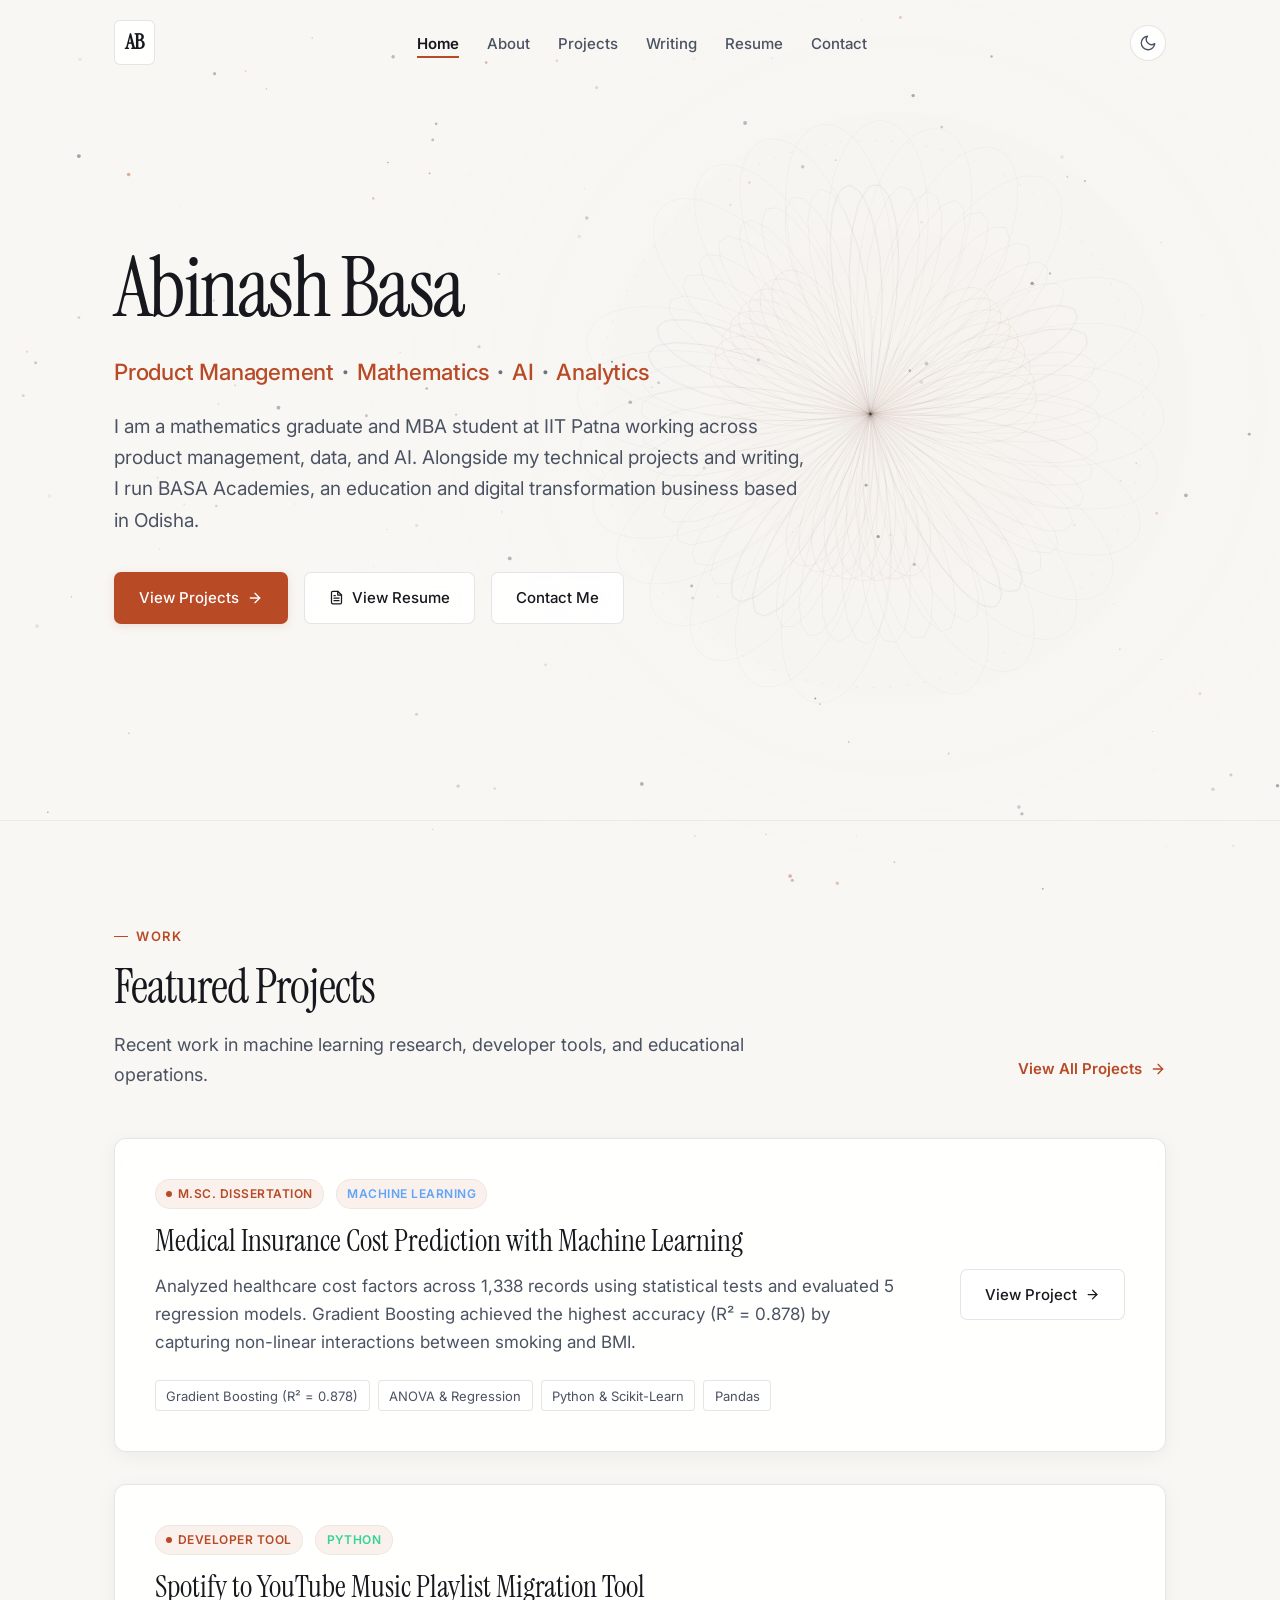
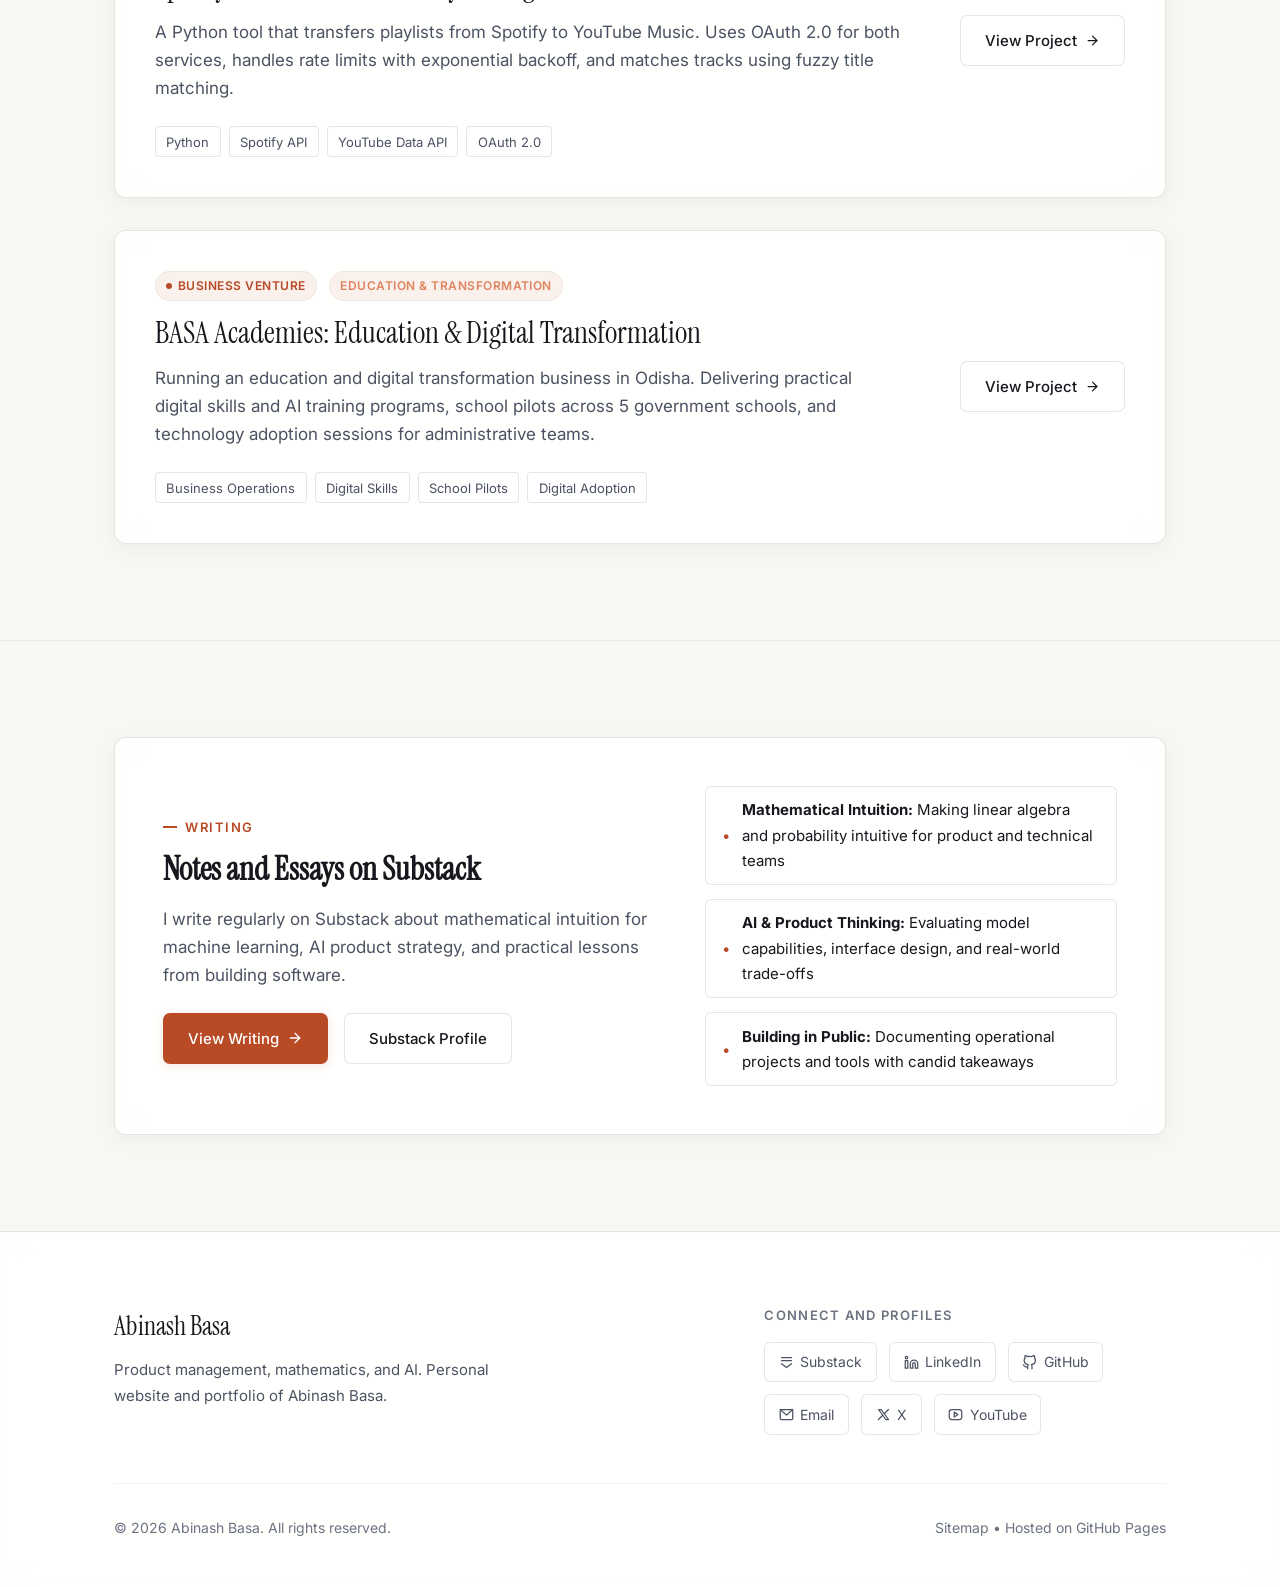
<file: index.html>
﻿<!DOCTYPE html>
<html lang="en">
<head>
  <meta charset="UTF-8">
  <meta name="viewport" content="width=device-width, initial-scale=1.0">

  <!-- Primary Meta Tags -->
  <title>Abinash Basa : Mathematics, Product, AI</title>
  <meta name="title" content="Abinash Basa : Mathematics, Product, AI">
  <meta name="description" content="Personal website of Abinash Basa. Studying product management, mathematics, and artificial intelligence at IIT Patna.">
  <meta name="author" content="Abinash Basa">
  <link rel="canonical" href="https://abinash-basa.github.io/">

  <!-- Open Graph / Facebook / LinkedIn -->
  <meta property="og:type" content="website">
  <meta property="og:url" content="https://abinash-basa.github.io/">
  <meta property="og:title" content="Abinash Basa : Mathematics, Product, AI">
  <meta property="og:description" content="Personal website of Abinash Basa. Studying product management, mathematics, and artificial intelligence at IIT Patna.">
  <meta property="og:image" content="https://abinash-basa.github.io/assets/images/og-preview.png">

  <!-- Twitter / X -->
  <meta name="twitter:card" content="summary_large_image">
  <meta name="twitter:url" content="https://abinash-basa.github.io/">
  <meta name="twitter:title" content="Abinash Basa : Mathematics, Product, AI">
  <meta name="twitter:description" content="Personal website of Abinash Basa. Studying product management, mathematics, and artificial intelligence at IIT Patna.">
  <meta name="twitter:image" content="https://abinash-basa.github.io/assets/images/og-preview.png">

  <!-- Favicon -->
  <link rel="icon" href="favicon.svg" type="image/svg+xml">

  <!-- Google Fonts -->
  <link rel="preconnect" href="https://fonts.googleapis.com">
  <link rel="preconnect" href="https://fonts.gstatic.com" crossorigin>
  <link href="https://fonts.googleapis.com/css2?family=Instrument+Serif:ital@0;1&family=Inter:ital,opsz,wght@0,14..32,400;0,14..32,500;0,14..32,600;0,14..32,700;1,14..32,400&display=swap" rel="stylesheet">

  <!-- Universal Stylesheets -->
  <link rel="stylesheet" href="css/main.css">
  <script type="application/ld+json">
  {
  "@context": "https://schema.org",
  "@graph": [
    {
      "@type": "Person",
      "@id": "https://abinash-basa.github.io/#person",
      "name": "Abinash Basa",
      "alternateName": "Abinash Kumar Basa",
      "url": "https://abinash-basa.github.io/",
      "image": "https://abinash-basa.github.io/assets/images/og-preview.png",
      "jobTitle": "Product Management and Analytics",
      "description": "Product management, mathematics, and artificial intelligence.",
      "alumniOf": [
        {
          "@type": "CollegeOrUniversity",
          "name": "Indian Institute of Technology Patna"
        },
        {
          "@type": "CollegeOrUniversity",
          "name": "Lovely Professional University"
        },
        {
          "@type": "CollegeOrUniversity",
          "name": "MPC Autonomous College"
        }
      ],
      "sameAs": [
        "https://substack.com/@abinashbasa",
        "https://www.linkedin.com/in/theabinashbasa",
        "https://github.com/abinash-basa",
        "https://x.com/AbinashBasa1",
        "https://www.youtube.com/@ventbyakb"
      ]
    },
    {
      "@type": "WebSite",
      "@id": "https://abinash-basa.github.io/#website",
      "url": "https://abinash-basa.github.io/",
      "name": "Abinash Basa",
      "description": "Personal website of Abinash Basa.",
      "publisher": {
        "@id": "https://abinash-basa.github.io/#person"
      }
    }
  ]
}
  </script>
  <link rel="stylesheet" href="css/home.css">
</head>
<body data-page="home">
  <canvas id="cosmicCanvas" aria-hidden="true"></canvas>

  <a href="#mainContent" class="skip-link">Skip to main content</a>
  <header class="site-nav" id="siteNav">
    <div class="container nav-inner">
      <a href="index.html" class="nav-brand" aria-label="Abinash Basa Home">
        <span class="brand-monogram">AB</span>
      </a>

      <nav aria-label="Primary Navigation">
        <ul class="nav-menu" id="navMenu">
          <li><a href="index.html" class="nav-link is-active">Home</a></li>
          <li><a href="about.html" class="nav-link ">About</a></li>
          <li><a href="projects.html" class="nav-link ">Projects</a></li>
          <li><a href="writing.html" class="nav-link ">Writing</a></li>
          <li><a href="resume.html" class="nav-link ">Resume</a></li>
          <li><a href="contact.html" class="nav-link ">Contact</a></li>
        </ul>
      </nav>

      <div class="nav-actions">
        <button class="theme-toggle-btn" id="themeToggle" aria-label="Toggle theme">
          <svg width="18" height="18" viewBox="0 0 24 24" fill="none" stroke="currentColor" stroke-width="1.8" stroke-linecap="round" stroke-linejoin="round"><circle cx="12" cy="12" r="5"/><line x1="12" y1="1" x2="12" y2="3"/><line x1="12" y1="21" x2="12" y2="23"/><line x1="4.22" y1="4.22" x2="5.64" y2="5.64"/><line x1="18.36" y1="18.36" x2="19.78" y2="19.78"/><line x1="1" y1="12" x2="3" y2="12"/><line x1="21" y1="12" x2="23" y2="12"/><line x1="4.22" y1="19.78" x2="5.64" y2="18.36"/><line x1="18.36" y1="5.64" x2="19.78" y2="4.22"/></svg>
        </button>
        <button class="nav-hamburger" id="navHamburger" aria-label="Toggle navigation menu" aria-expanded="false" aria-controls="navMenu">
          <span></span><span></span><span></span>
        </button>
      </div>
    </div>
  </header>

  <main id="mainContent">
    <!-- Hero Section -->
    <section class="hero-section" id="hero" aria-labelledby="heroHeading">
      <div class="container">
        <div class="hero-content">
          <h1 class="hero-name reveal" id="heroHeading">Abinash Basa</h1>
          <div class="hero-positioning reveal">
            <span>Product Management</span>
            <span class="dot">&bull;</span>
            <span>Mathematics</span>
            <span class="dot">&bull;</span>
            <span>AI</span>
            <span class="dot">&bull;</span>
            <span>Analytics</span>
          </div>
          <p class="hero-statement reveal">
            I am a mathematics graduate and MBA student at IIT Patna working across product management, data, and AI. Alongside my technical projects and writing, I run BASA Academies, an education and digital transformation business based in Odisha.
          </p>
          <div class="hero-actions reveal">
            <a href="#projects" class="btn btn-primary">
              View Projects
              <svg width="16" height="16" viewBox="0 0 24 24" fill="none" stroke="currentColor" stroke-width="2" stroke-linecap="round" stroke-linejoin="round" aria-hidden="true"><line x1="5" y1="12" x2="19" y2="12"/><polyline points="12 5 19 12 12 19"/></svg>
            </a>
            <a href="resume.html" class="btn btn-secondary">
              <svg width="15" height="15" viewBox="0 0 24 24" fill="none" stroke="currentColor" stroke-width="2" stroke-linecap="round" stroke-linejoin="round" aria-hidden="true"><path d="M14 2H6a2 2 0 0 0-2 2v16a2 2 0 0 0 2 2h12a2 2 0 0 0 2-2V8z"/><polyline points="14 2 14 8 20 8"/><line x1="16" y1="13" x2="8" y2="13"/><line x1="16" y1="17" x2="8" y2="17"/><polyline points="10 9 9 9 8 9"/></svg>
              View Resume
            </a>
            <a href="contact.html" class="btn btn-secondary">Contact Me</a>
          </div>
        </div>
      </div>
    </section>

    <!-- Projects Section -->
    <section class="home-section" id="projects" aria-labelledby="projectsHeading">
      <div class="container">
        <div class="section-header-flex reveal">
          <div>
            <span class="section-eyebrow">Work</span>
            <h2 class="section-heading" id="projectsHeading">Featured Projects</h2>
            <p class="section-lead">Recent work in machine learning research, developer tools, and educational operations.</p>
          </div>
          <a href="projects.html" class="btn btn-ghost">
            View All Projects
            <svg width="16" height="16" viewBox="0 0 24 24" fill="none" stroke="currentColor" stroke-width="2" stroke-linecap="round" stroke-linejoin="round" aria-hidden="true"><line x1="5" y1="12" x2="19" y2="12"/><polyline points="12 5 19 12 12 19"/></svg>
          </a>
        </div>

        <div class="featured-grid">
          <!-- Featured 1: Medical Insurance ML -->
          <article class="cosmic-card featured-card reveal">
            <div class="featured-card-info">
              <div class="featured-card-meta">
                <span class="badge"><span class="badge-dot"></span> M.Sc. Dissertation</span>
                <span class="badge" style="color: var(--cat-ai);">Machine Learning</span>
              </div>
              <h3 class="featured-card-title">Medical Insurance Cost Prediction with Machine Learning</h3>
              <p class="featured-card-desc">
                Analyzed healthcare cost factors across 1,338 records using statistical tests and evaluated 5 regression models. Gradient Boosting achieved the highest accuracy (R² = 0.878) by capturing non-linear interactions between smoking and BMI.
              </p>
              <div class="featured-card-tags">
                <span class="tech-tag">Gradient Boosting (R² = 0.878)</span>
                <span class="tech-tag">ANOVA &amp; Regression</span>
                <span class="tech-tag">Python &amp; Scikit-Learn</span>
                <span class="tech-tag">Pandas</span>
              </div>
            </div>
            <div class="featured-card-action">
              <a href="projects/medical-insurance-ml.html" class="btn btn-secondary">
                View Project
                <svg width="15" height="15" viewBox="0 0 24 24" fill="none" stroke="currentColor" stroke-width="2" stroke-linecap="round" stroke-linejoin="round" aria-hidden="true"><line x1="5" y1="12" x2="19" y2="12"/><polyline points="12 5 19 12 12 19"/></svg>
              </a>
            </div>
          </article>

          <!-- Featured 2: Spotify to YouTube Music -->
          <article class="cosmic-card featured-card reveal">
            <div class="featured-card-info">
              <div class="featured-card-meta">
                <span class="badge"><span class="badge-dot"></span> Developer Tool</span>
                <span class="badge" style="color: var(--cat-tools);">Python</span>
              </div>
              <h3 class="featured-card-title">Spotify to YouTube Music Playlist Migration Tool</h3>
              <p class="featured-card-desc">
                A Python tool that transfers playlists from Spotify to YouTube Music. Uses OAuth 2.0 for both services, handles rate limits with exponential backoff, and matches tracks using fuzzy title matching.
              </p>
              <div class="featured-card-tags">
                <span class="tech-tag">Python</span>
                <span class="tech-tag">Spotify API</span>
                <span class="tech-tag">YouTube Data API</span>
                <span class="tech-tag">OAuth 2.0</span>
              </div>
            </div>
            <div class="featured-card-action">
              <a href="projects/spotify-ytmusic-migration.html" class="btn btn-secondary">
                View Project
                <svg width="15" height="15" viewBox="0 0 24 24" fill="none" stroke="currentColor" stroke-width="2" stroke-linecap="round" stroke-linejoin="round" aria-hidden="true"><line x1="5" y1="12" x2="19" y2="12"/><polyline points="12 5 19 12 12 19"/></svg>
              </a>
            </div>
          </article>

          <!-- Featured 3: BASA Academies -->
          <article class="cosmic-card featured-card reveal">
            <div class="featured-card-info">
              <div class="featured-card-meta">
                <span class="badge"><span class="badge-dot"></span> Business Venture</span>
                <span class="badge" style="color: var(--cat-product);">Education &amp; Transformation</span>
              </div>
              <h3 class="featured-card-title">BASA Academies: Education &amp; Digital Transformation</h3>
              <p class="featured-card-desc">
                Running an education and digital transformation business in Odisha. Delivering practical digital skills and AI training programs, school pilots across 5 government schools, and technology adoption sessions for administrative teams.
              </p>
              <div class="featured-card-tags">
                <span class="tech-tag">Business Operations</span>
                <span class="tech-tag">Digital Skills</span>
                <span class="tech-tag">School Pilots</span>
                <span class="tech-tag">Digital Adoption</span>
              </div>
            </div>
            <div class="featured-card-action">
              <a href="projects/basa-academies.html" class="btn btn-secondary">
                View Project
                <svg width="15" height="15" viewBox="0 0 24 24" fill="none" stroke="currentColor" stroke-width="2" stroke-linecap="round" stroke-linejoin="round" aria-hidden="true"><line x1="5" y1="12" x2="19" y2="12"/><polyline points="12 5 19 12 12 19"/></svg>
              </a>
            </div>
          </article>
        </div>
      </div>
    </section>

    <!-- Writing Spotlight -->
    <section class="home-section" id="writing-spotlight" aria-labelledby="writingSpotlightHeading">
      <div class="container">
        <div class="cosmic-card writing-spotlight-box reveal">
          <div>
            <span class="section-eyebrow">Writing</span>
            <h2 class="writing-spotlight-title" id="writingSpotlightHeading">Notes and Essays on Substack</h2>
            <p class="writing-spotlight-desc">
              I write regularly on Substack about mathematical intuition for machine learning, AI product strategy, and practical lessons from building software.
            </p>
            <div style="display: flex; gap: 1rem; flex-wrap: wrap;">
              <a href="writing.html" class="btn btn-primary">
                View Writing
                <svg width="16" height="16" viewBox="0 0 24 24" fill="none" stroke="currentColor" stroke-width="2" stroke-linecap="round" stroke-linejoin="round" aria-hidden="true"><line x1="5" y1="12" x2="19" y2="12"/><polyline points="12 5 19 12 12 19"/></svg>
              </a>
              <a href="https://substack.com/@abinashbasa" target="_blank" rel="noopener noreferrer" class="btn btn-secondary">
                Substack Profile
              </a>
            </div>
          </div>

          <div>
            <ul class="writing-topics-list">
              <li class="writing-topic-item">
                <span class="writing-topic-icon">&bull;</span>
                <span><strong>Mathematical Intuition:</strong> Making linear algebra and probability intuitive for product and technical teams</span>
              </li>
              <li class="writing-topic-item">
                <span class="writing-topic-icon">&bull;</span>
                <span><strong>AI &amp; Product Thinking:</strong> Evaluating model capabilities, interface design, and real-world trade-offs</span>
              </li>
              <li class="writing-topic-item">
                <span class="writing-topic-icon">&bull;</span>
                <span><strong>Building in Public:</strong> Documenting operational projects and tools with candid takeaways</span>
              </li>
            </ul>
          </div>
        </div>
      </div>
    </section>
  </main>

  <footer class="site-footer">
    <div class="container">
      <div class="footer-grid">
        <div class="footer-brand">
          <h2>Abinash Basa</h2>
          <p>Product management, mathematics, and AI. Personal website and portfolio of Abinash Basa.</p>
        </div>

        <div class="footer-links-group">
          <span class="footer-links-title">Connect and Profiles</span>
          <div class="footer-social-row">
            <a href="https://substack.com/@abinashbasa" target="_blank" rel="noopener noreferrer" class="footer-social-link">
              <svg width="15" height="15" viewBox="0 0 24 24" fill="none" stroke="currentColor" stroke-width="2" stroke-linecap="round" stroke-linejoin="round"><line x1="4" y1="4" x2="20" y2="4"/><line x1="4" y1="9" x2="20" y2="9"/><path d="M4 14l8 6 8-6"/></svg>
              Substack
            </a>
            <a href="https://www.linkedin.com/in/theabinashbasa" target="_blank" rel="noopener noreferrer" class="footer-social-link">
              <svg width="15" height="15" viewBox="0 0 24 24" fill="none" stroke="currentColor" stroke-width="2" stroke-linecap="round" stroke-linejoin="round"><path d="M16 8a6 6 0 0 1 6 6v7h-4v-7a2 2 0 0 0-4 0v7h-4v-7a6 6 0 0 1 6-6z"/><rect x="2" y="9" width="4" height="12"/><circle cx="4" cy="4" r="2"/></svg>
              LinkedIn
            </a>
            <a href="https://github.com/abinash-basa" target="_blank" rel="noopener noreferrer" class="footer-social-link">
              <svg width="15" height="15" viewBox="0 0 24 24" fill="none" stroke="currentColor" stroke-width="2" stroke-linecap="round" stroke-linejoin="round"><path d="M9 19c-5 1.5-5-2.5-7-3m14 6v-3.87a3.37 3.37 0 0 0-.94-2.61c3.14-.35 6.44-1.54 6.44-7A5.44 5.44 0 0 0 20 4.77 5.07 5.07 0 0 0 19.91 1S18.73.65 16 2.48a13.38 13.38 0 0 0-7 0C6.27.65 5.09 1 5.09 1A5.07 5.07 0 0 0 5 4.77a5.44 5.44 0 0 0-1.5 3.78c0 5.42 3.3 6.61 6.44 7A3.37 3.37 0 0 0 9 18.13V22"/></svg>
              GitHub
            </a>
            <a href="mailto:abinashbasa15@gmail.com" class="footer-social-link">
              <svg width="15" height="15" viewBox="0 0 24 24" fill="none" stroke="currentColor" stroke-width="2" stroke-linecap="round" stroke-linejoin="round"><rect x="2" y="4" width="20" height="16" rx="2"/><polyline points="22,4 12,13 2,4"/></svg>
              Email
            </a>
            <a href="https://x.com/AbinashBasa1" target="_blank" rel="noopener noreferrer" class="footer-social-link">
              <svg width="15" height="15" viewBox="0 0 24 24" fill="none" stroke="currentColor" stroke-width="2" stroke-linecap="round" stroke-linejoin="round"><path d="M4 4l11.733 16h4.267l-11.733 -16z"/><path d="M4 20l6.768 -6.768m2.46 -2.46l6.772 -6.772"/></svg>
              X
            </a>
            <a href="https://www.youtube.com/@ventbyakb" target="_blank" rel="noopener noreferrer" class="footer-social-link">
              <svg width="15" height="15" viewBox="0 0 24 24" fill="none" stroke="currentColor" stroke-width="2" stroke-linecap="round" stroke-linejoin="round"><rect x="2" y="4" width="20" height="16" rx="4"/><polygon points="10,8 16,12 10,16"/></svg>
              YouTube
            </a>
          </div>
        </div>
      </div>

      <div class="footer-bottom">
        <p>&copy; 2026 Abinash Basa. All rights reserved.</p>
        <p><a href="sitemap.xml" style="color: var(--text-muted);">Sitemap</a> &bull; Hosted on GitHub Pages</p>
      </div>
    </div>
  </footer>

  <script src="js/cosmic-background.js" defer></script>
  <script src="js/main.js" defer></script>
</body>
</html>
</file>
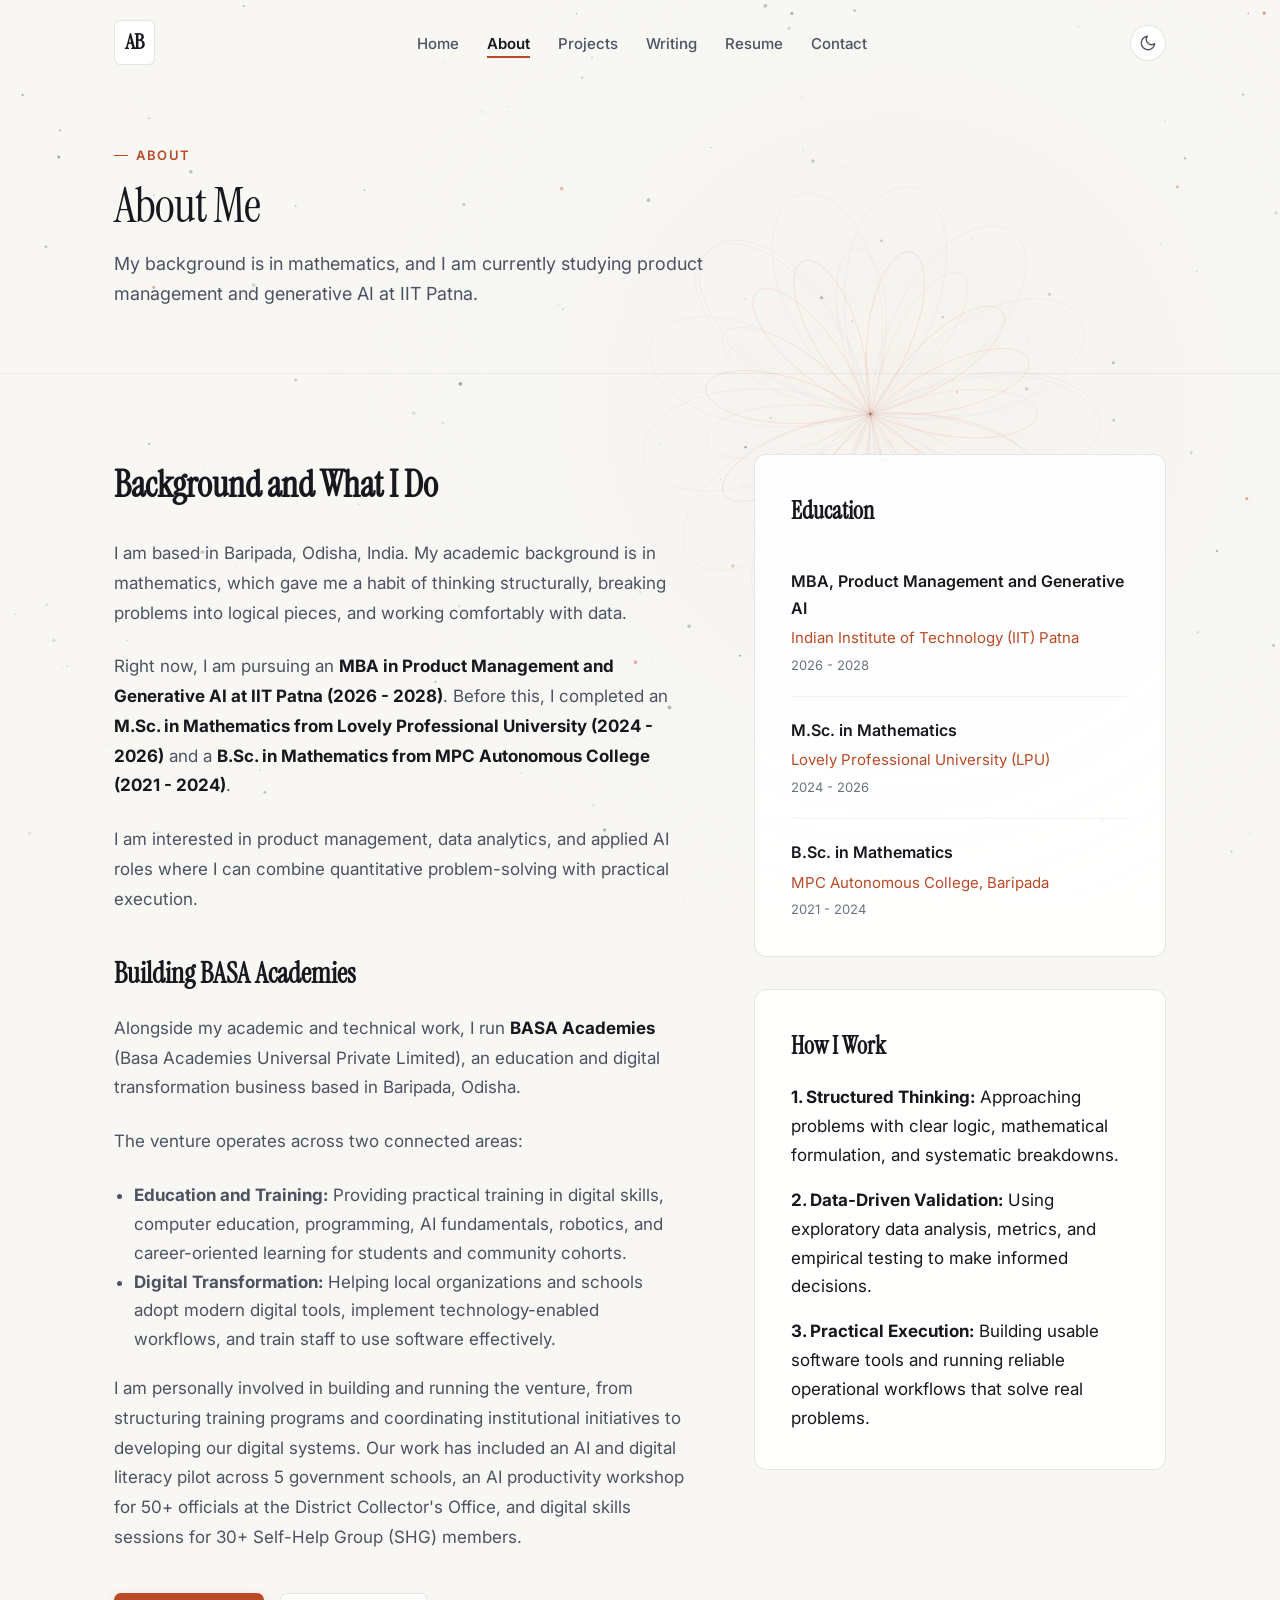
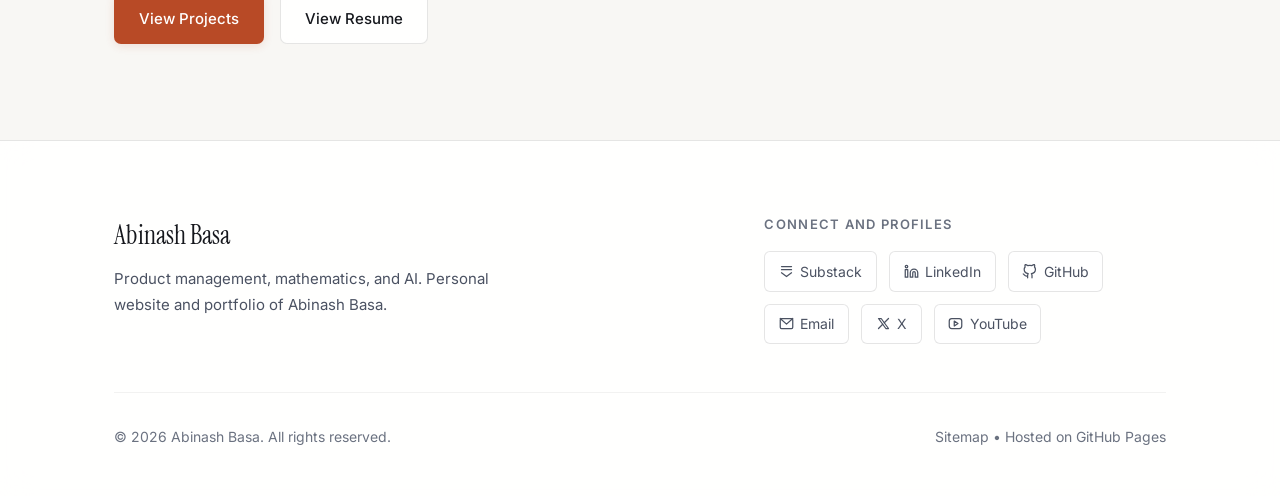
<file: about.html>
﻿<!DOCTYPE html>
<html lang="en">
<head>
  <meta charset="UTF-8">
  <meta name="viewport" content="width=device-width, initial-scale=1.0">

  <!-- Primary Meta Tags -->
  <title>About : Abinash Basa</title>
  <meta name="title" content="About : Abinash Basa">
  <meta name="description" content="About Abinash Basa: Background in mathematics, studying product management and AI at IIT Patna, and leading educational operations.">
  <meta name="author" content="Abinash Basa">
  <link rel="canonical" href="https://abinash-basa.github.io/about.html">

  <!-- Open Graph / Facebook / LinkedIn -->
  <meta property="og:type" content="website">
  <meta property="og:url" content="https://abinash-basa.github.io/about.html">
  <meta property="og:title" content="About : Abinash Basa">
  <meta property="og:description" content="About Abinash Basa: Background in mathematics, studying product management and AI at IIT Patna, and leading educational operations.">
  <meta property="og:image" content="https://abinash-basa.github.io/assets/images/og-preview.png">

  <!-- Twitter / X -->
  <meta name="twitter:card" content="summary_large_image">
  <meta name="twitter:url" content="https://abinash-basa.github.io/about.html">
  <meta name="twitter:title" content="About : Abinash Basa">
  <meta name="twitter:description" content="About Abinash Basa: Background in mathematics, studying product management and AI at IIT Patna, and leading educational operations.">
  <meta name="twitter:image" content="https://abinash-basa.github.io/assets/images/og-preview.png">

  <!-- Favicon -->
  <link rel="icon" href="favicon.svg" type="image/svg+xml">

  <!-- Google Fonts -->
  <link rel="preconnect" href="https://fonts.googleapis.com">
  <link rel="preconnect" href="https://fonts.gstatic.com" crossorigin>
  <link href="https://fonts.googleapis.com/css2?family=Instrument+Serif:ital@0;1&family=Inter:ital,opsz,wght@0,14..32,400;0,14..32,500;0,14..32,600;0,14..32,700;1,14..32,400&display=swap" rel="stylesheet">

  <!-- Universal Stylesheets -->
  <link rel="stylesheet" href="css/main.css">
  <script type="application/ld+json">
  {
  "@context": "https://schema.org",
  "@type": "BreadcrumbList",
  "itemListElement": [
    {
      "@type": "ListItem",
      "position": 1,
      "name": "Home",
      "item": "https://abinash-basa.github.io/"
    },
    {
      "@type": "ListItem",
      "position": 2,
      "name": "About",
      "item": "https://abinash-basa.github.io/about.html"
    }
  ]
}
  </script>
  <style>
    .about-hero {
      padding: 8.5rem 0 4rem;
      border-bottom: 1px solid var(--border-subtle);
    }
    .about-grid {
      display: grid;
      grid-template-columns: 1.4fr 1fr;
      gap: 4rem;
      padding: 5rem 0 6rem;
    }
    .about-prose p {
      font-size: 1.0625rem;
      line-height: 1.75;
      color: var(--text-secondary);
      margin-bottom: 1.5rem;
    }
    .about-prose p strong {
      color: var(--text);
    }
    .about-highlight-box {
      padding: 2.25rem;
      border-radius: 12px;
      background: var(--bg-surface);
      border: 1px solid var(--border);
      margin-bottom: 2rem;
    }
    .about-highlight-box h3 {
      font-family: var(--font-serif);
      font-size: 1.5rem;
      color: var(--text);
      margin-bottom: 1rem;
    }
    .education-card {
      padding: 1.25rem 0;
      border-bottom: 1px solid var(--border-subtle);
    }
    .education-card:last-child {
      border-bottom: none;
      padding-bottom: 0;
    }
    .education-degree {
      font-weight: 600;
      color: var(--text);
      font-size: 1rem;
    }
    .education-inst {
      color: var(--accent);
      font-size: 0.9375rem;
      margin: 0.2rem 0;
    }
    .education-year {
      font-size: 0.8125rem;
      color: var(--text-muted);
    }
    @media (max-width: 860px) {
      .about-grid {
        grid-template-columns: 1fr;
        gap: 3rem;
      }
    }
  </style>
</head>
<body data-page="about">
  <canvas id="cosmicCanvas" aria-hidden="true"></canvas>

  <a href="#mainContent" class="skip-link">Skip to main content</a>
  <header class="site-nav" id="siteNav">
    <div class="container nav-inner">
      <a href="index.html" class="nav-brand" aria-label="Abinash Basa Home">
        <span class="brand-monogram">AB</span>
      </a>

      <nav aria-label="Primary Navigation">
        <ul class="nav-menu" id="navMenu">
          <li><a href="index.html" class="nav-link ">Home</a></li>
          <li><a href="about.html" class="nav-link is-active">About</a></li>
          <li><a href="projects.html" class="nav-link ">Projects</a></li>
          <li><a href="writing.html" class="nav-link ">Writing</a></li>
          <li><a href="resume.html" class="nav-link ">Resume</a></li>
          <li><a href="contact.html" class="nav-link ">Contact</a></li>
        </ul>
      </nav>

      <div class="nav-actions">
        <button class="theme-toggle-btn" id="themeToggle" aria-label="Toggle theme">
          <svg width="18" height="18" viewBox="0 0 24 24" fill="none" stroke="currentColor" stroke-width="1.8" stroke-linecap="round" stroke-linejoin="round"><circle cx="12" cy="12" r="5"/><line x1="12" y1="1" x2="12" y2="3"/><line x1="12" y1="21" x2="12" y2="23"/><line x1="4.22" y1="4.22" x2="5.64" y2="5.64"/><line x1="18.36" y1="18.36" x2="19.78" y2="19.78"/><line x1="1" y1="12" x2="3" y2="12"/><line x1="21" y1="12" x2="23" y2="12"/><line x1="4.22" y1="19.78" x2="5.64" y2="18.36"/><line x1="18.36" y1="5.64" x2="19.78" y2="4.22"/></svg>
        </button>
        <button class="nav-hamburger" id="navHamburger" aria-label="Toggle navigation menu" aria-expanded="false" aria-controls="navMenu">
          <span></span><span></span><span></span>
        </button>
      </div>
    </div>
  </header>

  <main id="mainContent">
    <header class="about-hero" aria-labelledby="aboutHeading">
      <div class="container">
        <span class="section-eyebrow reveal">About</span>
        <h1 class="section-heading reveal" id="aboutHeading">About Me</h1>
        <p class="section-lead reveal">
          My background is in mathematics, and I am currently studying product management and generative AI at IIT Patna.
        </p>
      </div>
    </header>

    <section class="about-story-section">
      <div class="container">
        <div class="about-grid">
          <div class="about-prose reveal">
            <h2 style="font-family: var(--font-serif); font-size: 2.25rem; margin-bottom: 1.5rem; color: var(--text);">
              Background and What I Do
            </h2>
            <p>
              I am based in Baripada, Odisha, India. My academic background is in mathematics, which gave me a habit of thinking structurally, breaking problems into logical pieces, and working comfortably with data.
            </p>
            <p>
              Right now, I am pursuing an <strong>MBA in Product Management and Generative AI at IIT Patna (2026 - 2028)</strong>. Before this, I completed an <strong>M.Sc. in Mathematics from Lovely Professional University (2024 - 2026)</strong> and a <strong>B.Sc. in Mathematics from MPC Autonomous College (2021 - 2024)</strong>.
            </p>
            <p>
              I am interested in product management, data analytics, and applied AI roles where I can combine quantitative problem-solving with practical execution.
            </p>

            <h3 style="font-family: var(--font-serif); font-size: 1.75rem; margin-top: 2.25rem; margin-bottom: 1rem; color: var(--text);">
              Building BASA Academies
            </h3>
            <p>
              Alongside my academic and technical work, I run <strong>BASA Academies</strong> (Basa Academies Universal Private Limited), an education and digital transformation business based in Baripada, Odisha.
            </p>
            <p>
              The venture operates across two connected areas:
            </p>
            <ul style="margin-bottom: 1.25rem; padding-left: 1.25rem; line-height: 1.7; color: var(--text-secondary);">
              <li><strong>Education and Training:</strong> Providing practical training in digital skills, computer education, programming, AI fundamentals, robotics, and career-oriented learning for students and community cohorts.</li>
              <li><strong>Digital Transformation:</strong> Helping local organizations and schools adopt modern digital tools, implement technology-enabled workflows, and train staff to use software effectively.</li>
            </ul>
            <p>
              I am personally involved in building and running the venture, from structuring training programs and coordinating institutional initiatives to developing our digital systems. Our work has included an AI and digital literacy pilot across 5 government schools, an AI productivity workshop for 50+ officials at the District Collector's Office, and digital skills sessions for 30+ Self-Help Group (SHG) members.
            </p>

            <div style="margin-top: 2.5rem; display: flex; gap: 1rem; flex-wrap: wrap;">
              <a href="projects.html" class="btn btn-primary">View Projects</a>
              <a href="resume.html" class="btn btn-secondary">View Resume</a>
            </div>
          </div>

          <div class="reveal">
            <!-- Academic Credentials -->
            <div class="about-highlight-box">
              <h3>Education</h3>
              <div class="education-card">
                <div class="education-degree">MBA, Product Management and Generative AI</div>
                <div class="education-inst">Indian Institute of Technology (IIT) Patna</div>
                <div class="education-year">2026 - 2028</div>
              </div>
              <div class="education-card">
                <div class="education-degree">M.Sc. in Mathematics</div>
                <div class="education-inst">Lovely Professional University (LPU)</div>
                <div class="education-year">2024 - 2026</div>
              </div>
              <div class="education-card">
                <div class="education-degree">B.Sc. in Mathematics</div>
                <div class="education-inst">MPC Autonomous College, Baripada</div>
                <div class="education-year">2021 - 2024</div>
              </div>
            </div>

            <!-- Operating Principles -->
            <div class="about-highlight-box">
              <h3>How I Work</h3>
              <p style="margin-bottom: 1rem;">
                <strong>1. Structured Thinking:</strong> Approaching problems with clear logic, mathematical formulation, and systematic breakdowns.
              </p>
              <p style="margin-bottom: 1rem;">
                <strong>2. Data-Driven Validation:</strong> Using exploratory data analysis, metrics, and empirical testing to make informed decisions.
              </p>
              <p>
                <strong>3. Practical Execution:</strong> Building usable software tools and running reliable operational workflows that solve real problems.
              </p>
            </div>
          </div>
        </div>
      </div>
    </section>
  </main>

  <footer class="site-footer">
    <div class="container">
      <div class="footer-grid">
        <div class="footer-brand">
          <h2>Abinash Basa</h2>
          <p>Product management, mathematics, and AI. Personal website and portfolio of Abinash Basa.</p>
        </div>

        <div class="footer-links-group">
          <span class="footer-links-title">Connect and Profiles</span>
          <div class="footer-social-row">
            <a href="https://substack.com/@abinashbasa" target="_blank" rel="noopener noreferrer" class="footer-social-link">
              <svg width="15" height="15" viewBox="0 0 24 24" fill="none" stroke="currentColor" stroke-width="2" stroke-linecap="round" stroke-linejoin="round"><line x1="4" y1="4" x2="20" y2="4"/><line x1="4" y1="9" x2="20" y2="9"/><path d="M4 14l8 6 8-6"/></svg>
              Substack
            </a>
            <a href="https://www.linkedin.com/in/theabinashbasa" target="_blank" rel="noopener noreferrer" class="footer-social-link">
              <svg width="15" height="15" viewBox="0 0 24 24" fill="none" stroke="currentColor" stroke-width="2" stroke-linecap="round" stroke-linejoin="round"><path d="M16 8a6 6 0 0 1 6 6v7h-4v-7a2 2 0 0 0-4 0v7h-4v-7a6 6 0 0 1 6-6z"/><rect x="2" y="9" width="4" height="12"/><circle cx="4" cy="4" r="2"/></svg>
              LinkedIn
            </a>
            <a href="https://github.com/abinash-basa" target="_blank" rel="noopener noreferrer" class="footer-social-link">
              <svg width="15" height="15" viewBox="0 0 24 24" fill="none" stroke="currentColor" stroke-width="2" stroke-linecap="round" stroke-linejoin="round"><path d="M9 19c-5 1.5-5-2.5-7-3m14 6v-3.87a3.37 3.37 0 0 0-.94-2.61c3.14-.35 6.44-1.54 6.44-7A5.44 5.44 0 0 0 20 4.77 5.07 5.07 0 0 0 19.91 1S18.73.65 16 2.48a13.38 13.38 0 0 0-7 0C6.27.65 5.09 1 5.09 1A5.07 5.07 0 0 0 5 4.77a5.44 5.44 0 0 0-1.5 3.78c0 5.42 3.3 6.61 6.44 7A3.37 3.37 0 0 0 9 18.13V22"/></svg>
              GitHub
            </a>
            <a href="mailto:abinashbasa15@gmail.com" class="footer-social-link">
              <svg width="15" height="15" viewBox="0 0 24 24" fill="none" stroke="currentColor" stroke-width="2" stroke-linecap="round" stroke-linejoin="round"><rect x="2" y="4" width="20" height="16" rx="2"/><polyline points="22,4 12,13 2,4"/></svg>
              Email
            </a>
            <a href="https://x.com/AbinashBasa1" target="_blank" rel="noopener noreferrer" class="footer-social-link">
              <svg width="15" height="15" viewBox="0 0 24 24" fill="none" stroke="currentColor" stroke-width="2" stroke-linecap="round" stroke-linejoin="round"><path d="M4 4l11.733 16h4.267l-11.733 -16z"/><path d="M4 20l6.768 -6.768m2.46 -2.46l6.772 -6.772"/></svg>
              X
            </a>
            <a href="https://www.youtube.com/@ventbyakb" target="_blank" rel="noopener noreferrer" class="footer-social-link">
              <svg width="15" height="15" viewBox="0 0 24 24" fill="none" stroke="currentColor" stroke-width="2" stroke-linecap="round" stroke-linejoin="round"><rect x="2" y="4" width="20" height="16" rx="4"/><polygon points="10,8 16,12 10,16"/></svg>
              YouTube
            </a>
          </div>
        </div>
      </div>

      <div class="footer-bottom">
        <p>&copy; 2026 Abinash Basa. All rights reserved.</p>
        <p><a href="sitemap.xml" style="color: var(--text-muted);">Sitemap</a> &bull; Hosted on GitHub Pages</p>
      </div>
    </div>
  </footer>

  <script src="js/cosmic-background.js" defer></script>
  <script src="js/main.js" defer></script>
</body>
</html>
</file>
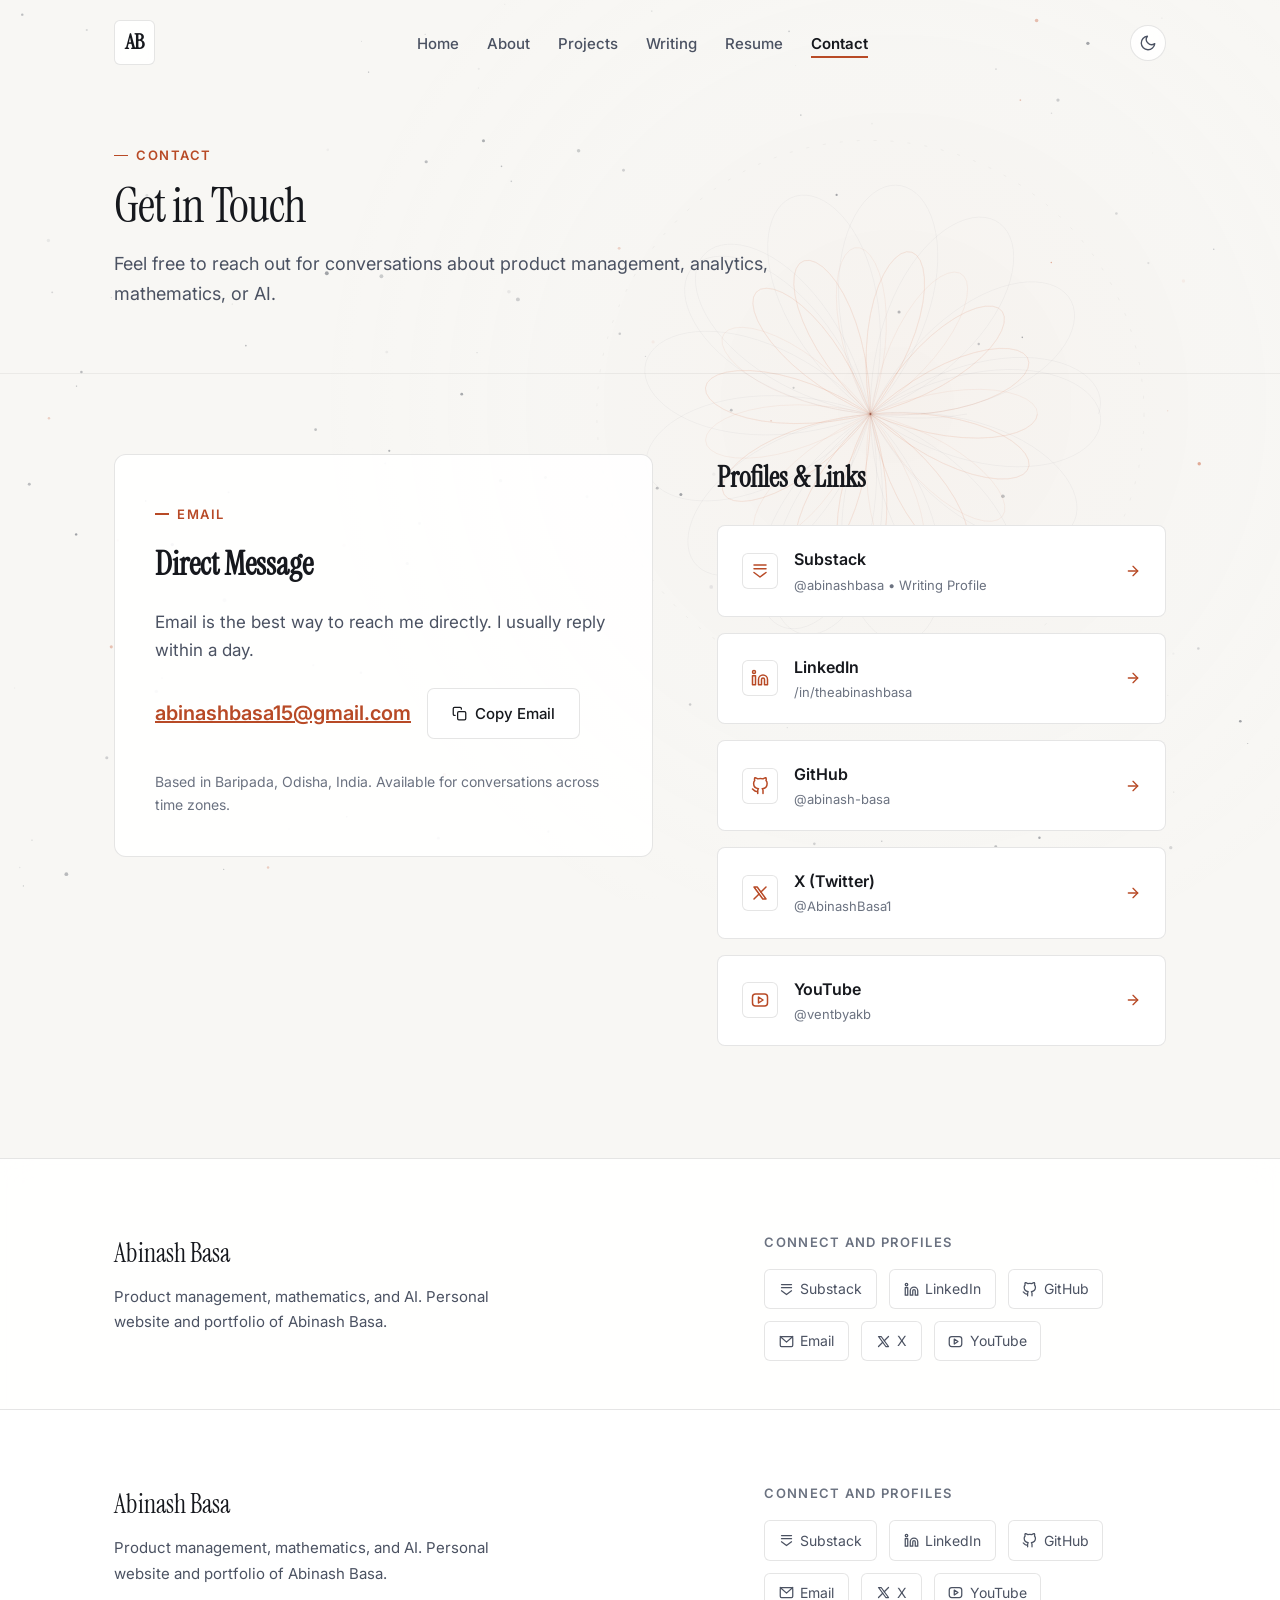
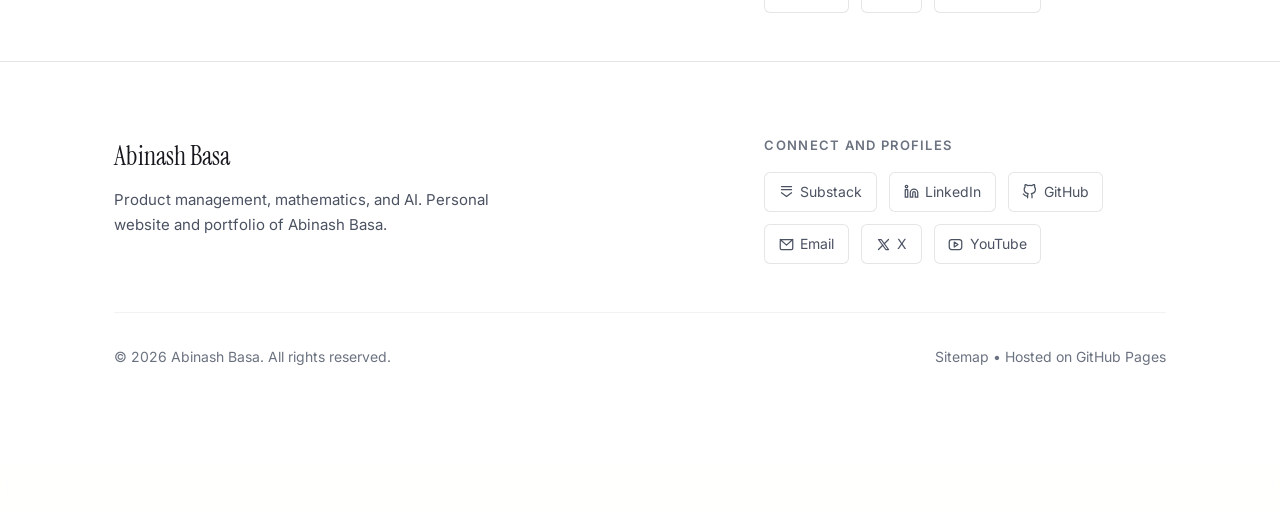
<file: contact.html>
﻿<!DOCTYPE html>
<html lang="en">
<head>
  <meta charset="UTF-8">
  <meta name="viewport" content="width=device-width, initial-scale=1.0">

  <!-- Primary Meta Tags -->
  <title>Contact : Abinash Basa</title>
  <meta name="title" content="Contact : Abinash Basa">
  <meta name="description" content="Get in touch with Abinash Basa for conversations on product management, data analytics, applied mathematics, and AI.">
  <meta name="author" content="Abinash Basa">
  <link rel="canonical" href="https://abinash-basa.github.io/contact.html">

  <!-- Open Graph / Facebook / LinkedIn -->
  <meta property="og:type" content="website">
  <meta property="og:url" content="https://abinash-basa.github.io/contact.html">
  <meta property="og:title" content="Contact : Abinash Basa">
  <meta property="og:description" content="Get in touch with Abinash Basa for conversations on product management, data analytics, applied mathematics, and AI.">
  <meta property="og:image" content="https://abinash-basa.github.io/assets/images/og-preview.png">

  <!-- Twitter / X -->
  <meta name="twitter:card" content="summary_large_image">
  <meta name="twitter:url" content="https://abinash-basa.github.io/contact.html">
  <meta name="twitter:title" content="Contact : Abinash Basa">
  <meta name="twitter:description" content="Get in touch with Abinash Basa for conversations on product management, data analytics, applied mathematics, and AI.">
  <meta name="twitter:image" content="https://abinash-basa.github.io/assets/images/og-preview.png">

  <!-- Favicon -->
  <link rel="icon" href="favicon.svg" type="image/svg+xml">

  <!-- Google Fonts -->
  <link rel="preconnect" href="https://fonts.googleapis.com">
  <link rel="preconnect" href="https://fonts.gstatic.com" crossorigin>
  <link href="https://fonts.googleapis.com/css2?family=Instrument+Serif:ital@0;1&family=Inter:ital,opsz,wght@0,14..32,400;0,14..32,500;0,14..32,600;0,14..32,700;1,14..32,400&display=swap" rel="stylesheet">

  <!-- Universal Stylesheets -->
  <link rel="stylesheet" href="css/main.css">
  <script type="application/ld+json">
  {
  "@context": "https://schema.org",
  "@type": "BreadcrumbList",
  "itemListElement": [
    {
      "@type": "ListItem",
      "position": 1,
      "name": "Home",
      "item": "https://abinash-basa.github.io/"
    },
    {
      "@type": "ListItem",
      "position": 2,
      "name": "Contact",
      "item": "https://abinash-basa.github.io/contact.html"
    }
  ]
}
  </script>
  <style>
    .contact-hero {
      padding: 8.5rem 0 4rem;
      border-bottom: 1px solid var(--border-subtle);
    }
    .contact-grid {
      display: grid;
      grid-template-columns: 1.2fr 1fr;
      gap: 4rem;
      padding: 5rem 0 7rem;
      align-items: start;
    }
    .contact-card-box {
      padding: 2.5rem;
      border-radius: 12px;
      background: var(--bg-surface);
      border: 1px solid var(--border);
    }
    .contact-email-row {
      display: flex;
      align-items: center;
      gap: 1rem;
      margin: 1.5rem 0 2rem;
      flex-wrap: wrap;
    }
    .contact-email-display {
      font-size: 1.25rem;
      font-weight: 600;
      color: var(--accent);
      text-decoration: underline;
    }
    .contact-channels-grid {
      display: grid;
      grid-template-columns: 1fr;
      gap: 1rem;
    }
    .channel-link-card {
      display: flex;
      align-items: center;
      justify-content: space-between;
      padding: 1.25rem 1.5rem;
      border-radius: 8px;
      background: var(--bg-surface-elevated);
      border: 1px solid var(--border);
      transition: all var(--duration) var(--ease);
    }
    .channel-link-card:hover {
      border-color: var(--accent);
      transform: translateY(-2px);
      box-shadow: 0 4px 16px var(--accent-glow);
    }
    .channel-info {
      display: flex;
      align-items: center;
      gap: 1rem;
    }
    .channel-icon {
      width: 2.25rem;
      height: 2.25rem;
      display: flex;
      align-items: center;
      justify-content: center;
      border-radius: 6px;
      background: var(--bg-surface);
      border: 1px solid var(--border);
      color: var(--accent);
    }
    .channel-name {
      font-weight: 600;
      color: var(--text);
      font-size: 1rem;
    }
    .channel-handle {
      font-size: 0.8125rem;
      color: var(--text-muted);
    }
    @media (max-width: 860px) {
      .contact-grid {
        grid-template-columns: 1fr;
        gap: 3rem;
      }
    }
  </style>
</head>
<body data-page="contact">
  <canvas id="cosmicCanvas" aria-hidden="true"></canvas>

  <a href="#mainContent" class="skip-link">Skip to main content</a>
  <header class="site-nav" id="siteNav">
    <div class="container nav-inner">
      <a href="index.html" class="nav-brand" aria-label="Abinash Basa Home">
        <span class="brand-monogram">AB</span>
      </a>

      <nav aria-label="Primary Navigation">
        <ul class="nav-menu" id="navMenu">
          <li><a href="index.html" class="nav-link ">Home</a></li>
          <li><a href="about.html" class="nav-link ">About</a></li>
          <li><a href="projects.html" class="nav-link ">Projects</a></li>
          <li><a href="writing.html" class="nav-link ">Writing</a></li>
          <li><a href="resume.html" class="nav-link ">Resume</a></li>
          <li><a href="contact.html" class="nav-link is-active">Contact</a></li>
        </ul>
      </nav>

      <div class="nav-actions">
        <button class="theme-toggle-btn" id="themeToggle" aria-label="Toggle theme">
          <svg width="18" height="18" viewBox="0 0 24 24" fill="none" stroke="currentColor" stroke-width="1.8" stroke-linecap="round" stroke-linejoin="round"><circle cx="12" cy="12" r="5"/><line x1="12" y1="1" x2="12" y2="3"/><line x1="12" y1="21" x2="12" y2="23"/><line x1="4.22" y1="4.22" x2="5.64" y2="5.64"/><line x1="18.36" y1="18.36" x2="19.78" y2="19.78"/><line x1="1" y1="12" x2="3" y2="12"/><line x1="21" y1="12" x2="23" y2="12"/><line x1="4.22" y1="19.78" x2="5.64" y2="18.36"/><line x1="18.36" y1="5.64" x2="19.78" y2="4.22"/></svg>
        </button>
        <button class="nav-hamburger" id="navHamburger" aria-label="Toggle navigation menu" aria-expanded="false" aria-controls="navMenu">
          <span></span><span></span><span></span>
        </button>
      </div>
    </div>
  </header>

  <main id="mainContent">
    <header class="contact-hero" aria-labelledby="contactHeading">
      <div class="container">
        <span class="section-eyebrow reveal">Contact</span>
        <h1 class="section-heading reveal" id="contactHeading">Get in Touch</h1>
        <p class="section-lead reveal">
          Feel free to reach out for conversations about product management, analytics, mathematics, or AI.
        </p>
      </div>
    </header>

    <div class="container">
      <div class="contact-grid">
        
        <!-- Direct Email -->
        <div class="contact-card-box reveal">
          <span class="section-eyebrow">Email</span>
          <h2 style="font-family: var(--font-serif); font-size: 2rem; color: var(--text); margin-bottom: 1rem;">
            Direct Message
          </h2>
          <p style="color: var(--text-secondary); line-height: 1.65; margin-bottom: 1.5rem;">
            Email is the best way to reach me directly. I usually reply within a day.
          </p>

          <div class="contact-email-row">
            <a href="mailto:abinashbasa15@gmail.com" class="contact-email-display">
              abinashbasa15@gmail.com
            </a>
            <button class="btn btn-secondary js-copy-email" aria-label="Copy email address to clipboard">
              <svg width="15" height="15" viewBox="0 0 24 24" fill="none" stroke="currentColor" stroke-width="2" stroke-linecap="round" stroke-linejoin="round" aria-hidden="true"><rect x="9" y="9" width="13" height="13" rx="2" ry="2"/><path d="M5 15H4a2 2 0 0 1-2-2V4a2 2 0 0 1 2-2h9a2 2 0 0 1 2 2v1"/></svg>
              Copy Email
            </button>
          </div>

          <p style="font-size: 0.875rem; color: var(--text-muted); line-height: 1.6;">
            Based in Baripada, Odisha, India. Available for conversations across time zones.
          </p>
        </div>

        <!-- Social Channels -->
        <div class="reveal">
          <h2 style="font-family: var(--font-serif); font-size: 1.75rem; color: var(--text); margin-bottom: 1.5rem;">
            Profiles &amp; Links
          </h2>
          
          <div class="contact-channels-grid">
            <a href="https://substack.com/@abinashbasa" target="_blank" rel="noopener noreferrer" class="channel-link-card">
              <div class="channel-info">
                <div class="channel-icon">
                  <svg width="18" height="18" viewBox="0 0 24 24" fill="none" stroke="currentColor" stroke-width="2" stroke-linecap="round" stroke-linejoin="round"><line x1="4" y1="4" x2="20" y2="4"/><line x1="4" y1="9" x2="20" y2="9"/><path d="M4 14l8 6 8-6"/></svg>
                </div>
                <div>
                  <div class="channel-name">Substack</div>
                  <div class="channel-handle">@abinashbasa &bull; Writing Profile</div>
                </div>
              </div>
              <svg width="16" height="16" viewBox="0 0 24 24" fill="none" stroke="currentColor" stroke-width="2" stroke-linecap="round" stroke-linejoin="round" style="color: var(--accent);"><line x1="5" y1="12" x2="19" y2="12"/><polyline points="12 5 19 12 12 19"/></svg>
            </a>

            <a href="https://www.linkedin.com/in/theabinashbasa" target="_blank" rel="noopener noreferrer" class="channel-link-card">
              <div class="channel-info">
                <div class="channel-icon">
                  <svg width="18" height="18" viewBox="0 0 24 24" fill="none" stroke="currentColor" stroke-width="2" stroke-linecap="round" stroke-linejoin="round"><path d="M16 8a6 6 0 0 1 6 6v7h-4v-7a2 2 0 0 0-4 0v7h-4v-7a6 6 0 0 1 6-6z"/><rect x="2" y="9" width="4" height="12"/><circle cx="4" cy="4" r="2"/></svg>
                </div>
                <div>
                  <div class="channel-name">LinkedIn</div>
                  <div class="channel-handle">/in/theabinashbasa</div>
                </div>
              </div>
              <svg width="16" height="16" viewBox="0 0 24 24" fill="none" stroke="currentColor" stroke-width="2" stroke-linecap="round" stroke-linejoin="round" style="color: var(--accent);"><line x1="5" y1="12" x2="19" y2="12"/><polyline points="12 5 19 12 12 19"/></svg>
            </a>

            <a href="https://github.com/abinash-basa" target="_blank" rel="noopener noreferrer" class="channel-link-card">
              <div class="channel-info">
                <div class="channel-icon">
                  <svg width="18" height="18" viewBox="0 0 24 24" fill="none" stroke="currentColor" stroke-width="2" stroke-linecap="round" stroke-linejoin="round"><path d="M9 19c-5 1.5-5-2.5-7-3m14 6v-3.87a3.37 3.37 0 0 0-.94-2.61c3.14-.35 6.44-1.54 6.44-7A5.44 5.44 0 0 0 20 4.77 5.07 5.07 0 0 0 19.91 1S18.73.65 16 2.48a13.38 13.38 0 0 0-7 0C6.27.65 5.09 1 5.09 1A5.07 5.07 0 0 0 5 4.77a5.44 5.44 0 0 0-1.5 3.78c0 5.42 3.3 6.61 6.44 7A3.37 3.37 0 0 0 9 18.13V22"/></svg>
                </div>
                <div>
                  <div class="channel-name">GitHub</div>
                  <div class="channel-handle">@abinash-basa</div>
                </div>
              </div>
              <svg width="16" height="16" viewBox="0 0 24 24" fill="none" stroke="currentColor" stroke-width="2" stroke-linecap="round" stroke-linejoin="round" style="color: var(--accent);"><line x1="5" y1="12" x2="19" y2="12"/><polyline points="12 5 19 12 12 19"/></svg>
            </a>

            <a href="https://x.com/AbinashBasa1" target="_blank" rel="noopener noreferrer" class="channel-link-card">
              <div class="channel-info">
                <div class="channel-icon">
                  <svg width="18" height="18" viewBox="0 0 24 24" fill="none" stroke="currentColor" stroke-width="2" stroke-linecap="round" stroke-linejoin="round"><path d="M4 4l11.733 16h4.267l-11.733 -16z"/><path d="M4 20l6.768 -6.768m2.46 -2.46l6.772 -6.772"/></svg>
                </div>
                <div>
                  <div class="channel-name">X (Twitter)</div>
                  <div class="channel-handle">@AbinashBasa1</div>
                </div>
              </div>
              <svg width="16" height="16" viewBox="0 0 24 24" fill="none" stroke="currentColor" stroke-width="2" stroke-linecap="round" stroke-linejoin="round" style="color: var(--accent);"><line x1="5" y1="12" x2="19" y2="12"/><polyline points="12 5 19 12 12 19"/></svg>
            </a>

            <a href="https://www.youtube.com/@ventbyakb" target="_blank" rel="noopener noreferrer" class="channel-link-card">
              <div class="channel-info">
                <div class="channel-icon">
                  <svg width="18" height="18" viewBox="0 0 24 24" fill="none" stroke="currentColor" stroke-width="2" stroke-linecap="round" stroke-linejoin="round"><rect x="2" y="4" width="20" height="16" rx="4"/><polygon points="10,8 16,12 10,16"/></svg>
                </div>
                <div>
                  <div class="channel-name">YouTube</div>
                  <div class="channel-handle">@ventbyakb</div>
                </div>
              </div>
              <svg width="16" height="16" viewBox="0 0 24 24" fill="none" stroke="currentColor" stroke-width="2" stroke-linecap="round" stroke-linejoin="round" style="color: var(--accent);"><line x1="5" y1="12" x2="19" y2="12"/><polyline points="12 5 19 12 12 19"/></svg>
            </a>
          </div>
        </div>

      </div>
    </div>
  </main>

  <footer class="site-footer">
    <div class="container">
      <div class="footer-grid">
        <div class="footer-brand">
          <h2>Abinash Basa</h2>
          <p>Product management, mathematics, and AI. Personal website and portfolio of Abinash Basa.</p>
        </div>

        <div class="footer-links-group">
          <span class="footer-links-title">Connect and Profiles</span>
          <div class="footer-social-row">
            <a href="https://substack.com/@abinashbasa" target="_blank" rel="noopener noreferrer" class="footer-social-link">
              <svg width="15" height="15" viewBox="0 0 24 24" fill="none" stroke="currentColor" stroke-width="2" stroke-linecap="round" stroke-linejoin="round"><line x1="4" y1="4" x2="20" y2="4"/><line x1="4" y1="9" x2="20" y2="9"/><path d="M4 14l8 6 8-6"/></svg>
              Substack
            </a>
            <a href="https://www.linkedin.com/in/theabinashbasa" target="_blank" rel="noopener noreferrer" class="footer-social-link">
              <svg width="15" height="15" viewBox="0 0 24 24" fill="none" stroke="currentColor" stroke-width="2" stroke-linecap="round" stroke-linejoin="round"><path d="M16 8a6 6 0 0 1 6 6v7h-4v-7a2 2 0 0 0-4 0v7h-4v-7a6 6 0 0 1 6-6z"/><rect x="2" y="9" width="4" height="12"/><circle cx="4" cy="4" r="2"/></svg>
              LinkedIn
            </a>
            <a href="https://github.com/abinash-basa" target="_blank" rel="noopener noreferrer" class="footer-social-link">
              <svg width="15" height="15" viewBox="0 0 24 24" fill="none" stroke="currentColor" stroke-width="2" stroke-linecap="round" stroke-linejoin="round"><path d="M9 19c-5 1.5-5-2.5-7-3m14 6v-3.87a3.37 3.37 0 0 0-.94-2.61c3.14-.35 6.44-1.54 6.44-7A5.44 5.44 0 0 0 20 4.77 5.07 5.07 0 0 0 19.91 1S18.73.65 16 2.48a13.38 13.38 0 0 0-7 0C6.27.65 5.09 1 5.09 1A5.07 5.07 0 0 0 5 4.77a5.44 5.44 0 0 0-1.5 3.78c0 5.42 3.3 6.61 6.44 7A3.37 3.37 0 0 0 9 18.13V22"/></svg>
              GitHub
            </a>
            <a href="mailto:abinashbasa15@gmail.com" class="footer-social-link">
              <svg width="15" height="15" viewBox="0 0 24 24" fill="none" stroke="currentColor" stroke-width="2" stroke-linecap="round" stroke-linejoin="round"><rect x="2" y="4" width="20" height="16" rx="2"/><polyline points="22,4 12,13 2,4"/></svg>
              Email
            </a>
            <a href="https://x.com/AbinashBasa1" target="_blank" rel="noopener noreferrer" class="footer-social-link">
              <svg width="15" height="15" viewBox="0 0 24 24" fill="none" stroke="currentColor" stroke-width="2" stroke-linecap="round" stroke-linejoin="round"><path d="M4 4l11.733 16h4.267l-11.733 -16z"/><path d="M4 20l6.768 -6.768m2.46 -2.46l6.772 -6.772"/></svg>
              X
            </a>
            <a href="https://www.youtube.com/@ventbyakb" target="_blank" rel="noopener noreferrer" class="footer-social-link">
              <svg width="15" height="15" viewBox="0 0 24 24" fill="none" stroke="currentColor" stroke-width="2" stroke-linecap="round" stroke-linejoin="round"><rect x="2" y="4" width="20" height="16" rx="4"/><polygon points="10,8 16,12 10,16"/></svg>
              YouTube
            </a>
          </div>
        </div>

      </div>
    </div>
  </main>

  <footer class="site-footer">
    <div class="container">
      <div class="footer-grid">
        <div class="footer-brand">
          <h2>Abinash Basa</h2>
          <p>Product management, mathematics, and AI. Personal website and portfolio of Abinash Basa.</p>
        </div>

        <div class="footer-links-group">
          <span class="footer-links-title">Connect and Profiles</span>
          <div class="footer-social-row">
            <a href="https://substack.com/@abinashbasa" target="_blank" rel="noopener noreferrer" class="footer-social-link">
              <svg width="15" height="15" viewBox="0 0 24 24" fill="none" stroke="currentColor" stroke-width="2" stroke-linecap="round" stroke-linejoin="round"><line x1="4" y1="4" x2="20" y2="4"/><line x1="4" y1="9" x2="20" y2="9"/><path d="M4 14l8 6 8-6"/></svg>
              Substack
            </a>
            <a href="https://www.linkedin.com/in/theabinashbasa" target="_blank" rel="noopener noreferrer" class="footer-social-link">
              <svg width="15" height="15" viewBox="0 0 24 24" fill="none" stroke="currentColor" stroke-width="2" stroke-linecap="round" stroke-linejoin="round"><path d="M16 8a6 6 0 0 1 6 6v7h-4v-7a2 2 0 0 0-4 0v7h-4v-7a6 6 0 0 1 6-6z"/><rect x="2" y="9" width="4" height="12"/><circle cx="4" cy="4" r="2"/></svg>
              LinkedIn
            </a>
            <a href="https://github.com/abinash-basa" target="_blank" rel="noopener noreferrer" class="footer-social-link">
              <svg width="15" height="15" viewBox="0 0 24 24" fill="none" stroke="currentColor" stroke-width="2" stroke-linecap="round" stroke-linejoin="round"><path d="M9 19c-5 1.5-5-2.5-7-3m14 6v-3.87a3.37 3.37 0 0 0-.94-2.61c3.14-.35 6.44-1.54 6.44-7A5.44 5.44 0 0 0 20 4.77 5.07 5.07 0 0 0 19.91 1S18.73.65 16 2.48a13.38 13.38 0 0 0-7 0C6.27.65 5.09 1 5.09 1A5.07 5.07 0 0 0 5 4.77a5.44 5.44 0 0 0-1.5 3.78c0 5.42 3.3 6.61 6.44 7A3.37 3.37 0 0 0 9 18.13V22"/></svg>
              GitHub
            </a>
            <a href="mailto:abinashbasa15@gmail.com" class="footer-social-link">
              <svg width="15" height="15" viewBox="0 0 24 24" fill="none" stroke="currentColor" stroke-width="2" stroke-linecap="round" stroke-linejoin="round"><rect x="2" y="4" width="20" height="16" rx="2"/><polyline points="22,4 12,13 2,4"/></svg>
              Email
            </a>
            <a href="https://x.com/AbinashBasa1" target="_blank" rel="noopener noreferrer" class="footer-social-link">
              <svg width="15" height="15" viewBox="0 0 24 24" fill="none" stroke="currentColor" stroke-width="2" stroke-linecap="round" stroke-linejoin="round"><path d="M4 4l11.733 16h4.267l-11.733 -16z"/><path d="M4 20l6.768 -6.768m2.46 -2.46l6.772 -6.772"/></svg>
              X
            </a>
            <a href="https://www.youtube.com/@ventbyakb" target="_blank" rel="noopener noreferrer" class="footer-social-link">
              <svg width="15" height="15" viewBox="0 0 24 24" fill="none" stroke="currentColor" stroke-width="2" stroke-linecap="round" stroke-linejoin="round"><rect x="2" y="4" width="20" height="16" rx="4"/><polygon points="10,8 16,12 10,16"/></svg>
              YouTube
            </a>
          </div>
        </div>

      </div>
    </div>
  </main>

  <footer class="site-footer">
    <div class="container">
      <div class="footer-grid">
        <div class="footer-brand">
          <h2>Abinash Basa</h2>
          <p>Product management, mathematics, and AI. Personal website and portfolio of Abinash Basa.</p>
        </div>

        <div class="footer-links-group">
          <span class="footer-links-title">Connect and Profiles</span>
          <div class="footer-social-row">
            <a href="https://substack.com/@abinashbasa" target="_blank" rel="noopener noreferrer" class="footer-social-link">
              <svg width="15" height="15" viewBox="0 0 24 24" fill="none" stroke="currentColor" stroke-width="2" stroke-linecap="round" stroke-linejoin="round"><line x1="4" y1="4" x2="20" y2="4"/><line x1="4" y1="9" x2="20" y2="9"/><path d="M4 14l8 6 8-6"/></svg>
              Substack
            </a>
            <a href="https://www.linkedin.com/in/theabinashbasa" target="_blank" rel="noopener noreferrer" class="footer-social-link">
              <svg width="15" height="15" viewBox="0 0 24 24" fill="none" stroke="currentColor" stroke-width="2" stroke-linecap="round" stroke-linejoin="round"><path d="M16 8a6 6 0 0 1 6 6v7h-4v-7a2 2 0 0 0-4 0v7h-4v-7a6 6 0 0 1 6-6z"/><rect x="2" y="9" width="4" height="12"/><circle cx="4" cy="4" r="2"/></svg>
              LinkedIn
            </a>
            <a href="https://github.com/abinash-basa" target="_blank" rel="noopener noreferrer" class="footer-social-link">
              <svg width="15" height="15" viewBox="0 0 24 24" fill="none" stroke="currentColor" stroke-width="2" stroke-linecap="round" stroke-linejoin="round"><path d="M9 19c-5 1.5-5-2.5-7-3m14 6v-3.87a3.37 3.37 0 0 0-.94-2.61c3.14-.35 6.44-1.54 6.44-7A5.44 5.44 0 0 0 20 4.77 5.07 5.07 0 0 0 19.91 1S18.73.65 16 2.48a13.38 13.38 0 0 0-7 0C6.27.65 5.09 1 5.09 1A5.07 5.07 0 0 0 5 4.77a5.44 5.44 0 0 0-1.5 3.78c0 5.42 3.3 6.61 6.44 7A3.37 3.37 0 0 0 9 18.13V22"/></svg>
              GitHub
            </a>
            <a href="mailto:abinashbasa15@gmail.com" class="footer-social-link">
              <svg width="15" height="15" viewBox="0 0 24 24" fill="none" stroke="currentColor" stroke-width="2" stroke-linecap="round" stroke-linejoin="round"><rect x="2" y="4" width="20" height="16" rx="2"/><polyline points="22,4 12,13 2,4"/></svg>
              Email
            </a>
            <a href="https://x.com/AbinashBasa1" target="_blank" rel="noopener noreferrer" class="footer-social-link">
              <svg width="15" height="15" viewBox="0 0 24 24" fill="none" stroke="currentColor" stroke-width="2" stroke-linecap="round" stroke-linejoin="round"><path d="M4 4l11.733 16h4.267l-11.733 -16z"/><path d="M4 20l6.768 -6.768m2.46 -2.46l6.772 -6.772"/></svg>
              X
            </a>
            <a href="https://www.youtube.com/@ventbyakb" target="_blank" rel="noopener noreferrer" class="footer-social-link">
              <svg width="15" height="15" viewBox="0 0 24 24" fill="none" stroke="currentColor" stroke-width="2" stroke-linecap="round" stroke-linejoin="round"><rect x="2" y="4" width="20" height="16" rx="4"/><polygon points="10,8 16,12 10,16"/></svg>
              YouTube
            </a>
          </div>
        </div>
      </div>

      <div class="footer-bottom">
        <p>&copy; 2026 Abinash Basa. All rights reserved.</p>
        <p><a href="sitemap.xml" style="color: var(--text-muted);">Sitemap</a> &bull; Hosted on GitHub Pages</p>
      </div>
    </div>
  </footer>

  <script src="js/cosmic-background.js" defer></script>
  <script src="js/main.js" defer></script>
</body>
</html>
</file>
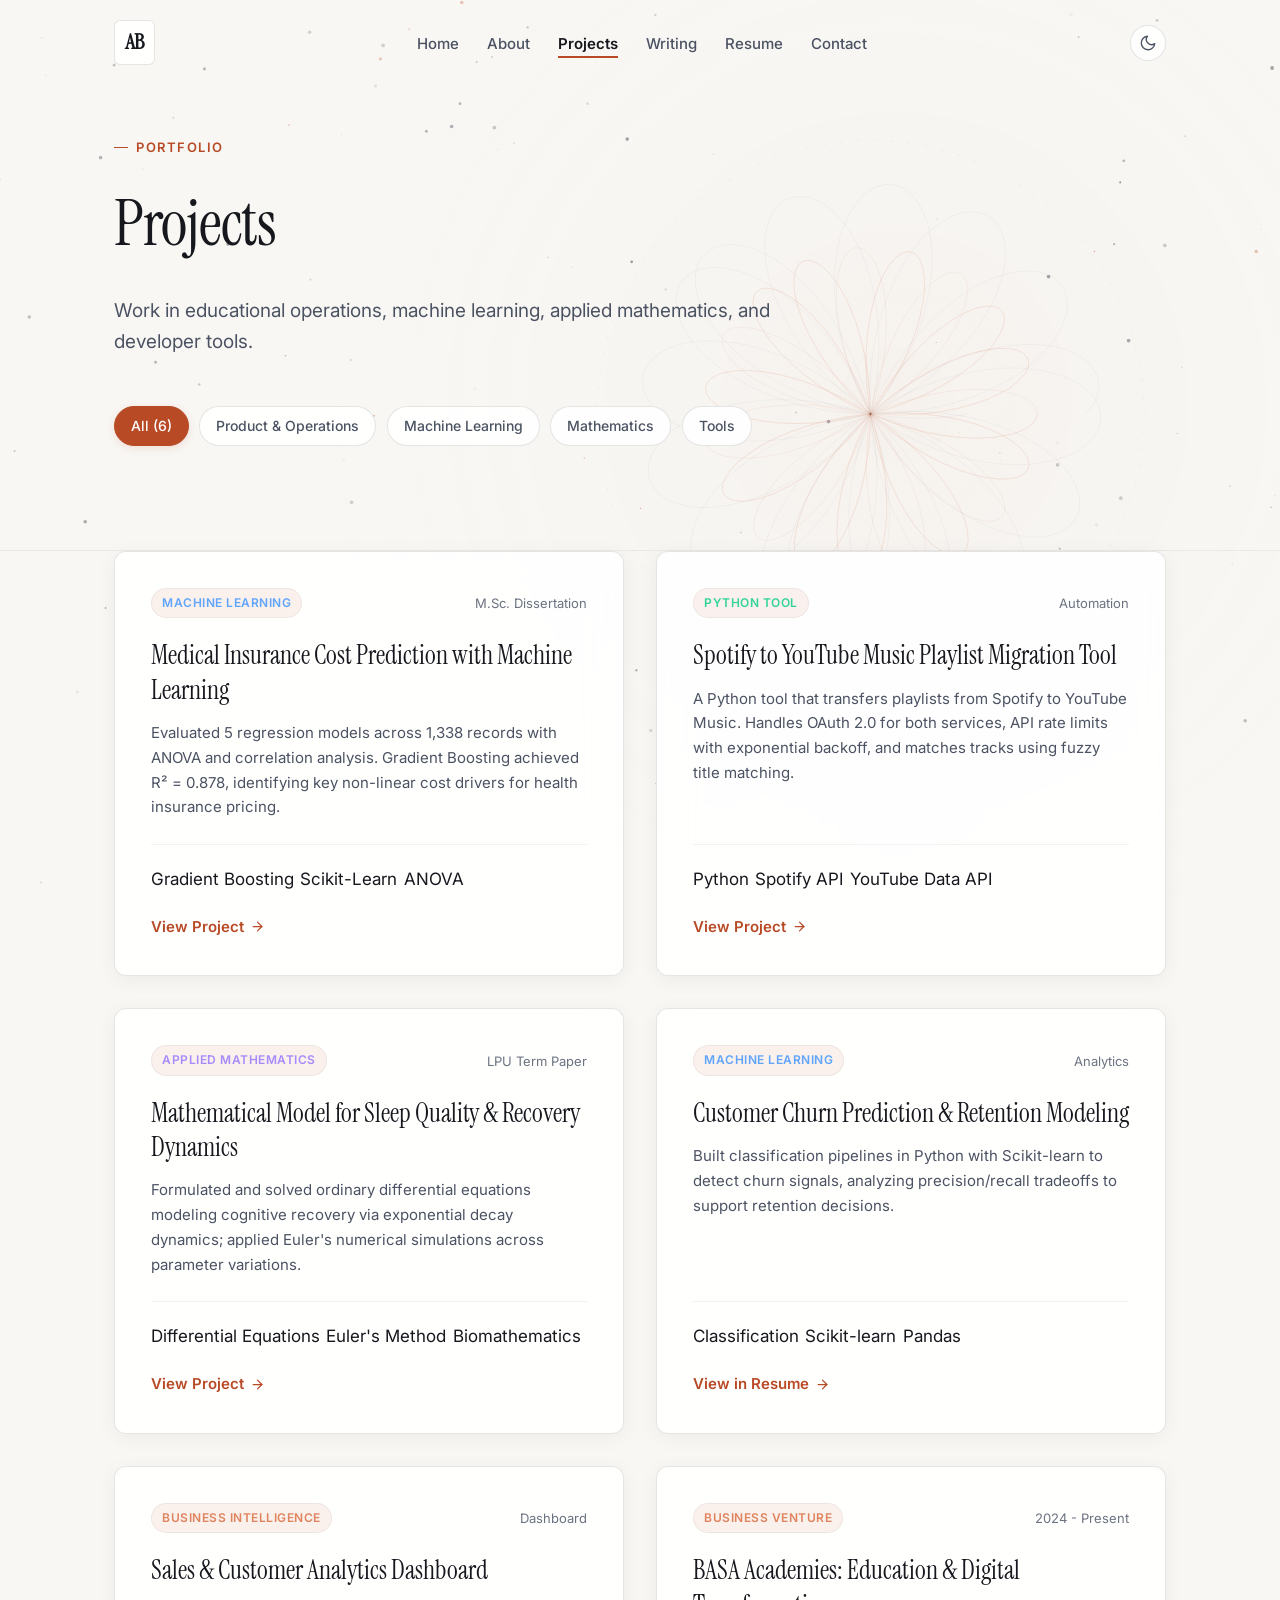
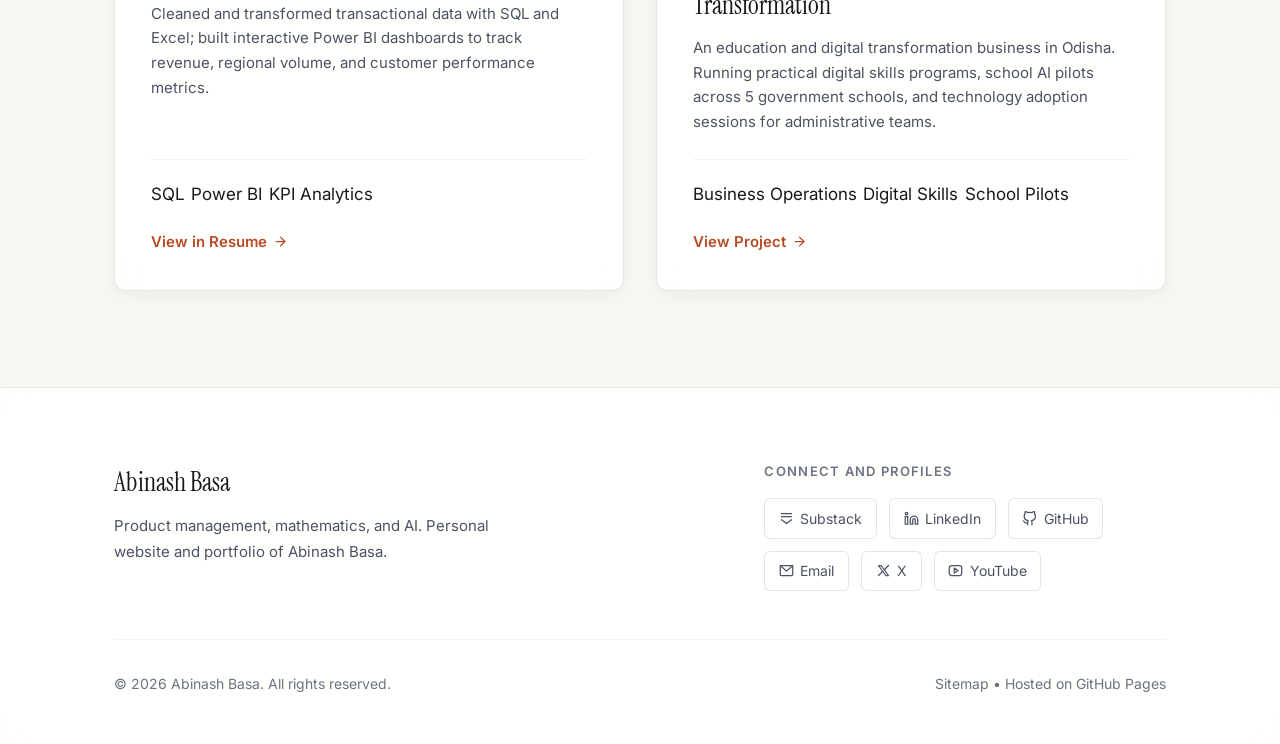
<file: projects.html>
﻿<!DOCTYPE html>
<html lang="en">
<head>
  <meta charset="UTF-8">
  <meta name="viewport" content="width=device-width, initial-scale=1.0">

  <!-- Primary Meta Tags -->
  <title>Projects : Abinash Basa</title>
  <meta name="title" content="Projects : Abinash Basa">
  <meta name="description" content="Projects by Abinash Basa in product operations, machine learning, applied mathematics, and developer tools.">
  <meta name="author" content="Abinash Basa">
  <link rel="canonical" href="https://abinash-basa.github.io/projects.html">

  <!-- Open Graph / Facebook / LinkedIn -->
  <meta property="og:type" content="website">
  <meta property="og:url" content="https://abinash-basa.github.io/projects.html">
  <meta property="og:title" content="Projects : Abinash Basa">
  <meta property="og:description" content="Projects by Abinash Basa in product operations, machine learning, applied mathematics, and developer tools.">
  <meta property="og:image" content="https://abinash-basa.github.io/assets/images/og-preview.png">

  <!-- Twitter / X -->
  <meta name="twitter:card" content="summary_large_image">
  <meta name="twitter:url" content="https://abinash-basa.github.io/projects.html">
  <meta name="twitter:title" content="Projects : Abinash Basa">
  <meta name="twitter:description" content="Projects by Abinash Basa in product operations, machine learning, applied mathematics, and developer tools.">
  <meta name="twitter:image" content="https://abinash-basa.github.io/assets/images/og-preview.png">

  <!-- Favicon -->
  <link rel="icon" href="favicon.svg" type="image/svg+xml">

  <!-- Google Fonts -->
  <link rel="preconnect" href="https://fonts.googleapis.com">
  <link rel="preconnect" href="https://fonts.gstatic.com" crossorigin>
  <link href="https://fonts.googleapis.com/css2?family=Instrument+Serif:ital@0;1&family=Inter:ital,opsz,wght@0,14..32,400;0,14..32,500;0,14..32,600;0,14..32,700;1,14..32,400&display=swap" rel="stylesheet">

  <!-- Universal Stylesheets -->
  <link rel="stylesheet" href="css/main.css">
  <script type="application/ld+json">
  {
  "@context": "https://schema.org",
  "@type": "BreadcrumbList",
  "itemListElement": [
    {
      "@type": "ListItem",
      "position": 1,
      "name": "Home",
      "item": "https://abinash-basa.github.io/"
    },
    {
      "@type": "ListItem",
      "position": 2,
      "name": "Projects",
      "item": "https://abinash-basa.github.io/projects.html"
    }
  ]
}
  </script>
  <link rel="stylesheet" href="css/projects.css">
</head>
<body data-page="projects">
  <canvas id="cosmicCanvas" aria-hidden="true"></canvas>

  <a href="#mainContent" class="skip-link">Skip to main content</a>
  <header class="site-nav" id="siteNav">
    <div class="container nav-inner">
      <a href="index.html" class="nav-brand" aria-label="Abinash Basa Home">
        <span class="brand-monogram">AB</span>
      </a>

      <nav aria-label="Primary Navigation">
        <ul class="nav-menu" id="navMenu">
          <li><a href="index.html" class="nav-link ">Home</a></li>
          <li><a href="about.html" class="nav-link ">About</a></li>
          <li><a href="projects.html" class="nav-link is-active">Projects</a></li>
          <li><a href="writing.html" class="nav-link ">Writing</a></li>
          <li><a href="resume.html" class="nav-link ">Resume</a></li>
          <li><a href="contact.html" class="nav-link ">Contact</a></li>
        </ul>
      </nav>

      <div class="nav-actions">
        <button class="theme-toggle-btn" id="themeToggle" aria-label="Toggle theme">
          <svg width="18" height="18" viewBox="0 0 24 24" fill="none" stroke="currentColor" stroke-width="1.8" stroke-linecap="round" stroke-linejoin="round"><circle cx="12" cy="12" r="5"/><line x1="12" y1="1" x2="12" y2="3"/><line x1="12" y1="21" x2="12" y2="23"/><line x1="4.22" y1="4.22" x2="5.64" y2="5.64"/><line x1="18.36" y1="18.36" x2="19.78" y2="19.78"/><line x1="1" y1="12" x2="3" y2="12"/><line x1="21" y1="12" x2="23" y2="12"/><line x1="4.22" y1="19.78" x2="5.64" y2="18.36"/><line x1="18.36" y1="5.64" x2="19.78" y2="4.22"/></svg>
        </button>
        <button class="nav-hamburger" id="navHamburger" aria-label="Toggle navigation menu" aria-expanded="false" aria-controls="navMenu">
          <span></span><span></span><span></span>
        </button>
      </div>
    </div>
  </header>

  <main id="mainContent">
    <header class="page-header" aria-labelledby="projectsHeading">
      <div class="container">
        <span class="section-eyebrow reveal">Portfolio</span>
        <h1 class="page-title reveal" id="projectsHeading">Projects</h1>
        <p class="page-description reveal">
          Work in educational operations, machine learning, applied mathematics, and developer tools.
        </p>

        <!-- Category Filters -->
        <div class="filter-bar reveal" role="tablist" aria-label="Project category filter">
          <button class="filter-btn is-active" data-filter="all" role="tab" aria-selected="true" aria-pressed="true">All (6)</button>
          <button class="filter-btn" data-filter="product" role="tab" aria-selected="false" aria-pressed="false">Product &amp; Operations</button>
          <button class="filter-btn" data-filter="ai" role="tab" aria-selected="false" aria-pressed="false">Machine Learning</button>
          <button class="filter-btn" data-filter="math" role="tab" aria-selected="false" aria-pressed="false">Mathematics</button>
          <button class="filter-btn" data-filter="tools" role="tab" aria-selected="false" aria-pressed="false">Tools</button>
        </div>
      </div>
    </header>

    <section class="container" aria-label="Projects list">
      <div class="projects-archive-grid">
        
        <!-- Project 1: Medical Insurance ML -->
        <article class="cosmic-card project-archive-card reveal" data-category="ai">
          <div class="card-top">
            <div class="card-category-row">
              <span class="badge" style="color: var(--cat-ai);">Machine Learning</span>
              <span style="font-size: 0.8125rem; color: var(--text-muted);">M.Sc. Dissertation</span>
            </div>
            <h2 class="project-archive-title">Medical Insurance Cost Prediction with Machine Learning</h2>
            <p class="project-archive-desc">
              Evaluated 5 regression models across 1,338 records with ANOVA and correlation analysis. Gradient Boosting achieved R² = 0.878, identifying key non-linear cost drivers for health insurance pricing.
            </p>
          </div>
          <div class="card-bottom">
            <div class="project-tags-row">
              <span class="tech-tag">Gradient Boosting</span>
              <span class="tech-tag">Scikit-Learn</span>
              <span class="tech-tag">ANOVA</span>
            </div>
            <a href="projects/medical-insurance-ml.html" class="project-card-link">
              View Project
              <svg width="15" height="15" viewBox="0 0 24 24" fill="none" stroke="currentColor" stroke-width="2" stroke-linecap="round" stroke-linejoin="round" aria-hidden="true"><line x1="5" y1="12" x2="19" y2="12"/><polyline points="12 5 19 12 12 19"/></svg>
            </a>
          </div>
        </article>

        <!-- Project 2: Spotify to YouTube Music -->
        <article class="cosmic-card project-archive-card reveal" data-category="tools">
          <div class="card-top">
            <div class="card-category-row">
              <span class="badge" style="color: var(--cat-tools);">Python Tool</span>
              <span style="font-size: 0.8125rem; color: var(--text-muted);">Automation</span>
            </div>
            <h2 class="project-archive-title">Spotify to YouTube Music Playlist Migration Tool</h2>
            <p class="project-archive-desc">
              A Python tool that transfers playlists from Spotify to YouTube Music. Handles OAuth 2.0 for both services, API rate limits with exponential backoff, and matches tracks using fuzzy title matching.
            </p>
          </div>
          <div class="card-bottom">
            <div class="project-tags-row">
              <span class="tech-tag">Python</span>
              <span class="tech-tag">Spotify API</span>
              <span class="tech-tag">YouTube Data API</span>
            </div>
            <a href="projects/spotify-ytmusic-migration.html" class="project-card-link">
              View Project
              <svg width="15" height="15" viewBox="0 0 24 24" fill="none" stroke="currentColor" stroke-width="2" stroke-linecap="round" stroke-linejoin="round" aria-hidden="true"><line x1="5" y1="12" x2="19" y2="12"/><polyline points="12 5 19 12 12 19"/></svg>
            </a>
          </div>
        </article>

        <!-- Project 3: Sleep Recovery Math -->
        <article class="cosmic-card project-archive-card reveal" data-category="math">
          <div class="card-top">
            <div class="card-category-row">
              <span class="badge" style="color: var(--cat-math);">Applied Mathematics</span>
              <span style="font-size: 0.8125rem; color: var(--text-muted);">LPU Term Paper</span>
            </div>
            <h2 class="project-archive-title">Mathematical Model for Sleep Quality &amp; Recovery Dynamics</h2>
            <p class="project-archive-desc">
              Formulated and solved ordinary differential equations modeling cognitive recovery via exponential decay dynamics; applied Euler's numerical simulations across parameter variations.
            </p>
          </div>
          <div class="card-bottom">
            <div class="project-tags-row">
              <span class="tech-tag">Differential Equations</span>
              <span class="tech-tag">Euler's Method</span>
              <span class="tech-tag">Biomathematics</span>
            </div>
            <a href="projects/sleep-recovery-math.html" class="project-card-link">
              View Project
              <svg width="15" height="15" viewBox="0 0 24 24" fill="none" stroke="currentColor" stroke-width="2" stroke-linecap="round" stroke-linejoin="round" aria-hidden="true"><line x1="5" y1="12" x2="19" y2="12"/><polyline points="12 5 19 12 12 19"/></svg>
            </a>
          </div>
        </article>

        <!-- Project 4: Customer Churn Prediction -->
        <article class="cosmic-card project-archive-card reveal" data-category="ai product">
          <div class="card-top">
            <div class="card-category-row">
              <span class="badge" style="color: var(--cat-ai);">Machine Learning</span>
              <span style="font-size: 0.8125rem; color: var(--text-muted);">Analytics</span>
            </div>
            <h2 class="project-archive-title">Customer Churn Prediction &amp; Retention Modeling</h2>
            <p class="project-archive-desc">
              Built classification pipelines in Python with Scikit-learn to detect churn signals, analyzing precision/recall tradeoffs to support retention decisions.
            </p>
          </div>
          <div class="card-bottom">
            <div class="project-tags-row">
              <span class="tech-tag">Classification</span>
              <span class="tech-tag">Scikit-learn</span>
              <span class="tech-tag">Pandas</span>
            </div>
            <a href="resume.html#projects" class="project-card-link">
              View in Resume
              <svg width="15" height="15" viewBox="0 0 24 24" fill="none" stroke="currentColor" stroke-width="2" stroke-linecap="round" stroke-linejoin="round" aria-hidden="true"><line x1="5" y1="12" x2="19" y2="12"/><polyline points="12 5 19 12 12 19"/></svg>
            </a>
          </div>
        </article>

        <!-- Project 5: Sales Analytics Dashboard -->
        <article class="cosmic-card project-archive-card reveal" data-category="product tools">
          <div class="card-top">
            <div class="card-category-row">
              <span class="badge" style="color: var(--cat-product);">Business Intelligence</span>
              <span style="font-size: 0.8125rem; color: var(--text-muted);">Dashboard</span>
            </div>
            <h2 class="project-archive-title">Sales &amp; Customer Analytics Dashboard</h2>
            <p class="project-archive-desc">
              Cleaned and transformed transactional data with SQL and Excel; built interactive Power BI dashboards to track revenue, regional volume, and customer performance metrics.
            </p>
          </div>
          <div class="card-bottom">
            <div class="project-tags-row">
              <span class="tech-tag">SQL</span>
              <span class="tech-tag">Power BI</span>
              <span class="tech-tag">KPI Analytics</span>
            </div>
            <a href="resume.html#projects" class="project-card-link">
              View in Resume
              <svg width="15" height="15" viewBox="0 0 24 24" fill="none" stroke="currentColor" stroke-width="2" stroke-linecap="round" stroke-linejoin="round" aria-hidden="true"><line x1="5" y1="12" x2="19" y2="12"/><polyline points="12 5 19 12 12 19"/></svg>
            </a>
          </div>
        </article>

        <!-- Project 6: BASA Academies -->
        <article class="cosmic-card project-archive-card reveal" data-category="product">
          <div class="card-top">
            <div class="card-category-row">
              <span class="badge" style="color: var(--cat-product);">Business Venture</span>
              <span style="font-size: 0.8125rem; color: var(--text-muted);">2024 - Present</span>
            </div>
            <h2 class="project-archive-title">BASA Academies: Education &amp; Digital Transformation</h2>
            <p class="project-archive-desc">
              An education and digital transformation business in Odisha. Running practical digital skills programs, school AI pilots across 5 government schools, and technology adoption sessions for administrative teams.
            </p>
          </div>
          <div class="card-bottom">
            <div class="project-tags-row">
              <span class="tech-tag">Business Operations</span>
              <span class="tech-tag">Digital Skills</span>
              <span class="tech-tag">School Pilots</span>
            </div>
            <a href="projects/basa-academies.html" class="project-card-link">
              View Project
              <svg width="15" height="15" viewBox="0 0 24 24" fill="none" stroke="currentColor" stroke-width="2" stroke-linecap="round" stroke-linejoin="round" aria-hidden="true"><line x1="5" y1="12" x2="19" y2="12"/><polyline points="12 5 19 12 12 19"/></svg>
            </a>
          </div>
        </article>

      </div>
    </section>
  </main>

  <footer class="site-footer">
    <div class="container">
      <div class="footer-grid">
        <div class="footer-brand">
          <h2>Abinash Basa</h2>
          <p>Product management, mathematics, and AI. Personal website and portfolio of Abinash Basa.</p>
        </div>

        <div class="footer-links-group">
          <span class="footer-links-title">Connect and Profiles</span>
          <div class="footer-social-row">
            <a href="https://substack.com/@abinashbasa" target="_blank" rel="noopener noreferrer" class="footer-social-link">
              <svg width="15" height="15" viewBox="0 0 24 24" fill="none" stroke="currentColor" stroke-width="2" stroke-linecap="round" stroke-linejoin="round"><line x1="4" y1="4" x2="20" y2="4"/><line x1="4" y1="9" x2="20" y2="9"/><path d="M4 14l8 6 8-6"/></svg>
              Substack
            </a>
            <a href="https://www.linkedin.com/in/theabinashbasa" target="_blank" rel="noopener noreferrer" class="footer-social-link">
              <svg width="15" height="15" viewBox="0 0 24 24" fill="none" stroke="currentColor" stroke-width="2" stroke-linecap="round" stroke-linejoin="round"><path d="M16 8a6 6 0 0 1 6 6v7h-4v-7a2 2 0 0 0-4 0v7h-4v-7a6 6 0 0 1 6-6z"/><rect x="2" y="9" width="4" height="12"/><circle cx="4" cy="4" r="2"/></svg>
              LinkedIn
            </a>
            <a href="https://github.com/abinash-basa" target="_blank" rel="noopener noreferrer" class="footer-social-link">
              <svg width="15" height="15" viewBox="0 0 24 24" fill="none" stroke="currentColor" stroke-width="2" stroke-linecap="round" stroke-linejoin="round"><path d="M9 19c-5 1.5-5-2.5-7-3m14 6v-3.87a3.37 3.37 0 0 0-.94-2.61c3.14-.35 6.44-1.54 6.44-7A5.44 5.44 0 0 0 20 4.77 5.07 5.07 0 0 0 19.91 1S18.73.65 16 2.48a13.38 13.38 0 0 0-7 0C6.27.65 5.09 1 5.09 1A5.07 5.07 0 0 0 5 4.77a5.44 5.44 0 0 0-1.5 3.78c0 5.42 3.3 6.61 6.44 7A3.37 3.37 0 0 0 9 18.13V22"/></svg>
              GitHub
            </a>
            <a href="mailto:abinashbasa15@gmail.com" class="footer-social-link">
              <svg width="15" height="15" viewBox="0 0 24 24" fill="none" stroke="currentColor" stroke-width="2" stroke-linecap="round" stroke-linejoin="round"><rect x="2" y="4" width="20" height="16" rx="2"/><polyline points="22,4 12,13 2,4"/></svg>
              Email
            </a>
            <a href="https://x.com/AbinashBasa1" target="_blank" rel="noopener noreferrer" class="footer-social-link">
              <svg width="15" height="15" viewBox="0 0 24 24" fill="none" stroke="currentColor" stroke-width="2" stroke-linecap="round" stroke-linejoin="round"><path d="M4 4l11.733 16h4.267l-11.733 -16z"/><path d="M4 20l6.768 -6.768m2.46 -2.46l6.772 -6.772"/></svg>
              X
            </a>
            <a href="https://www.youtube.com/@ventbyakb" target="_blank" rel="noopener noreferrer" class="footer-social-link">
              <svg width="15" height="15" viewBox="0 0 24 24" fill="none" stroke="currentColor" stroke-width="2" stroke-linecap="round" stroke-linejoin="round"><rect x="2" y="4" width="20" height="16" rx="4"/><polygon points="10,8 16,12 10,16"/></svg>
              YouTube
            </a>
          </div>
        </div>
      </div>

      <div class="footer-bottom">
        <p>&copy; 2026 Abinash Basa. All rights reserved.</p>
        <p><a href="sitemap.xml" style="color: var(--text-muted);">Sitemap</a> &bull; Hosted on GitHub Pages</p>
      </div>
    </div>
  </footer>

  <script src="js/cosmic-background.js" defer></script>
  <script src="js/main.js" defer></script>
</body>
</html>
</file>
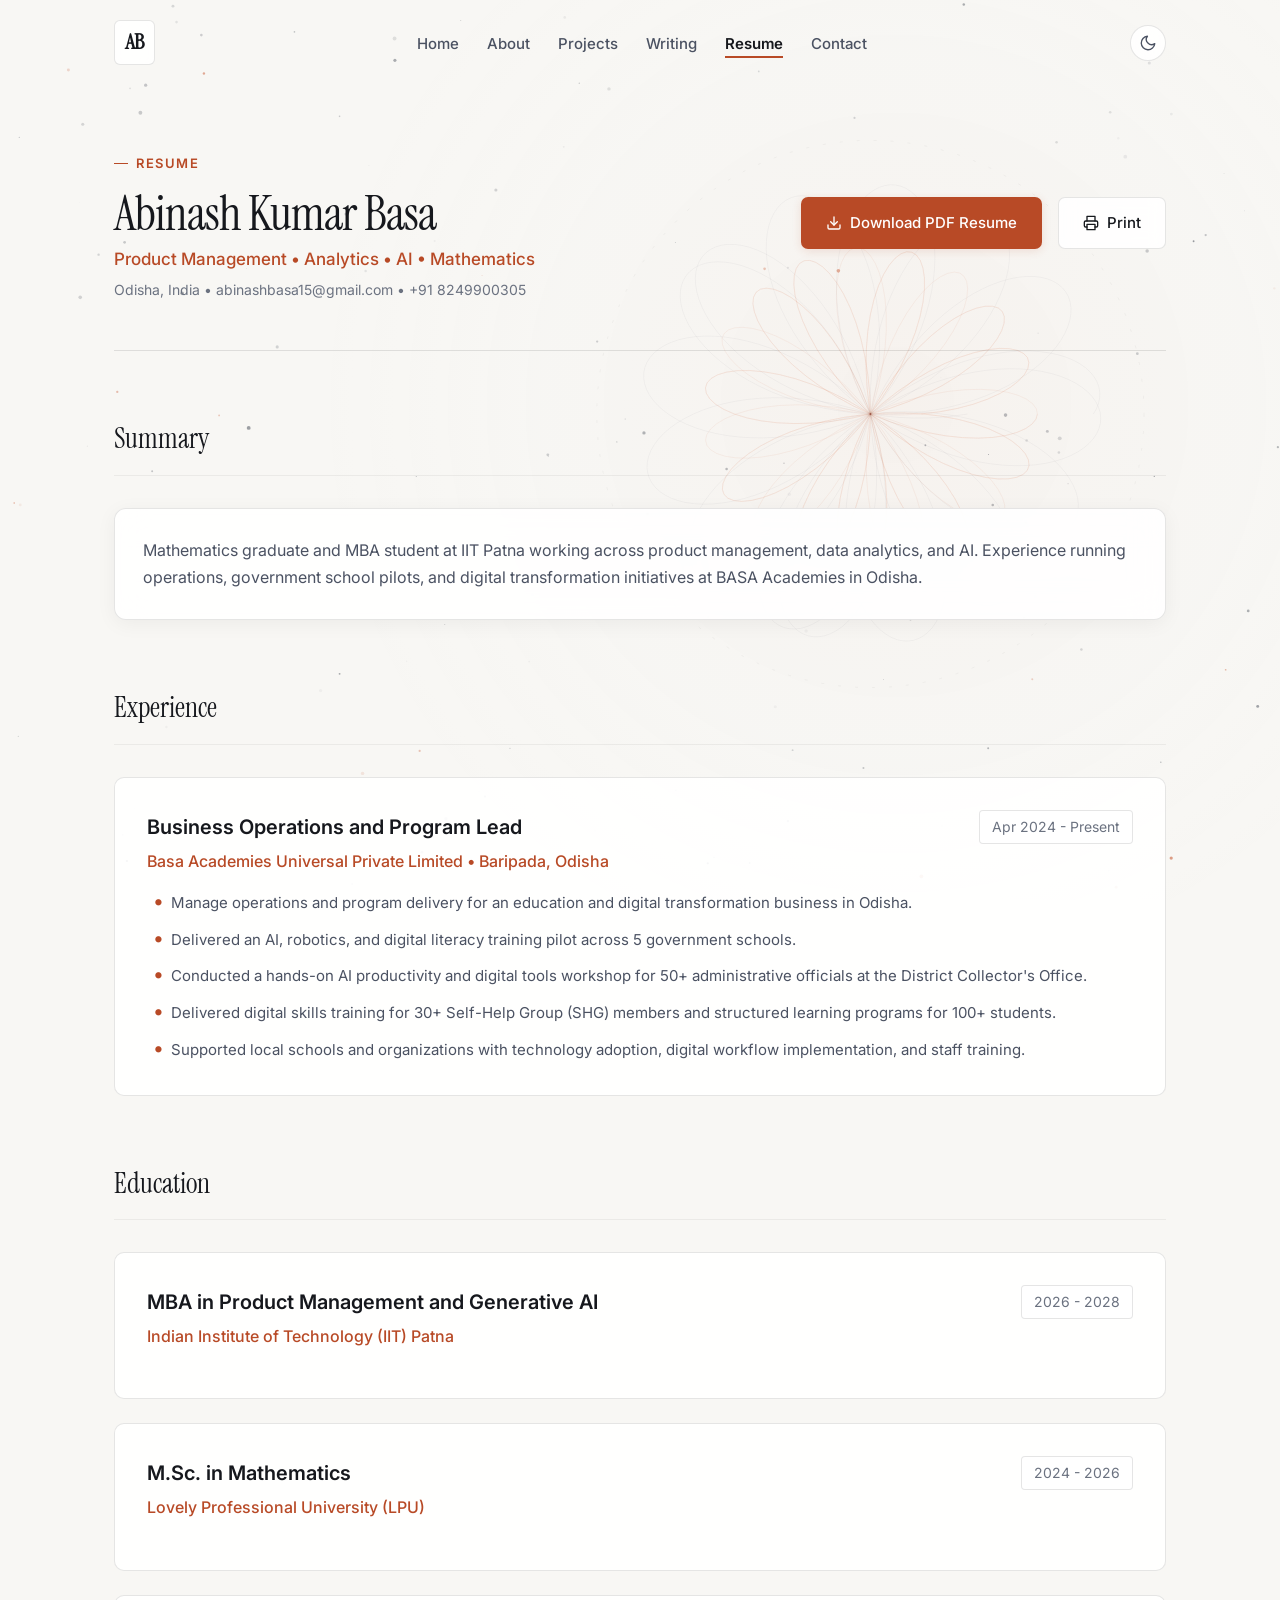
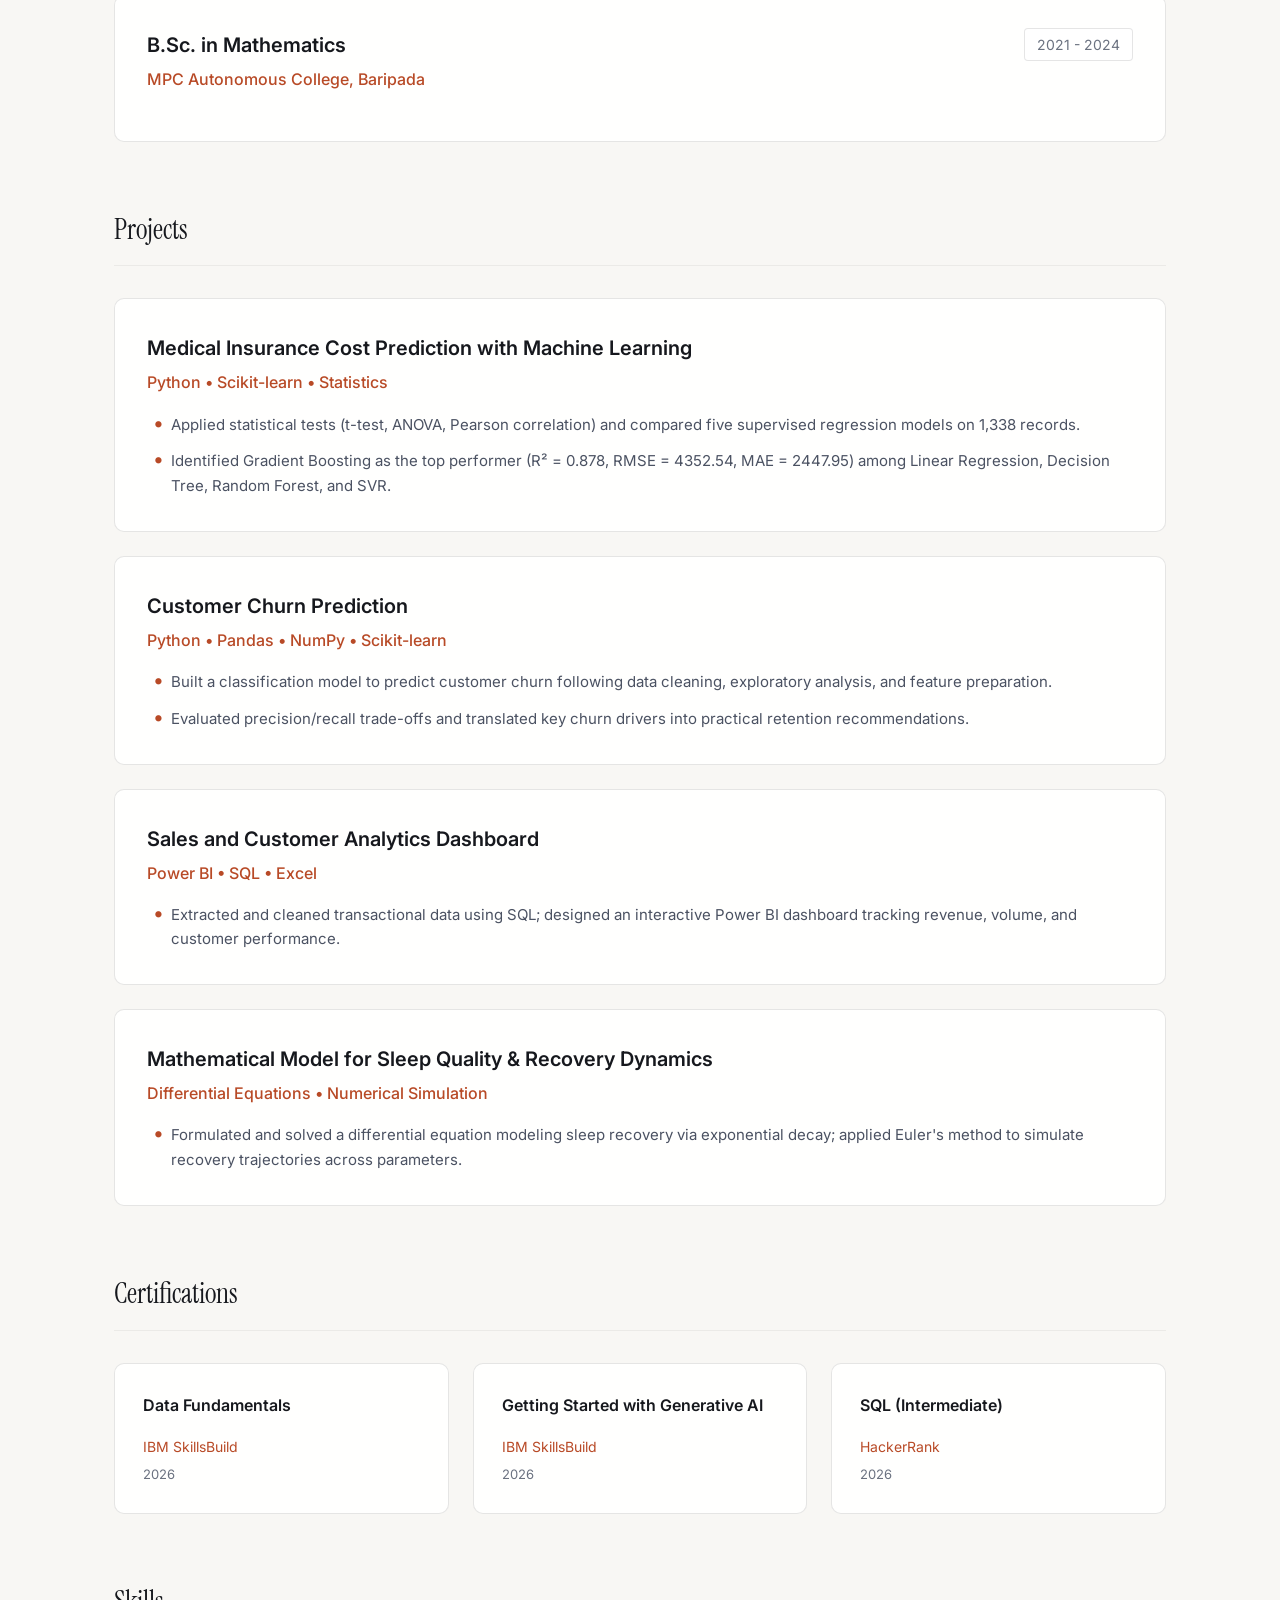
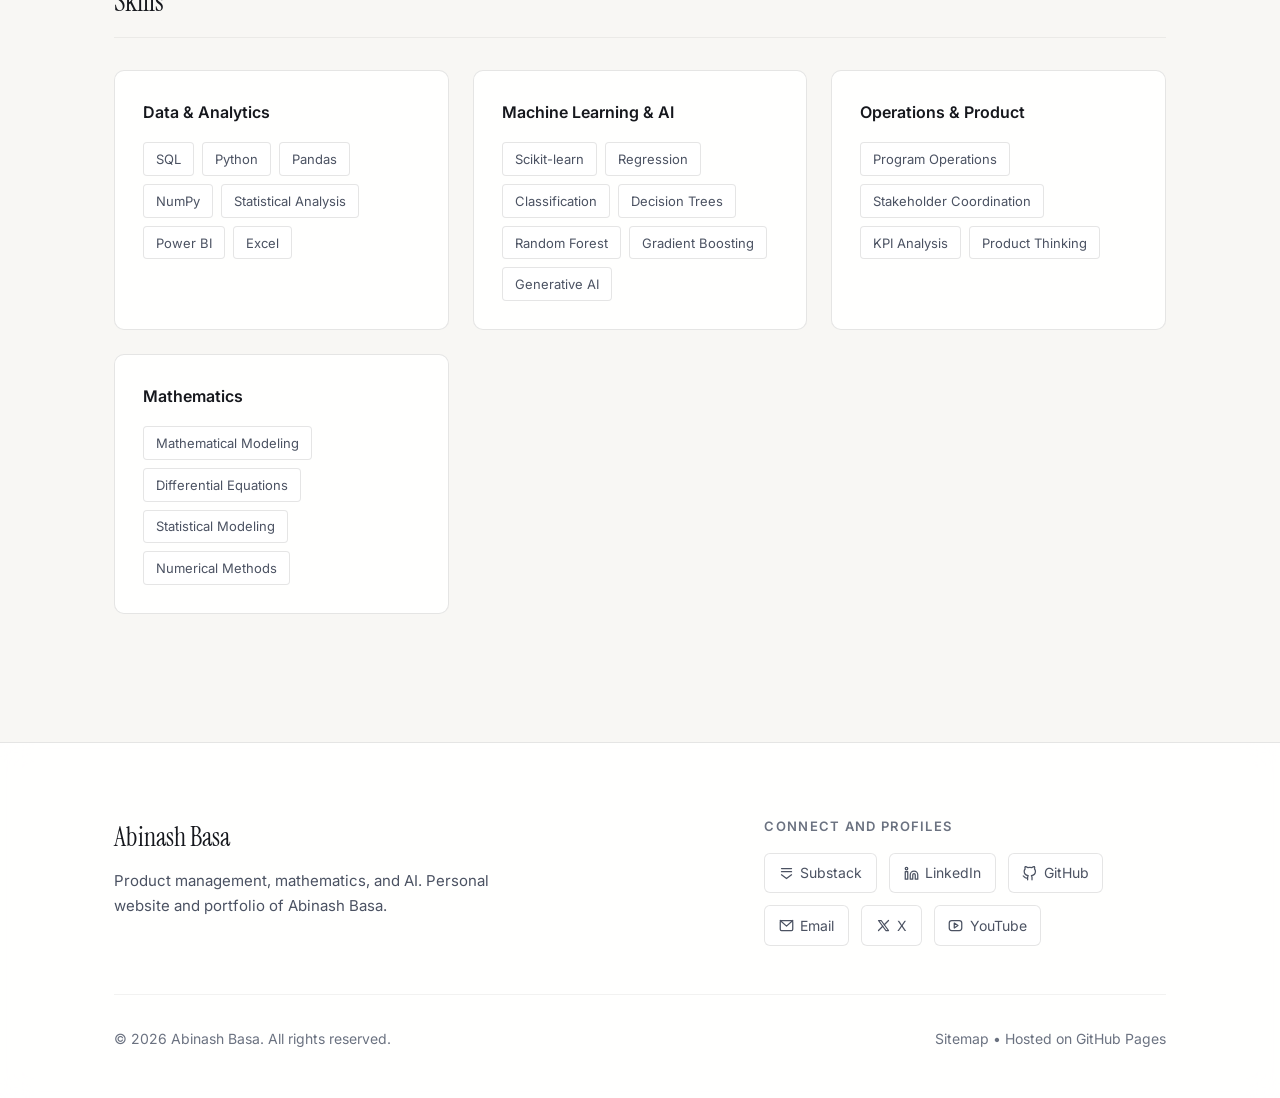
<file: resume.html>
﻿<!DOCTYPE html>
<html lang="en">
<head>
  <meta charset="UTF-8">
  <meta name="viewport" content="width=device-width, initial-scale=1.0">

  <!-- Primary Meta Tags -->
  <title>Resume : Abinash Basa</title>
  <meta name="title" content="Resume : Abinash Basa">
  <meta name="description" content="Resume of Abinash Basa: Education at IIT Patna and Lovely Professional University, professional experience, projects, skills, and certifications.">
  <meta name="author" content="Abinash Basa">
  <link rel="canonical" href="https://abinash-basa.github.io/resume.html">

  <!-- Open Graph / Facebook / LinkedIn -->
  <meta property="og:type" content="website">
  <meta property="og:url" content="https://abinash-basa.github.io/resume.html">
  <meta property="og:title" content="Resume : Abinash Basa">
  <meta property="og:description" content="Resume of Abinash Basa: Education at IIT Patna and Lovely Professional University, professional experience, projects, skills, and certifications.">
  <meta property="og:image" content="https://abinash-basa.github.io/assets/images/og-preview.png">

  <!-- Twitter / X -->
  <meta name="twitter:card" content="summary_large_image">
  <meta name="twitter:url" content="https://abinash-basa.github.io/resume.html">
  <meta name="twitter:title" content="Resume : Abinash Basa">
  <meta name="twitter:description" content="Resume of Abinash Basa: Education at IIT Patna and Lovely Professional University, professional experience, projects, skills, and certifications.">
  <meta name="twitter:image" content="https://abinash-basa.github.io/assets/images/og-preview.png">

  <!-- Favicon -->
  <link rel="icon" href="favicon.svg" type="image/svg+xml">

  <!-- Google Fonts -->
  <link rel="preconnect" href="https://fonts.googleapis.com">
  <link rel="preconnect" href="https://fonts.gstatic.com" crossorigin>
  <link href="https://fonts.googleapis.com/css2?family=Instrument+Serif:ital@0;1&family=Inter:ital,opsz,wght@0,14..32,400;0,14..32,500;0,14..32,600;0,14..32,700;1,14..32,400&display=swap" rel="stylesheet">

  <!-- Universal Stylesheets -->
  <link rel="stylesheet" href="css/main.css">
  <script type="application/ld+json">
  {
  "@context": "https://schema.org",
  "@type": "BreadcrumbList",
  "itemListElement": [
    {
      "@type": "ListItem",
      "position": 1,
      "name": "Home",
      "item": "https://abinash-basa.github.io/"
    },
    {
      "@type": "ListItem",
      "position": 2,
      "name": "Resume",
      "item": "https://abinash-basa.github.io/resume.html"
    }
  ]
}
  </script>
  <link rel="stylesheet" href="css/resume.css">
</head>
<body data-page="resume">
  <canvas id="cosmicCanvas" aria-hidden="true"></canvas>

  <a href="#mainContent" class="skip-link">Skip to main content</a>
  <header class="site-nav" id="siteNav">
    <div class="container nav-inner">
      <a href="index.html" class="nav-brand" aria-label="Abinash Basa Home">
        <span class="brand-monogram">AB</span>
      </a>

      <nav aria-label="Primary Navigation">
        <ul class="nav-menu" id="navMenu">
          <li><a href="index.html" class="nav-link ">Home</a></li>
          <li><a href="about.html" class="nav-link ">About</a></li>
          <li><a href="projects.html" class="nav-link ">Projects</a></li>
          <li><a href="writing.html" class="nav-link ">Writing</a></li>
          <li><a href="resume.html" class="nav-link is-active">Resume</a></li>
          <li><a href="contact.html" class="nav-link ">Contact</a></li>
        </ul>
      </nav>

      <div class="nav-actions">
        <button class="theme-toggle-btn" id="themeToggle" aria-label="Toggle theme">
          <svg width="18" height="18" viewBox="0 0 24 24" fill="none" stroke="currentColor" stroke-width="1.8" stroke-linecap="round" stroke-linejoin="round"><circle cx="12" cy="12" r="5"/><line x1="12" y1="1" x2="12" y2="3"/><line x1="12" y1="21" x2="12" y2="23"/><line x1="4.22" y1="4.22" x2="5.64" y2="5.64"/><line x1="18.36" y1="18.36" x2="19.78" y2="19.78"/><line x1="1" y1="12" x2="3" y2="12"/><line x1="21" y1="12" x2="23" y2="12"/><line x1="4.22" y1="19.78" x2="5.64" y2="18.36"/><line x1="18.36" y1="5.64" x2="19.78" y2="4.22"/></svg>
        </button>
        <button class="nav-hamburger" id="navHamburger" aria-label="Toggle navigation menu" aria-expanded="false" aria-controls="navMenu">
          <span></span><span></span><span></span>
        </button>
      </div>
    </div>
  </header>

  <main id="mainContent">
    <div class="container" style="padding-top: 7rem;">
      <div class="resume-header-toolbar reveal">
        <div>
          <span class="section-eyebrow">Resume</span>
          <h1 class="section-heading" style="margin-bottom: 0.25rem;">Abinash Kumar Basa</h1>
          <p style="color: var(--accent); font-weight: 500; font-size: 1.0625rem;">
            Product Management &bull; Analytics &bull; AI &bull; Mathematics
          </p>
          <p style="color: var(--text-muted); font-size: 0.875rem; margin-top: 0.25rem;">
            Odisha, India &bull; abinashbasa15@gmail.com &bull; +91 8249900305
          </p>
        </div>

        <div class="resume-toolbar-actions">
          <a href="resume.pdf" target="_blank" rel="noopener" class="btn btn-primary">
            <svg width="16" height="16" viewBox="0 0 24 24" fill="none" stroke="currentColor" stroke-width="2" stroke-linecap="round" stroke-linejoin="round"><path d="M21 15v4a2 2 0 0 1-2 2H5a2 2 0 0 1-2-2v-4"/><polyline points="7 10 12 15 17 10"/><line x1="12" y1="15" x2="12" y2="3"/></svg>
            Download PDF Resume
          </a>
          <button id="printResumeBtn" class="btn btn-secondary" aria-label="Print resume">
            <svg width="16" height="16" viewBox="0 0 24 24" fill="none" stroke="currentColor" stroke-width="2" stroke-linecap="round" stroke-linejoin="round"><polyline points="6 9 6 2 18 2 18 9"/><path d="M6 18H4a2 2 0 0 1-2-2v-5a2 2 0 0 1 2-2h16a2 2 0 0 1 2 2v5a2 2 0 0 1-2 2h-2"/><rect x="6" y="14" width="12" height="8"/></svg>
            Print
          </button>
        </div>
      </div>

      <div class="resume-paper">
        
        <!-- Summary -->
        <section class="resume-block reveal">
          <h2 class="resume-section-title">Summary</h2>
          <div class="cosmic-card" style="padding: 1.75rem;">
            <p style="color: var(--text-secondary); font-size: 1rem; line-height: 1.7; margin-bottom: 0;">
              Mathematics graduate and MBA student at IIT Patna working across product management, data analytics, and AI. Experience running operations, government school pilots, and digital transformation initiatives at BASA Academies in Odisha.
            </p>
          </div>
        </section>

        <!-- Experience -->
        <section class="resume-block reveal">
          <h2 class="resume-section-title">Experience</h2>
          
          <div class="resume-entry">
            <div class="resume-entry-header">
              <div>
                <h3 class="resume-role">Business Operations and Program Lead</h3>
                <div class="resume-company">Basa Academies Universal Private Limited &bull; Baripada, Odisha</div>
              </div>
              <span class="resume-date">Apr 2024 - Present</span>
            </div>
            <ul class="resume-bullets">
              <li>Manage operations and program delivery for an education and digital transformation business in Odisha.</li>
              <li>Delivered an AI, robotics, and digital literacy training pilot across 5 government schools.</li>
              <li>Conducted a hands-on AI productivity and digital tools workshop for 50+ administrative officials at the District Collector's Office.</li>
              <li>Delivered digital skills training for 30+ Self-Help Group (SHG) members and structured learning programs for 100+ students.</li>
              <li>Supported local schools and organizations with technology adoption, digital workflow implementation, and staff training.</li>
            </ul>
          </div>
        </section>

        <!-- Education -->
        <section class="resume-block reveal">
          <h2 class="resume-section-title">Education</h2>
          
          <div class="resume-entry">
            <div class="resume-entry-header">
              <div>
                <h3 class="resume-role">MBA in Product Management and Generative AI</h3>
                <div class="resume-company">Indian Institute of Technology (IIT) Patna</div>
              </div>
              <span class="resume-date">2026 - 2028</span>
            </div>
          </div>

          <div class="resume-entry">
            <div class="resume-entry-header">
              <div>
                <h3 class="resume-role">M.Sc. in Mathematics</h3>
                <div class="resume-company">Lovely Professional University (LPU)</div>
              </div>
              <span class="resume-date">2024 - 2026</span>
            </div>
          </div>

          <div class="resume-entry">
            <div class="resume-entry-header">
              <div>
                <h3 class="resume-role">B.Sc. in Mathematics</h3>
                <div class="resume-company">MPC Autonomous College, Baripada</div>
              </div>
              <span class="resume-date">2021 - 2024</span>
            </div>
          </div>
        </section>

        <!-- Projects -->
        <section class="resume-block reveal" id="projects">
          <h2 class="resume-section-title">Projects</h2>

          <div class="resume-entry">
            <div class="resume-entry-header">
              <div>
                <h3 class="resume-role">Medical Insurance Cost Prediction with Machine Learning</h3>
                <div class="resume-company">Python &bull; Scikit-learn &bull; Statistics</div>
              </div>
            </div>
            <ul class="resume-bullets">
              <li>Applied statistical tests (t-test, ANOVA, Pearson correlation) and compared five supervised regression models on 1,338 records.</li>
              <li>Identified Gradient Boosting as the top performer (R² = 0.878, RMSE = 4352.54, MAE = 2447.95) among Linear Regression, Decision Tree, Random Forest, and SVR.</li>
            </ul>
          </div>

          <div class="resume-entry">
            <div class="resume-entry-header">
              <div>
                <h3 class="resume-role">Customer Churn Prediction</h3>
                <div class="resume-company">Python &bull; Pandas &bull; NumPy &bull; Scikit-learn</div>
              </div>
            </div>
            <ul class="resume-bullets">
              <li>Built a classification model to predict customer churn following data cleaning, exploratory analysis, and feature preparation.</li>
              <li>Evaluated precision/recall trade-offs and translated key churn drivers into practical retention recommendations.</li>
            </ul>
          </div>

          <div class="resume-entry">
            <div class="resume-entry-header">
              <div>
                <h3 class="resume-role">Sales and Customer Analytics Dashboard</h3>
                <div class="resume-company">Power BI &bull; SQL &bull; Excel</div>
              </div>
            </div>
            <ul class="resume-bullets">
              <li>Extracted and cleaned transactional data using SQL; designed an interactive Power BI dashboard tracking revenue, volume, and customer performance.</li>
            </ul>
          </div>

          <div class="resume-entry">
            <div class="resume-entry-header">
              <div>
                <h3 class="resume-role">Mathematical Model for Sleep Quality &amp; Recovery Dynamics</h3>
                <div class="resume-company">Differential Equations &bull; Numerical Simulation</div>
              </div>
            </div>
            <ul class="resume-bullets">
              <li>Formulated and solved a differential equation modeling sleep recovery via exponential decay; applied Euler's method to simulate recovery trajectories across parameters.</li>
            </ul>
          </div>
        </section>

        <!-- Certifications -->
        <section class="resume-block reveal">
          <h2 class="resume-section-title">Certifications</h2>
          <div class="skills-grid">
            <div class="skill-category-card">
              <div class="skill-cat-title">Data Fundamentals</div>
              <p style="font-size: 0.875rem; color: var(--accent); margin-bottom: 0.25rem;">IBM SkillsBuild</p>
              <p style="font-size: 0.8125rem; color: var(--text-muted); margin-bottom: 0;">2026</p>
            </div>
            <div class="skill-category-card">
              <div class="skill-cat-title">Getting Started with Generative AI</div>
              <p style="font-size: 0.875rem; color: var(--accent); margin-bottom: 0.25rem;">IBM SkillsBuild</p>
              <p style="font-size: 0.8125rem; color: var(--text-muted); margin-bottom: 0;">2026</p>
            </div>
            <div class="skill-category-card">
              <div class="skill-cat-title">SQL (Intermediate)</div>
              <p style="font-size: 0.875rem; color: var(--accent); margin-bottom: 0.25rem;">HackerRank</p>
              <p style="font-size: 0.8125rem; color: var(--text-muted); margin-bottom: 0;">2026</p>
            </div>
          </div>
        </section>

        <!-- Skills Matrix -->
        <section class="resume-block reveal">
          <h2 class="resume-section-title">Skills</h2>
          <div class="skills-grid">
            <div class="skill-category-card">
              <div class="skill-cat-title">Data &amp; Analytics</div>
              <div class="skill-pills">
                <span class="skill-pill">SQL</span>
                <span class="skill-pill">Python</span>
                <span class="skill-pill">Pandas</span>
                <span class="skill-pill">NumPy</span>
                <span class="skill-pill">Statistical Analysis</span>
                <span class="skill-pill">Power BI</span>
                <span class="skill-pill">Excel</span>
              </div>
            </div>

            <div class="skill-category-card">
              <div class="skill-cat-title">Machine Learning &amp; AI</div>
              <div class="skill-pills">
                <span class="skill-pill">Scikit-learn</span>
                <span class="skill-pill">Regression</span>
                <span class="skill-pill">Classification</span>
                <span class="skill-pill">Decision Trees</span>
                <span class="skill-pill">Random Forest</span>
                <span class="skill-pill">Gradient Boosting</span>
                <span class="skill-pill">Generative AI</span>
              </div>
            </div>

            <div class="skill-category-card">
              <div class="skill-cat-title">Operations &amp; Product</div>
              <div class="skill-pills">
                <span class="skill-pill">Program Operations</span>
                <span class="skill-pill">Stakeholder Coordination</span>
                <span class="skill-pill">KPI Analysis</span>
                <span class="skill-pill">Product Thinking</span>
              </div>
            </div>

            <div class="skill-category-card">
              <div class="skill-cat-title">Mathematics</div>
              <div class="skill-pills">
                <span class="skill-pill">Mathematical Modeling</span>
                <span class="skill-pill">Differential Equations</span>
                <span class="skill-pill">Statistical Modeling</span>
                <span class="skill-pill">Numerical Methods</span>
              </div>
            </div>
          </div>
        </section>

      </div>
    </div>
  </main>

  <footer class="site-footer">
    <div class="container">
      <div class="footer-grid">
        <div class="footer-brand">
          <h2>Abinash Basa</h2>
          <p>Product management, mathematics, and AI. Personal website and portfolio of Abinash Basa.</p>
        </div>

        <div class="footer-links-group">
          <span class="footer-links-title">Connect and Profiles</span>
          <div class="footer-social-row">
            <a href="https://substack.com/@abinashbasa" target="_blank" rel="noopener noreferrer" class="footer-social-link">
              <svg width="15" height="15" viewBox="0 0 24 24" fill="none" stroke="currentColor" stroke-width="2" stroke-linecap="round" stroke-linejoin="round"><line x1="4" y1="4" x2="20" y2="4"/><line x1="4" y1="9" x2="20" y2="9"/><path d="M4 14l8 6 8-6"/></svg>
              Substack
            </a>
            <a href="https://www.linkedin.com/in/theabinashbasa" target="_blank" rel="noopener noreferrer" class="footer-social-link">
              <svg width="15" height="15" viewBox="0 0 24 24" fill="none" stroke="currentColor" stroke-width="2" stroke-linecap="round" stroke-linejoin="round"><path d="M16 8a6 6 0 0 1 6 6v7h-4v-7a2 2 0 0 0-4 0v7h-4v-7a6 6 0 0 1 6-6z"/><rect x="2" y="9" width="4" height="12"/><circle cx="4" cy="4" r="2"/></svg>
              LinkedIn
            </a>
            <a href="https://github.com/abinash-basa" target="_blank" rel="noopener noreferrer" class="footer-social-link">
              <svg width="15" height="15" viewBox="0 0 24 24" fill="none" stroke="currentColor" stroke-width="2" stroke-linecap="round" stroke-linejoin="round"><path d="M9 19c-5 1.5-5-2.5-7-3m14 6v-3.87a3.37 3.37 0 0 0-.94-2.61c3.14-.35 6.44-1.54 6.44-7A5.44 5.44 0 0 0 20 4.77 5.07 5.07 0 0 0 19.91 1S18.73.65 16 2.48a13.38 13.38 0 0 0-7 0C6.27.65 5.09 1 5.09 1A5.07 5.07 0 0 0 5 4.77a5.44 5.44 0 0 0-1.5 3.78c0 5.42 3.3 6.61 6.44 7A3.37 3.37 0 0 0 9 18.13V22"/></svg>
              GitHub
            </a>
            <a href="mailto:abinashbasa15@gmail.com" class="footer-social-link">
              <svg width="15" height="15" viewBox="0 0 24 24" fill="none" stroke="currentColor" stroke-width="2" stroke-linecap="round" stroke-linejoin="round"><rect x="2" y="4" width="20" height="16" rx="2"/><polyline points="22,4 12,13 2,4"/></svg>
              Email
            </a>
            <a href="https://x.com/AbinashBasa1" target="_blank" rel="noopener noreferrer" class="footer-social-link">
              <svg width="15" height="15" viewBox="0 0 24 24" fill="none" stroke="currentColor" stroke-width="2" stroke-linecap="round" stroke-linejoin="round"><path d="M4 4l11.733 16h4.267l-11.733 -16z"/><path d="M4 20l6.768 -6.768m2.46 -2.46l6.772 -6.772"/></svg>
              X
            </a>
            <a href="https://www.youtube.com/@ventbyakb" target="_blank" rel="noopener noreferrer" class="footer-social-link">
              <svg width="15" height="15" viewBox="0 0 24 24" fill="none" stroke="currentColor" stroke-width="2" stroke-linecap="round" stroke-linejoin="round"><rect x="2" y="4" width="20" height="16" rx="4"/><polygon points="10,8 16,12 10,16"/></svg>
              YouTube
            </a>
          </div>
        </div>
      </div>

      <div class="footer-bottom">
        <p>&copy; 2026 Abinash Basa. All rights reserved.</p>
        <p><a href="sitemap.xml" style="color: var(--text-muted);">Sitemap</a> &bull; Hosted on GitHub Pages</p>
      </div>
    </div>
  </footer>

  <script src="js/cosmic-background.js" defer></script>
  <script src="js/main.js" defer></script>
</body>
</html>
</file>
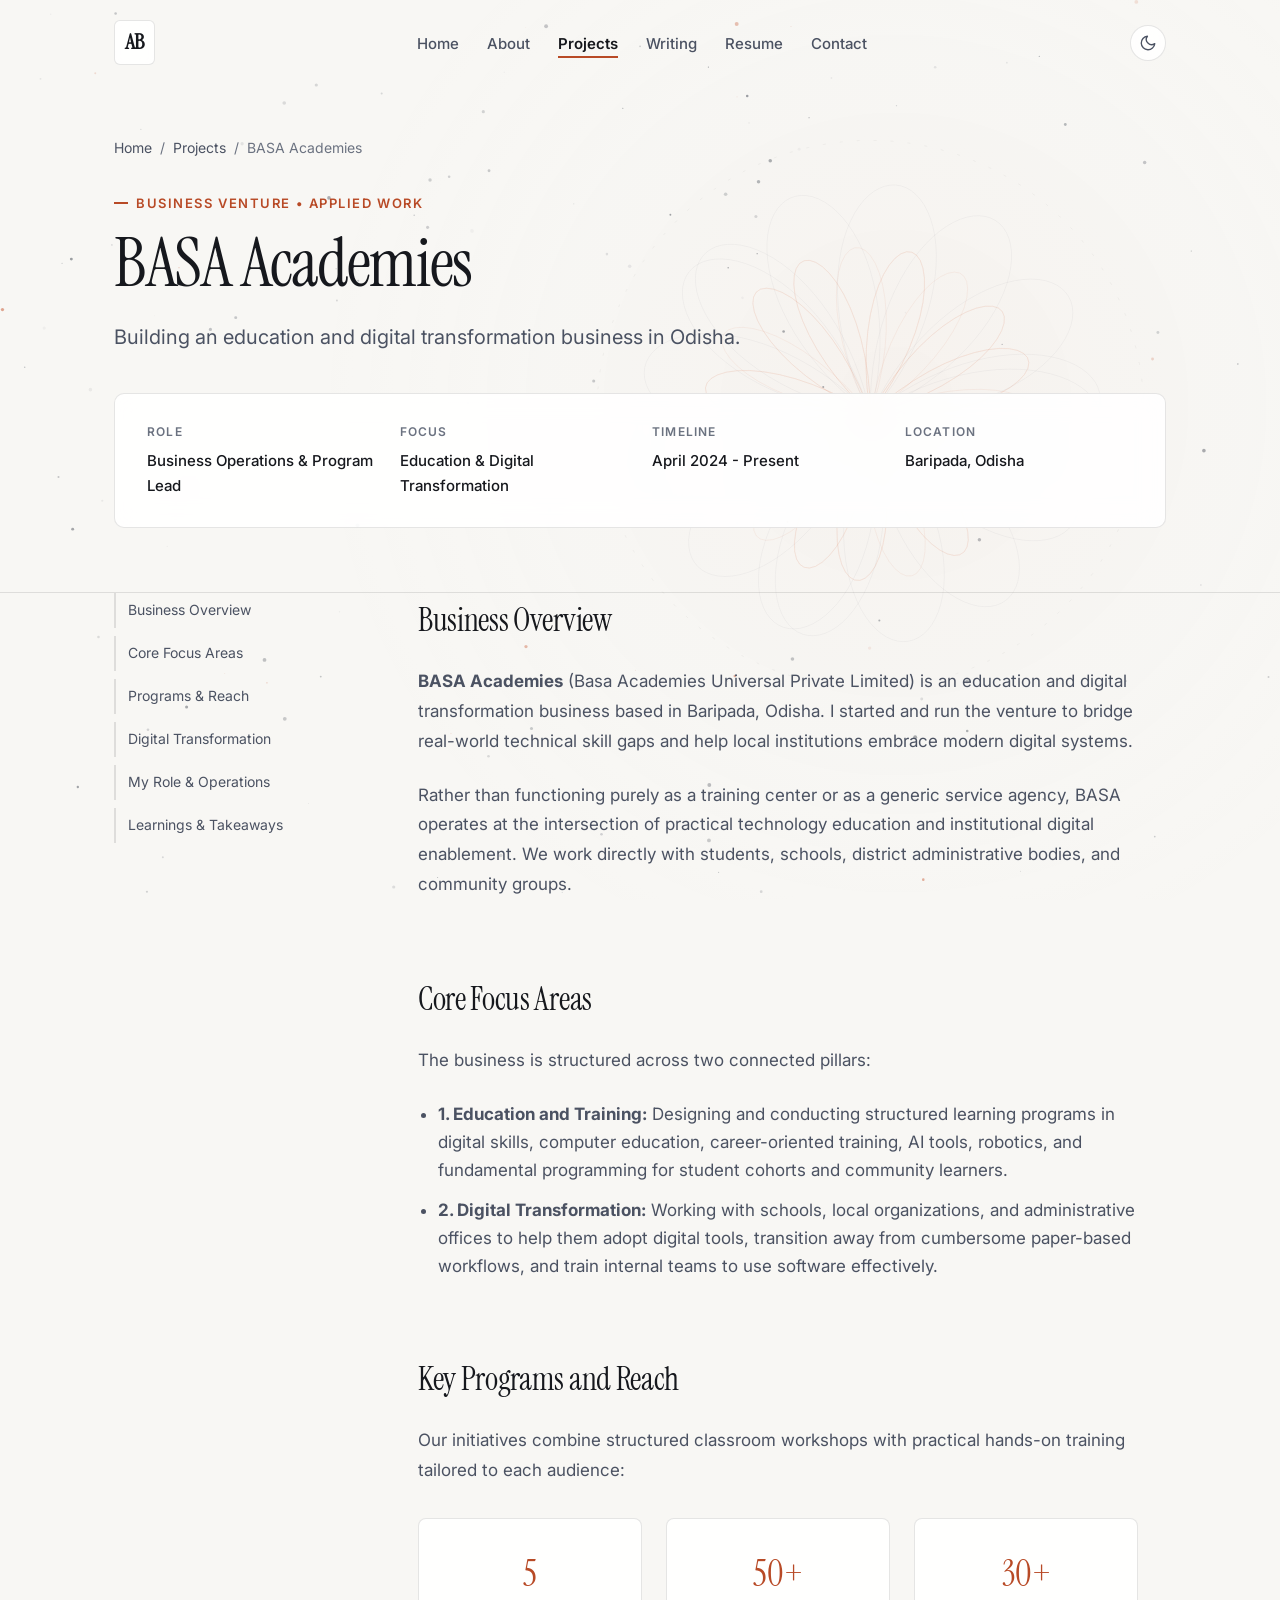
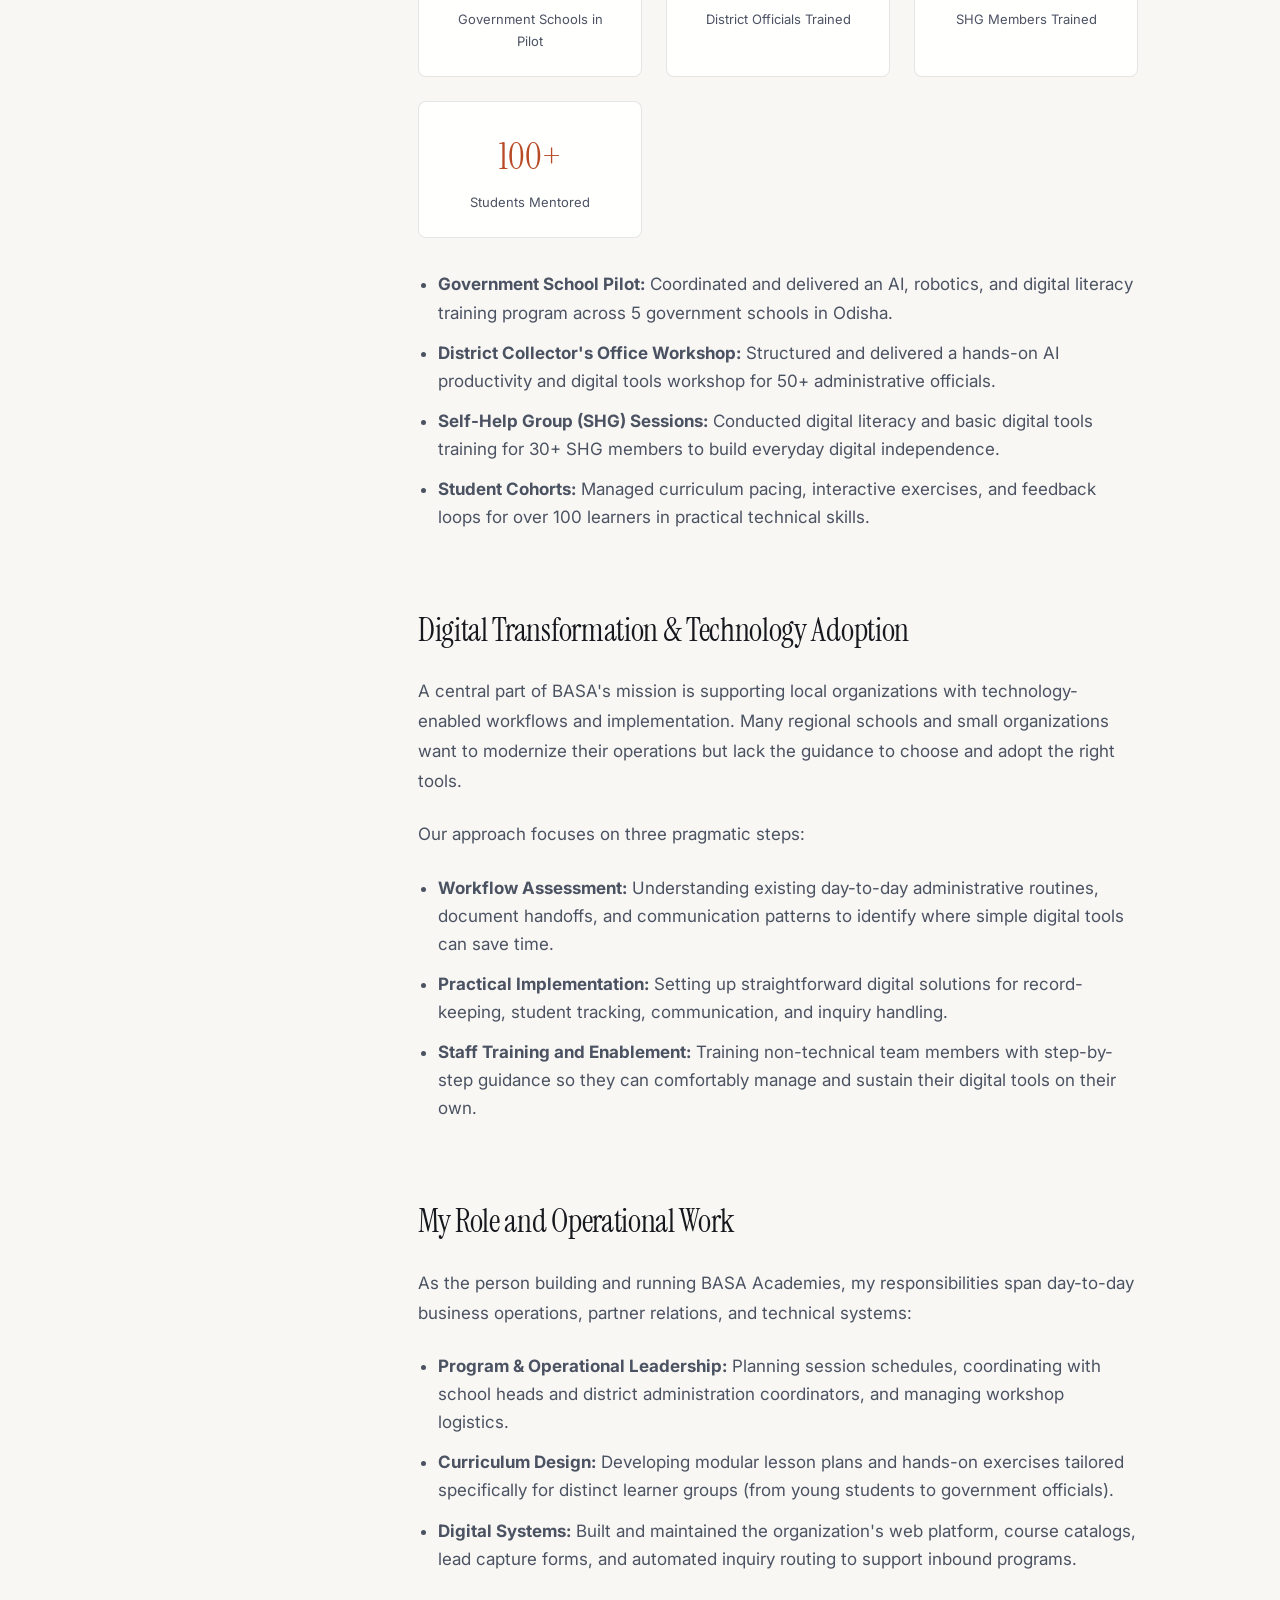
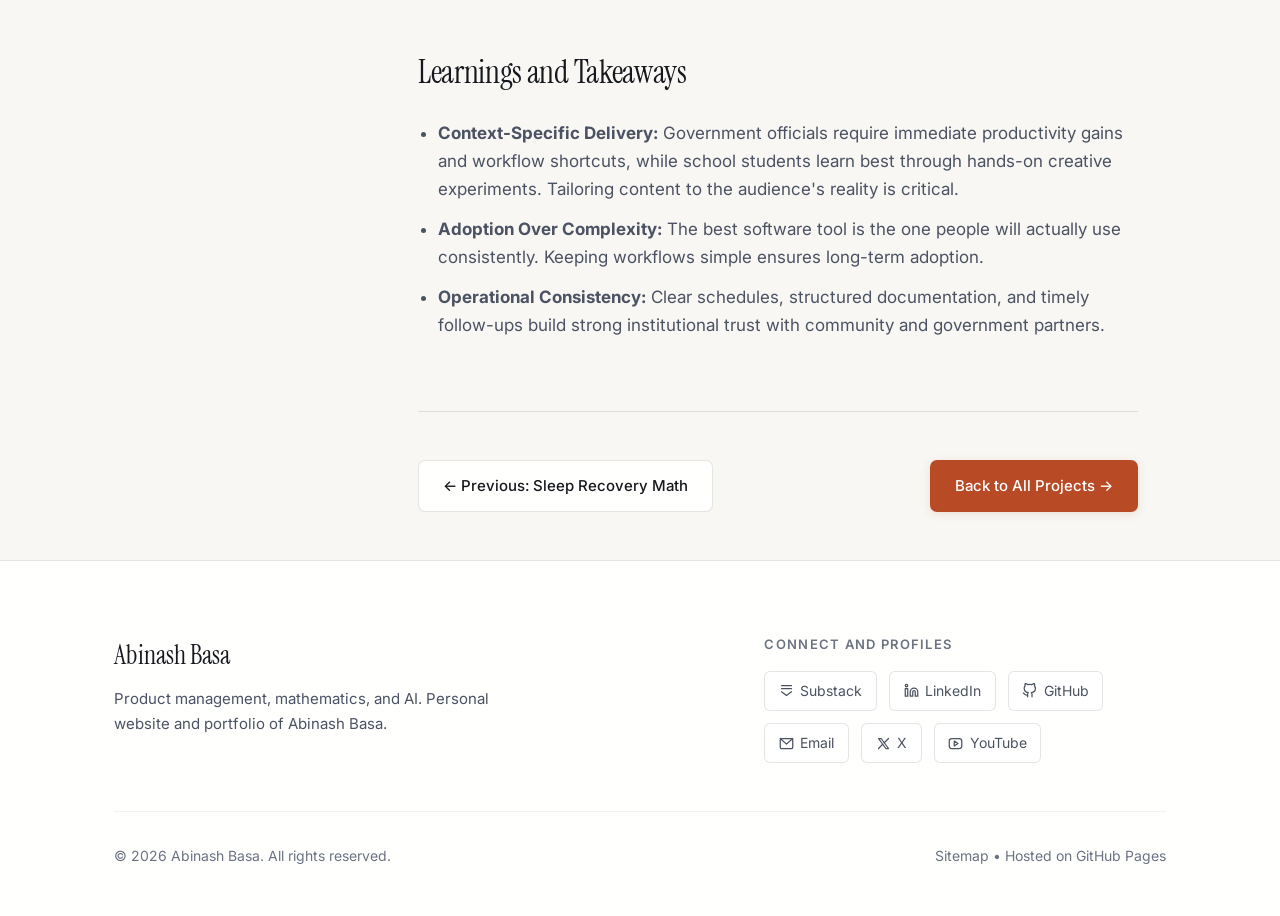
<file: projects/basa-academies.html>
<!DOCTYPE html>
<html lang="en">
<head>
  <meta charset="UTF-8">
  <meta name="viewport" content="width=device-width, initial-scale=1.0">

  <!-- Primary Meta Tags -->
  <title>BASA Academies : Education &amp; Digital Transformation : Abinash Basa</title>
  <meta name="title" content="BASA Academies : Education &amp; Digital Transformation : Abinash Basa">
  <meta name="description" content="Building an education and digital transformation business in Odisha: practical digital skills training, government school pilots, and organizational technology adoption.">
  <meta name="author" content="Abinash Basa">
  <link rel="canonical" href="https://abinash-basa.github.io/projects/basa-academies.html">

  <!-- Open Graph / Facebook / LinkedIn -->
  <meta property="og:type" content="website">
  <meta property="og:url" content="https://abinash-basa.github.io/projects/basa-academies.html">
  <meta property="og:title" content="BASA Academies : Education &amp; Digital Transformation : Abinash Basa">
  <meta property="og:description" content="Building an education and digital transformation business in Odisha: practical digital skills training, government school pilots, and organizational technology adoption.">
  <meta property="og:image" content="https://abinash-basa.github.io/assets/images/og-preview.png">

  <!-- Twitter / X -->
  <meta name="twitter:card" content="summary_large_image">
  <meta name="twitter:url" content="https://abinash-basa.github.io/projects/basa-academies.html">
  <meta name="twitter:title" content="BASA Academies : Education &amp; Digital Transformation : Abinash Basa">
  <meta name="twitter:description" content="Building an education and digital transformation business in Odisha: practical digital skills training, government school pilots, and organizational technology adoption.">
  <meta name="twitter:image" content="https://abinash-basa.github.io/assets/images/og-preview.png">

  <!-- Favicon -->
  <link rel="icon" href="../favicon.svg" type="image/svg+xml">

  <!-- Google Fonts -->
  <link rel="preconnect" href="https://fonts.googleapis.com">
  <link rel="preconnect" href="https://fonts.gstatic.com" crossorigin>
  <link href="https://fonts.googleapis.com/css2?family=Instrument+Serif:ital@0;1&family=Inter:ital,opsz,wght@0,14..32,400;0,14..32,500;0,14..32,600;0,14..32,700;1,14..32,400&display=swap" rel="stylesheet">

  <!-- Universal Stylesheets -->
  <link rel="stylesheet" href="../css/main.css">
  <script type="application/ld+json">
  {
  "@context": "https://schema.org",
  "@type": "Article",
  "headline": "BASA Academies: Education and Digital Transformation Venture",
  "author": {
    "@type": "Person",
    "name": "Abinash Basa"
  },
  "description": "Business operations, practical education programs, government school pilots, and digital transformation initiatives at BASA Academies in Odisha."
}
  </script>
  <link rel="stylesheet" href="../css/project-detail.css">
</head>
<body data-page="project-detail">
  <canvas id="cosmicCanvas" aria-hidden="true"></canvas>

  <a href="#mainContent" class="skip-link">Skip to main content</a>
  <header class="site-nav" id="siteNav">
    <div class="container nav-inner">
      <a href="../index.html" class="nav-brand" aria-label="Abinash Basa Home">
        <span class="brand-monogram">AB</span>
      </a>

      <nav aria-label="Primary Navigation">
        <ul class="nav-menu" id="navMenu">
          <li><a href="../index.html" class="nav-link ">Home</a></li>
          <li><a href="../about.html" class="nav-link ">About</a></li>
          <li><a href="../projects.html" class="nav-link is-active">Projects</a></li>
          <li><a href="../writing.html" class="nav-link ">Writing</a></li>
          <li><a href="../resume.html" class="nav-link ">Resume</a></li>
          <li><a href="../contact.html" class="nav-link ">Contact</a></li>
        </ul>
      </nav>

      <div class="nav-actions">
        <button class="theme-toggle-btn" id="themeToggle" aria-label="Toggle theme">
          <svg width="18" height="18" viewBox="0 0 24 24" fill="none" stroke="currentColor" stroke-width="1.8" stroke-linecap="round" stroke-linejoin="round"><circle cx="12" cy="12" r="5"/><line x1="12" y1="1" x2="12" y2="3"/><line x1="12" y1="21" x2="12" y2="23"/><line x1="4.22" y1="4.22" x2="5.64" y2="5.64"/><line x1="18.36" y1="18.36" x2="19.78" y2="19.78"/><line x1="1" y1="12" x2="3" y2="12"/><line x1="21" y1="12" x2="23" y2="12"/><line x1="4.22" y1="19.78" x2="5.64" y2="18.36"/><line x1="18.36" y1="5.64" x2="19.78" y2="4.22"/></svg>
        </button>
        <button class="nav-hamburger" id="navHamburger" aria-label="Toggle navigation menu" aria-expanded="false" aria-controls="navMenu">
          <span></span><span></span><span></span>
        </button>
      </div>
    </div>
  </header>

  <main id="mainContent">
    <header class="case-hero" aria-labelledby="caseHeading">
      <div class="container">
        <nav class="case-breadcrumb" aria-label="Breadcrumb">
          <a href="../index.html">Home</a>
          <span>/</span>
          <a href="../projects.html">Projects</a>
          <span>/</span>
          <span>BASA Academies</span>
        </nav>

        <span class="section-eyebrow reveal">Business Venture &bull; Applied Work</span>
        <h1 class="case-title reveal" id="caseHeading">BASA Academies</h1>
        <p class="case-subtitle reveal">
          Building an education and digital transformation business in Odisha.
        </p>

        <!-- Case Metadata Grid -->
        <div class="case-meta-grid reveal">
          <div class="case-meta-item">
            <span class="case-meta-label">Role</span>
            <span class="case-meta-value">Business Operations &amp; Program Lead</span>
          </div>
          <div class="case-meta-item">
            <span class="case-meta-label">Focus</span>
            <span class="case-meta-value">Education &amp; Digital Transformation</span>
          </div>
          <div class="case-meta-item">
            <span class="case-meta-label">Timeline</span>
            <span class="case-meta-value">April 2024 - Present</span>
          </div>
          <div class="case-meta-item">
            <span class="case-meta-label">Location</span>
            <span class="case-meta-value">Baripada, Odisha</span>
          </div>
        </div>
      </div>
    </header>

    <div class="container">
      <div class="case-layout">
        
        <!-- Sticky Sidebar Navigation -->
        <aside class="case-sidebar" aria-label="Case study sections">
          <a href="#overview" class="case-nav-link">Business Overview</a>
          <a href="#focus-areas" class="case-nav-link">Core Focus Areas</a>
          <a href="#programs" class="case-nav-link">Programs &amp; Reach</a>
          <a href="#transformation" class="case-nav-link">Digital Transformation</a>
          <a href="#operations" class="case-nav-link">My Role &amp; Operations</a>
          <a href="#learnings" class="case-nav-link">Learnings &amp; Takeaways</a>
        </aside>

        <!-- Case Content -->
        <div class="case-content">
          
          <section class="case-section reveal" id="overview">
            <h2 class="case-section-title">Business Overview</h2>
            <p>
              <strong>BASA Academies</strong> (Basa Academies Universal Private Limited) is an education and digital transformation business based in Baripada, Odisha. I started and run the venture to bridge real-world technical skill gaps and help local institutions embrace modern digital systems.
            </p>
            <p>
              Rather than functioning purely as a training center or as a generic service agency, BASA operates at the intersection of practical technology education and institutional digital enablement. We work directly with students, schools, district administrative bodies, and community groups.
            </p>
          </section>

          <section class="case-section reveal" id="focus-areas">
            <h2 class="case-section-title">Core Focus Areas</h2>
            <p>
              The business is structured across two connected pillars:
            </p>
            <ul>
              <li>
                <strong>1. Education and Training:</strong> Designing and conducting structured learning programs in digital skills, computer education, career-oriented training, AI tools, robotics, and fundamental programming for student cohorts and community learners.
              </li>
              <li>
                <strong>2. Digital Transformation:</strong> Working with schools, local organizations, and administrative offices to help them adopt digital tools, transition away from cumbersome paper-based workflows, and train internal teams to use software effectively.
              </li>
            </ul>
          </section>

          <section class="case-section reveal" id="programs">
            <h2 class="case-section-title">Key Programs and Reach</h2>
            <p>
              Our initiatives combine structured classroom workshops with practical hands-on training tailored to each audience:
            </p>

            <div class="metric-grid">
              <div class="metric-card">
                <div class="metric-number">5</div>
                <div class="metric-label">Government Schools in Pilot</div>
              </div>
              <div class="metric-card">
                <div class="metric-number">50+</div>
                <div class="metric-label">District Officials Trained</div>
              </div>
              <div class="metric-card">
                <div class="metric-number">30+</div>
                <div class="metric-label">SHG Members Trained</div>
              </div>
              <div class="metric-card">
                <div class="metric-number">100+</div>
                <div class="metric-label">Students Mentored</div>
              </div>
            </div>

            <ul>
              <li><strong>Government School Pilot:</strong> Coordinated and delivered an AI, robotics, and digital literacy training program across 5 government schools in Odisha.</li>
              <li><strong>District Collector's Office Workshop:</strong> Structured and delivered a hands-on AI productivity and digital tools workshop for 50+ administrative officials.</li>
              <li><strong>Self-Help Group (SHG) Sessions:</strong> Conducted digital literacy and basic digital tools training for 30+ SHG members to build everyday digital independence.</li>
              <li><strong>Student Cohorts:</strong> Managed curriculum pacing, interactive exercises, and feedback loops for over 100 learners in practical technical skills.</li>
            </ul>
          </section>

          <section class="case-section reveal" id="transformation">
            <h2 class="case-section-title">Digital Transformation &amp; Technology Adoption</h2>
            <p>
              A central part of BASA's mission is supporting local organizations with technology-enabled workflows and implementation. Many regional schools and small organizations want to modernize their operations but lack the guidance to choose and adopt the right tools.
            </p>
            <p>
              Our approach focuses on three pragmatic steps:
            </p>
            <ul>
              <li><strong>Workflow Assessment:</strong> Understanding existing day-to-day administrative routines, document handoffs, and communication patterns to identify where simple digital tools can save time.</li>
              <li><strong>Practical Implementation:</strong> Setting up straightforward digital solutions for record-keeping, student tracking, communication, and inquiry handling.</li>
              <li><strong>Staff Training and Enablement:</strong> Training non-technical team members with step-by-step guidance so they can comfortably manage and sustain their digital tools on their own.</li>
            </ul>
          </section>

          <section class="case-section reveal" id="operations">
            <h2 class="case-section-title">My Role and Operational Work</h2>
            <p>
              As the person building and running BASA Academies, my responsibilities span day-to-day business operations, partner relations, and technical systems:
            </p>
            <ul>
              <li><strong>Program &amp; Operational Leadership:</strong> Planning session schedules, coordinating with school heads and district administration coordinators, and managing workshop logistics.</li>
              <li><strong>Curriculum Design:</strong> Developing modular lesson plans and hands-on exercises tailored specifically for distinct learner groups (from young students to government officials).</li>
              <li><strong>Digital Systems:</strong> Built and maintained the organization's web platform, course catalogs, lead capture forms, and automated inquiry routing to support inbound programs.</li>
            </ul>
          </section>

          <section class="case-section reveal" id="learnings">
            <h2 class="case-section-title">Learnings and Takeaways</h2>
            <ul>
              <li><strong>Context-Specific Delivery:</strong> Government officials require immediate productivity gains and workflow shortcuts, while school students learn best through hands-on creative experiments. Tailoring content to the audience's reality is critical.</li>
              <li><strong>Adoption Over Complexity:</strong> The best software tool is the one people will actually use consistently. Keeping workflows simple ensures long-term adoption.</li>
              <li><strong>Operational Consistency:</strong> Clear schedules, structured documentation, and timely follow-ups build strong institutional trust with community and government partners.</li>
            </ul>
          </section>

          <!-- Footer Navigation -->
          <div class="case-footer-nav">
            <a href="sleep-recovery-math.html" class="btn btn-secondary">&larr; Previous: Sleep Recovery Math</a>
            <a href="../projects.html" class="btn btn-primary">Back to All Projects &rarr;</a>
          </div>

        </div>
      </div>
    </div>
  </main>

  <footer class="site-footer">
    <div class="container">
      <div class="footer-grid">
        <div class="footer-brand">
          <h2>Abinash Basa</h2>
          <p>Product management, mathematics, and AI. Personal website and portfolio of Abinash Basa.</p>
        </div>

        <div class="footer-links-group">
          <span class="footer-links-title">Connect and Profiles</span>
          <div class="footer-social-row">
            <a href="https://substack.com/@abinashbasa" target="_blank" rel="noopener noreferrer" class="footer-social-link">
              <svg width="15" height="15" viewBox="0 0 24 24" fill="none" stroke="currentColor" stroke-width="2" stroke-linecap="round" stroke-linejoin="round"><line x1="4" y1="4" x2="20" y2="4"/><line x1="4" y1="9" x2="20" y2="9"/><path d="M4 14l8 6 8-6"/></svg>
              Substack
            </a>
            <a href="https://www.linkedin.com/in/theabinashbasa" target="_blank" rel="noopener noreferrer" class="footer-social-link">
              <svg width="15" height="15" viewBox="0 0 24 24" fill="none" stroke="currentColor" stroke-width="2" stroke-linecap="round" stroke-linejoin="round"><path d="M16 8a6 6 0 0 1 6 6v7h-4v-7a2 2 0 0 0-4 0v7h-4v-7a6 6 0 0 1 6-6z"/><rect x="2" y="9" width="4" height="12"/><circle cx="4" cy="4" r="2"/></svg>
              LinkedIn
            </a>
            <a href="https://github.com/abinash-basa" target="_blank" rel="noopener noreferrer" class="footer-social-link">
              <svg width="15" height="15" viewBox="0 0 24 24" fill="none" stroke="currentColor" stroke-width="2" stroke-linecap="round" stroke-linejoin="round"><path d="M9 19c-5 1.5-5-2.5-7-3m14 6v-3.87a3.37 3.37 0 0 0-.94-2.61c3.14-.35 6.44-1.54 6.44-7A5.44 5.44 0 0 0 20 4.77 5.07 5.07 0 0 0 19.91 1S18.73.65 16 2.48a13.38 13.38 0 0 0-7 0C6.27.65 5.09 1 5.09 1A5.07 5.07 0 0 0 5 4.77a5.44 5.44 0 0 0-1.5 3.78c0 5.42 3.3 6.61 6.44 7A3.37 3.37 0 0 0 9 18.13V22"/></svg>
              GitHub
            </a>
            <a href="mailto:abinashbasa15@gmail.com" class="footer-social-link">
              <svg width="15" height="15" viewBox="0 0 24 24" fill="none" stroke="currentColor" stroke-width="2" stroke-linecap="round" stroke-linejoin="round"><rect x="2" y="4" width="20" height="16" rx="2"/><polyline points="22,4 12,13 2,4"/></svg>
              Email
            </a>
            <a href="https://x.com/AbinashBasa1" target="_blank" rel="noopener noreferrer" class="footer-social-link">
              <svg width="15" height="15" viewBox="0 0 24 24" fill="none" stroke="currentColor" stroke-width="2" stroke-linecap="round" stroke-linejoin="round"><path d="M4 4l11.733 16h4.267l-11.733 -16z"/><path d="M4 20l6.768 -6.768m2.46 -2.46l6.772 -6.772"/></svg>
              X
            </a>
            <a href="https://www.youtube.com/@ventbyakb" target="_blank" rel="noopener noreferrer" class="footer-social-link">
              <svg width="15" height="15" viewBox="0 0 24 24" fill="none" stroke="currentColor" stroke-width="2" stroke-linecap="round" stroke-linejoin="round"><rect x="2" y="4" width="20" height="16" rx="4"/><polygon points="10,8 16,12 10,16"/></svg>
              YouTube
            </a>
          </div>
        </div>
      </div>

      <div class="footer-bottom">
        <p>&copy; 2026 Abinash Basa. All rights reserved.</p>
        <p><a href="../sitemap.xml" style="color: var(--text-muted);">Sitemap</a> &bull; Hosted on GitHub Pages</p>
      </div>
    </div>
  </footer>

  <script src="../js/cosmic-background.js" defer></script>
  <script src="../js/main.js" defer></script>
</body>
</html>
</file>
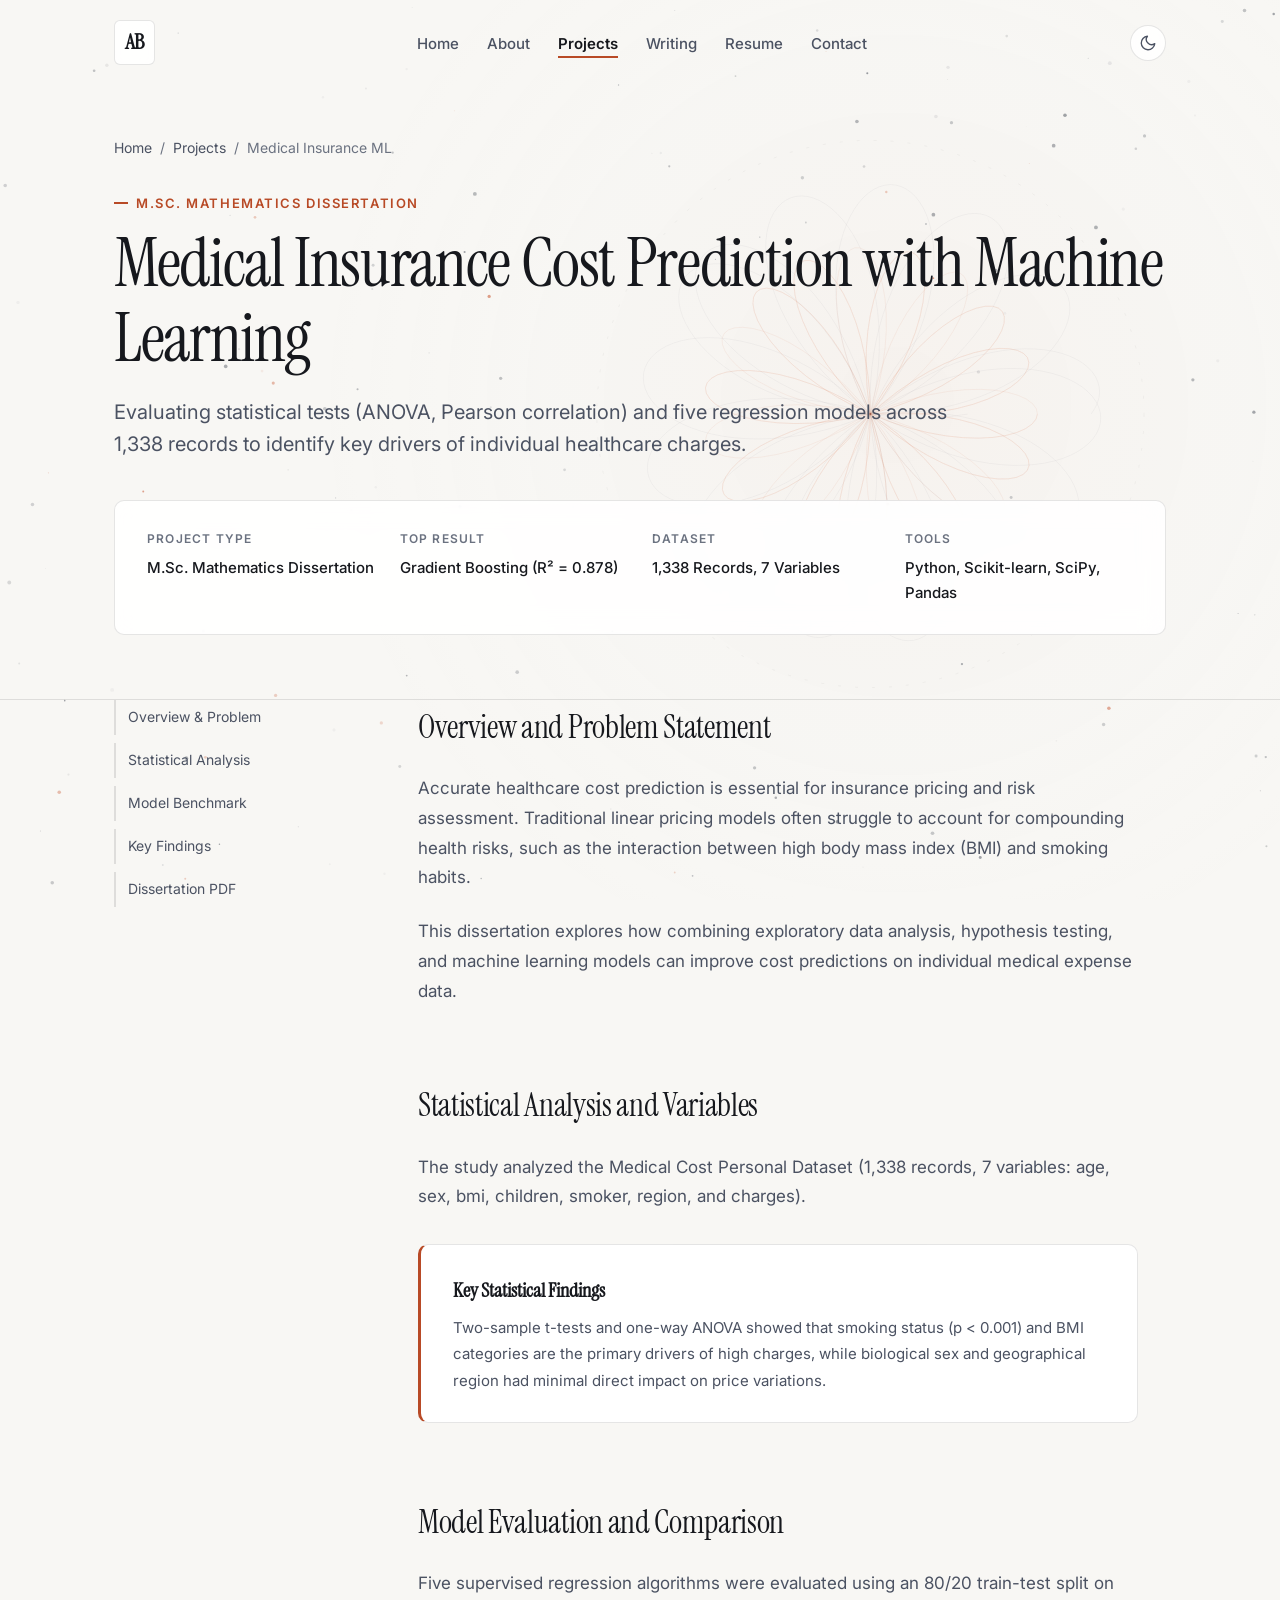
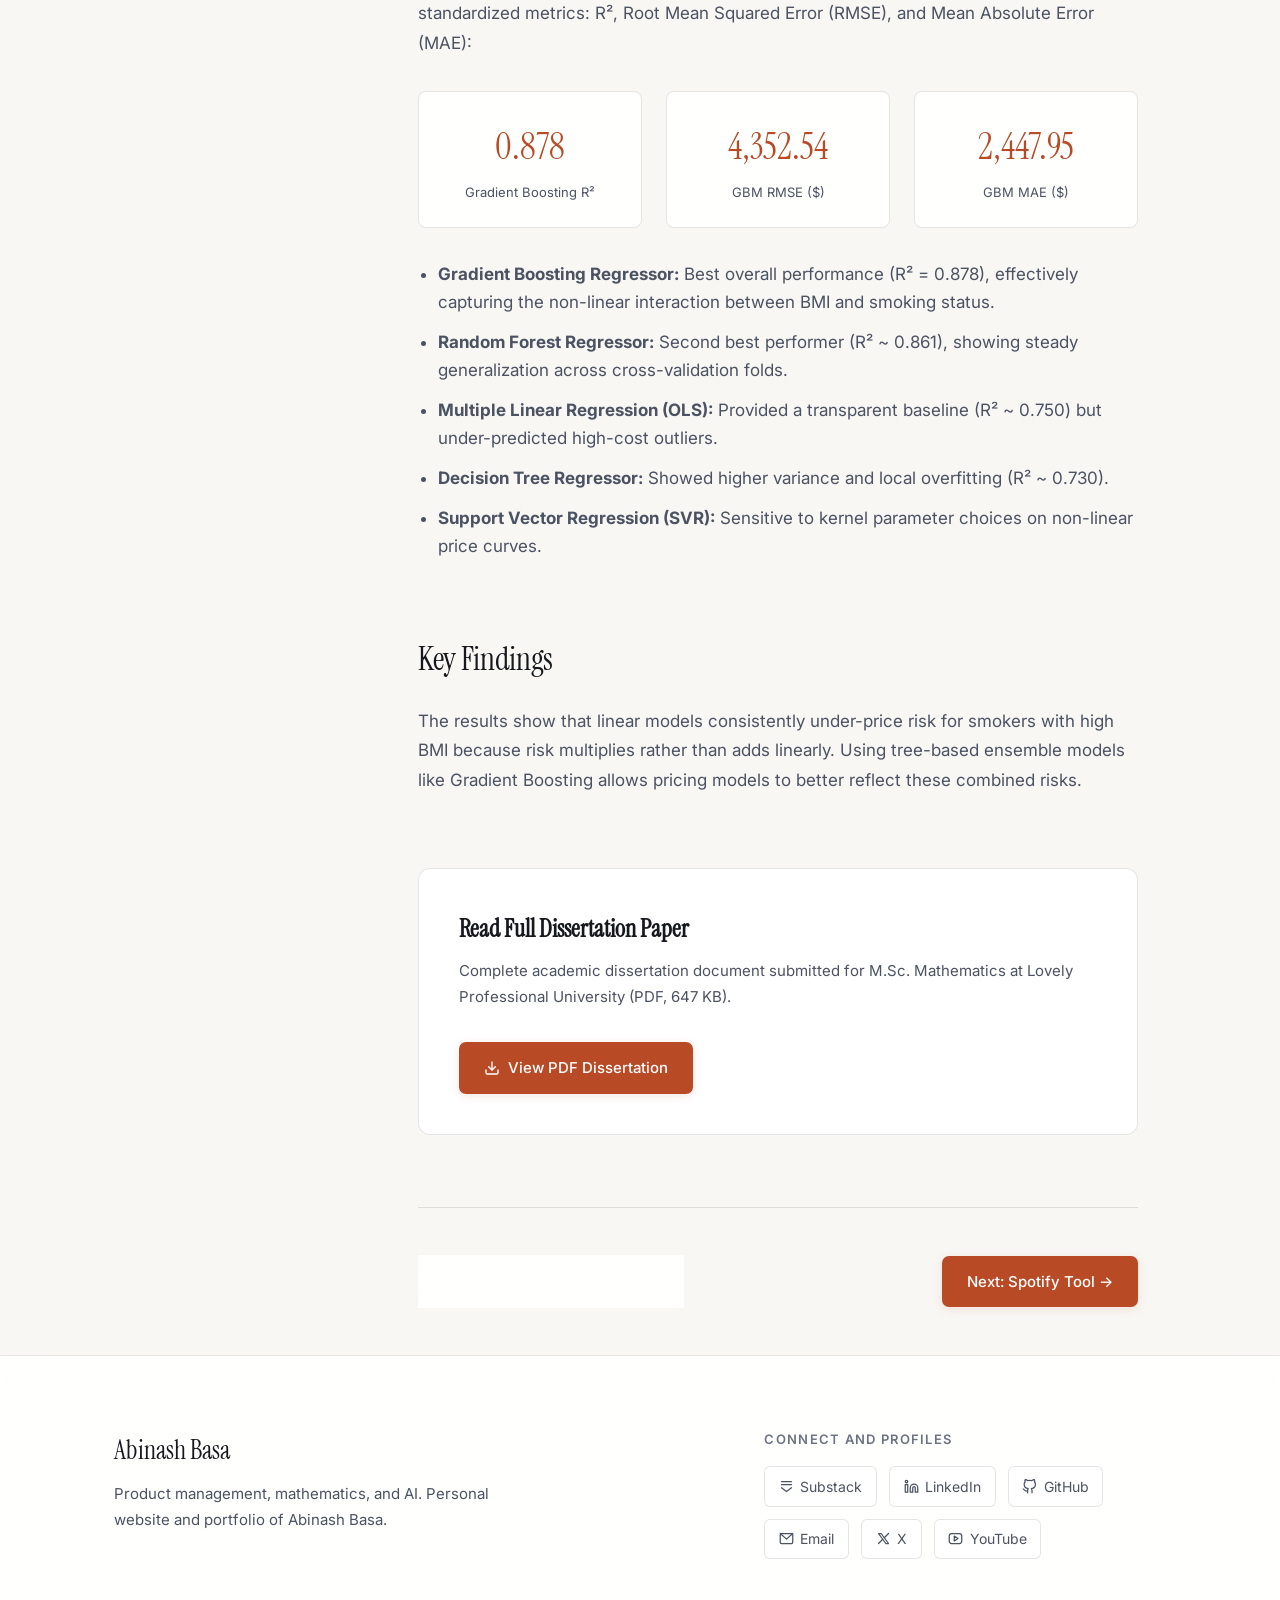
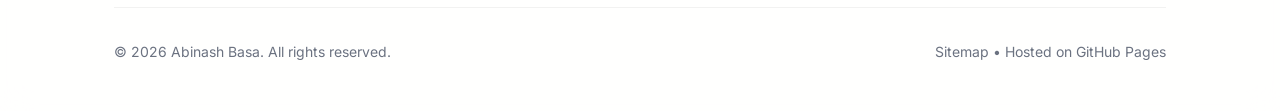
<file: projects/medical-insurance-ml.html>
﻿<!DOCTYPE html>
<html lang="en">
<head>
  <meta charset="UTF-8">
  <meta name="viewport" content="width=device-width, initial-scale=1.0">

  <!-- Primary Meta Tags -->
  <title>Medical Insurance Cost Prediction : Abinash Basa</title>
  <meta name="title" content="Medical Insurance Cost Prediction : Abinash Basa">
  <meta name="description" content="M.Sc. Mathematics dissertation analyzing healthcare charges using statistical testing, ANOVA, and supervised machine learning regression models.">
  <meta name="author" content="Abinash Basa">
  <link rel="canonical" href="https://abinash-basa.github.io/projects/medical-insurance-ml.html">

  <!-- Open Graph / Facebook / LinkedIn -->
  <meta property="og:type" content="website">
  <meta property="og:url" content="https://abinash-basa.github.io/projects/medical-insurance-ml.html">
  <meta property="og:title" content="Medical Insurance Cost Prediction : Abinash Basa">
  <meta property="og:description" content="M.Sc. Mathematics dissertation analyzing healthcare charges using statistical testing, ANOVA, and supervised machine learning regression models.">
  <meta property="og:image" content="https://abinash-basa.github.io/assets/images/og-preview.png">

  <!-- Twitter / X -->
  <meta name="twitter:card" content="summary_large_image">
  <meta name="twitter:url" content="https://abinash-basa.github.io/projects/medical-insurance-ml.html">
  <meta name="twitter:title" content="Medical Insurance Cost Prediction : Abinash Basa">
  <meta name="twitter:description" content="M.Sc. Mathematics dissertation analyzing healthcare charges using statistical testing, ANOVA, and supervised machine learning regression models.">
  <meta name="twitter:image" content="https://abinash-basa.github.io/assets/images/og-preview.png">

  <!-- Favicon -->
  <link rel="icon" href="../favicon.svg" type="image/svg+xml">

  <!-- Google Fonts -->
  <link rel="preconnect" href="https://fonts.googleapis.com">
  <link rel="preconnect" href="https://fonts.gstatic.com" crossorigin>
  <link href="https://fonts.googleapis.com/css2?family=Instrument+Serif:ital@0;1&family=Inter:ital,opsz,wght@0,14..32,400;0,14..32,500;0,14..32,600;0,14..32,700;1,14..32,400&display=swap" rel="stylesheet">

  <!-- Universal Stylesheets -->
  <link rel="stylesheet" href="../css/main.css">
  <script type="application/ld+json">
  {
  "@context": "https://schema.org",
  "@type": "TechArticle",
  "headline": "Statistical and Machine Learning Approaches for Medical Insurance Cost Prediction",
  "author": {
    "@type": "Person",
    "name": "Abinash Basa"
  },
  "description": "Master's dissertation evaluating statistical significance and supervised regression algorithms on medical insurance cost prediction."
}
  </script>
  <link rel="stylesheet" href="../css/project-detail.css">
</head>
<body data-page="project-detail">
  <canvas id="cosmicCanvas" aria-hidden="true"></canvas>

  <a href="#mainContent" class="skip-link">Skip to main content</a>
  <header class="site-nav" id="siteNav">
    <div class="container nav-inner">
      <a href="../index.html" class="nav-brand" aria-label="Abinash Basa Home">
        <span class="brand-monogram">AB</span>
      </a>

      <nav aria-label="Primary Navigation">
        <ul class="nav-menu" id="navMenu">
          <li><a href="../index.html" class="nav-link ">Home</a></li>
          <li><a href="../about.html" class="nav-link ">About</a></li>
          <li><a href="../projects.html" class="nav-link is-active">Projects</a></li>
          <li><a href="../writing.html" class="nav-link ">Writing</a></li>
          <li><a href="../resume.html" class="nav-link ">Resume</a></li>
          <li><a href="../contact.html" class="nav-link ">Contact</a></li>
        </ul>
      </nav>

      <div class="nav-actions">
        <button class="theme-toggle-btn" id="themeToggle" aria-label="Toggle theme">
          <svg width="18" height="18" viewBox="0 0 24 24" fill="none" stroke="currentColor" stroke-width="1.8" stroke-linecap="round" stroke-linejoin="round"><circle cx="12" cy="12" r="5"/><line x1="12" y1="1" x2="12" y2="3"/><line x1="12" y1="21" x2="12" y2="23"/><line x1="4.22" y1="4.22" x2="5.64" y2="5.64"/><line x1="18.36" y1="18.36" x2="19.78" y2="19.78"/><line x1="1" y1="12" x2="3" y2="12"/><line x1="21" y1="12" x2="23" y2="12"/><line x1="4.22" y1="19.78" x2="5.64" y2="18.36"/><line x1="18.36" y1="5.64" x2="19.78" y2="4.22"/></svg>
        </button>
        <button class="nav-hamburger" id="navHamburger" aria-label="Toggle navigation menu" aria-expanded="false" aria-controls="navMenu">
          <span></span><span></span><span></span>
        </button>
      </div>
    </div>
  </header>

  <main id="mainContent">
    <header class="case-hero" aria-labelledby="caseHeading">
      <div class="container">
        <nav class="case-breadcrumb" aria-label="Breadcrumb">
          <a href="../index.html">Home</a>
          <span>/</span>
          <a href="../projects.html">Projects</a>
          <span>/</span>
          <span>Medical Insurance ML</span>
        </nav>

        <span class="section-eyebrow reveal">M.Sc. Mathematics Dissertation</span>
        <h1 class="case-title reveal" id="caseHeading">Medical Insurance Cost Prediction with Machine Learning</h1>
        <p class="case-subtitle reveal">
          Evaluating statistical tests (ANOVA, Pearson correlation) and five regression models across 1,338 records to identify key drivers of individual healthcare charges.
        </p>

        <!-- Case Metadata Grid -->
        <div class="case-meta-grid reveal">
          <div class="case-meta-item">
            <span class="case-meta-label">Project Type</span>
            <span class="case-meta-value">M.Sc. Mathematics Dissertation</span>
          </div>
          <div class="case-meta-item">
            <span class="case-meta-label">Top Result</span>
            <span class="case-meta-value">Gradient Boosting (R² = 0.878)</span>
          </div>
          <div class="case-meta-item">
            <span class="case-meta-label">Dataset</span>
            <span class="case-meta-value">1,338 Records, 7 Variables</span>
          </div>
          <div class="case-meta-item">
            <span class="case-meta-label">Tools</span>
            <span class="case-meta-value">Python, Scikit-learn, SciPy, Pandas</span>
          </div>
        </div>
      </div>
    </header>

    <div class="container">
      <div class="case-layout">
        
        <!-- Sticky Sidebar Navigation -->
        <aside class="case-sidebar" aria-label="Project sections">
          <a href="#overview" class="case-nav-link">Overview &amp; Problem</a>
          <a href="#statistical-testing" class="case-nav-link">Statistical Analysis</a>
          <a href="#models" class="case-nav-link">Model Benchmark</a>
          <a href="#findings" class="case-nav-link">Key Findings</a>
          <a href="#dissertation-pdf" class="case-nav-link">Dissertation PDF</a>
        </aside>

        <!-- Case Content -->
        <div class="case-content">
          
          <section class="case-section reveal" id="overview">
            <h2 class="case-section-title">Overview and Problem Statement</h2>
            <p>
              Accurate healthcare cost prediction is essential for insurance pricing and risk assessment. Traditional linear pricing models often struggle to account for compounding health risks, such as the interaction between high body mass index (BMI) and smoking habits.
            </p>
            <p>
              This dissertation explores how combining exploratory data analysis, hypothesis testing, and machine learning models can improve cost predictions on individual medical expense data.
            </p>
          </section>

          <section class="case-section reveal" id="statistical-testing">
            <h2 class="case-section-title">Statistical Analysis and Variables</h2>
            <p>
              The study analyzed the Medical Cost Personal Dataset (1,338 records, 7 variables: age, sex, bmi, children, smoker, region, and charges).
            </p>
            
            <div class="case-callout">
              <h4>Key Statistical Findings</h4>
              <p>
                Two-sample t-tests and one-way ANOVA showed that smoking status (p &lt; 0.001) and BMI categories are the primary drivers of high charges, while biological sex and geographical region had minimal direct impact on price variations.
              </p>
            </div>
          </section>

          <section class="case-section reveal" id="models">
            <h2 class="case-section-title">Model Evaluation and Comparison</h2>
            <p>
              Five supervised regression algorithms were evaluated using an 80/20 train-test split on standardized metrics: R², Root Mean Squared Error (RMSE), and Mean Absolute Error (MAE):
            </p>

            <div class="metric-grid">
              <div class="metric-card">
                <div class="metric-number">0.878</div>
                <div class="metric-label">Gradient Boosting R²</div>
              </div>
              <div class="metric-card">
                <div class="metric-number">4,352.54</div>
                <div class="metric-label">GBM RMSE ($)</div>
              </div>
              <div class="metric-card">
                <div class="metric-number">2,447.95</div>
                <div class="metric-label">GBM MAE ($)</div>
              </div>
            </div>

            <ul>
              <li><strong>Gradient Boosting Regressor:</strong> Best overall performance (R² = 0.878), effectively capturing the non-linear interaction between BMI and smoking status.</li>
              <li><strong>Random Forest Regressor:</strong> Second best performer (R² ~ 0.861), showing steady generalization across cross-validation folds.</li>
              <li><strong>Multiple Linear Regression (OLS):</strong> Provided a transparent baseline (R² ~ 0.750) but under-predicted high-cost outliers.</li>
              <li><strong>Decision Tree Regressor:</strong> Showed higher variance and local overfitting (R² ~ 0.730).</li>
              <li><strong>Support Vector Regression (SVR):</strong> Sensitive to kernel parameter choices on non-linear price curves.</li>
            </ul>
          </section>

          <section class="case-section reveal" id="findings">
            <h2 class="case-section-title">Key Findings</h2>
            <p>
              The results show that linear models consistently under-price risk for smokers with high BMI because risk multiplies rather than adds linearly. Using tree-based ensemble models like Gradient Boosting allows pricing models to better reflect these combined risks.
            </p>
          </section>

          <!-- Document Action Box -->
          <section class="case-section reveal" id="dissertation-pdf">
            <div class="doc-action-box">
              <div class="doc-action-info">
                <h4>Read Full Dissertation Paper</h4>
                <p>Complete academic dissertation document submitted for M.Sc. Mathematics at Lovely Professional University (PDF, 647 KB).</p>
              </div>
              <a href="../assets/docs/medical-insurance-dissertation.pdf" target="_blank" rel="noopener" class="btn btn-primary">
                <svg width="16" height="16" viewBox="0 0 24 24" fill="none" stroke="currentColor" stroke-width="2" stroke-linecap="round" stroke-linejoin="round"><path d="M21 15v4a2 2 0 0 1-2 2H5a2 2 0 0 1-2-2v-4"/><polyline points="7 10 12 15 17 10"/><line x1="12" y1="15" x2="12" y2="3"/></svg>
                View PDF Dissertation
              </a>
            </div>
          </section>

          <div class="case-footer-nav">
            <a href="basa-academies.html" class="btn btn-secondary">&larr; Previous: BASA Academies</a>
            <a href="spotify-ytmusic-migration.html" class="btn btn-primary">Next: Spotify Tool &rarr;</a>
          </div>

        </div>
      </div>
    </div>
  </main>

  <footer class="site-footer">
    <div class="container">
      <div class="footer-grid">
        <div class="footer-brand">
          <h2>Abinash Basa</h2>
          <p>Product management, mathematics, and AI. Personal website and portfolio of Abinash Basa.</p>
        </div>

        <div class="footer-links-group">
          <span class="footer-links-title">Connect and Profiles</span>
          <div class="footer-social-row">
            <a href="https://substack.com/@abinashbasa" target="_blank" rel="noopener noreferrer" class="footer-social-link">
              <svg width="15" height="15" viewBox="0 0 24 24" fill="none" stroke="currentColor" stroke-width="2" stroke-linecap="round" stroke-linejoin="round"><line x1="4" y1="4" x2="20" y2="4"/><line x1="4" y1="9" x2="20" y2="9"/><path d="M4 14l8 6 8-6"/></svg>
              Substack
            </a>
            <a href="https://www.linkedin.com/in/theabinashbasa" target="_blank" rel="noopener noreferrer" class="footer-social-link">
              <svg width="15" height="15" viewBox="0 0 24 24" fill="none" stroke="currentColor" stroke-width="2" stroke-linecap="round" stroke-linejoin="round"><path d="M16 8a6 6 0 0 1 6 6v7h-4v-7a2 2 0 0 0-4 0v7h-4v-7a6 6 0 0 1 6-6z"/><rect x="2" y="9" width="4" height="12"/><circle cx="4" cy="4" r="2"/></svg>
              LinkedIn
            </a>
            <a href="https://github.com/abinash-basa" target="_blank" rel="noopener noreferrer" class="footer-social-link">
              <svg width="15" height="15" viewBox="0 0 24 24" fill="none" stroke="currentColor" stroke-width="2" stroke-linecap="round" stroke-linejoin="round"><path d="M9 19c-5 1.5-5-2.5-7-3m14 6v-3.87a3.37 3.37 0 0 0-.94-2.61c3.14-.35 6.44-1.54 6.44-7A5.44 5.44 0 0 0 20 4.77 5.07 5.07 0 0 0 19.91 1S18.73.65 16 2.48a13.38 13.38 0 0 0-7 0C6.27.65 5.09 1 5.09 1A5.07 5.07 0 0 0 5 4.77a5.44 5.44 0 0 0-1.5 3.78c0 5.42 3.3 6.61 6.44 7A3.37 3.37 0 0 0 9 18.13V22"/></svg>
              GitHub
            </a>
            <a href="mailto:abinashbasa15@gmail.com" class="footer-social-link">
              <svg width="15" height="15" viewBox="0 0 24 24" fill="none" stroke="currentColor" stroke-width="2" stroke-linecap="round" stroke-linejoin="round"><rect x="2" y="4" width="20" height="16" rx="2"/><polyline points="22,4 12,13 2,4"/></svg>
              Email
            </a>
            <a href="https://x.com/AbinashBasa1" target="_blank" rel="noopener noreferrer" class="footer-social-link">
              <svg width="15" height="15" viewBox="0 0 24 24" fill="none" stroke="currentColor" stroke-width="2" stroke-linecap="round" stroke-linejoin="round"><path d="M4 4l11.733 16h4.267l-11.733 -16z"/><path d="M4 20l6.768 -6.768m2.46 -2.46l6.772 -6.772"/></svg>
              X
            </a>
            <a href="https://www.youtube.com/@ventbyakb" target="_blank" rel="noopener noreferrer" class="footer-social-link">
              <svg width="15" height="15" viewBox="0 0 24 24" fill="none" stroke="currentColor" stroke-width="2" stroke-linecap="round" stroke-linejoin="round"><rect x="2" y="4" width="20" height="16" rx="4"/><polygon points="10,8 16,12 10,16"/></svg>
              YouTube
            </a>
          </div>
        </div>
      </div>

      <div class="footer-bottom">
        <p>&copy; 2026 Abinash Basa. All rights reserved.</p>
        <p><a href="../sitemap.xml" style="color: var(--text-muted);">Sitemap</a> &bull; Hosted on GitHub Pages</p>
      </div>
    </div>
  </footer>

  <script src="../js/cosmic-background.js" defer></script>
  <script src="../js/main.js" defer></script>
</body>
</html>
</file>
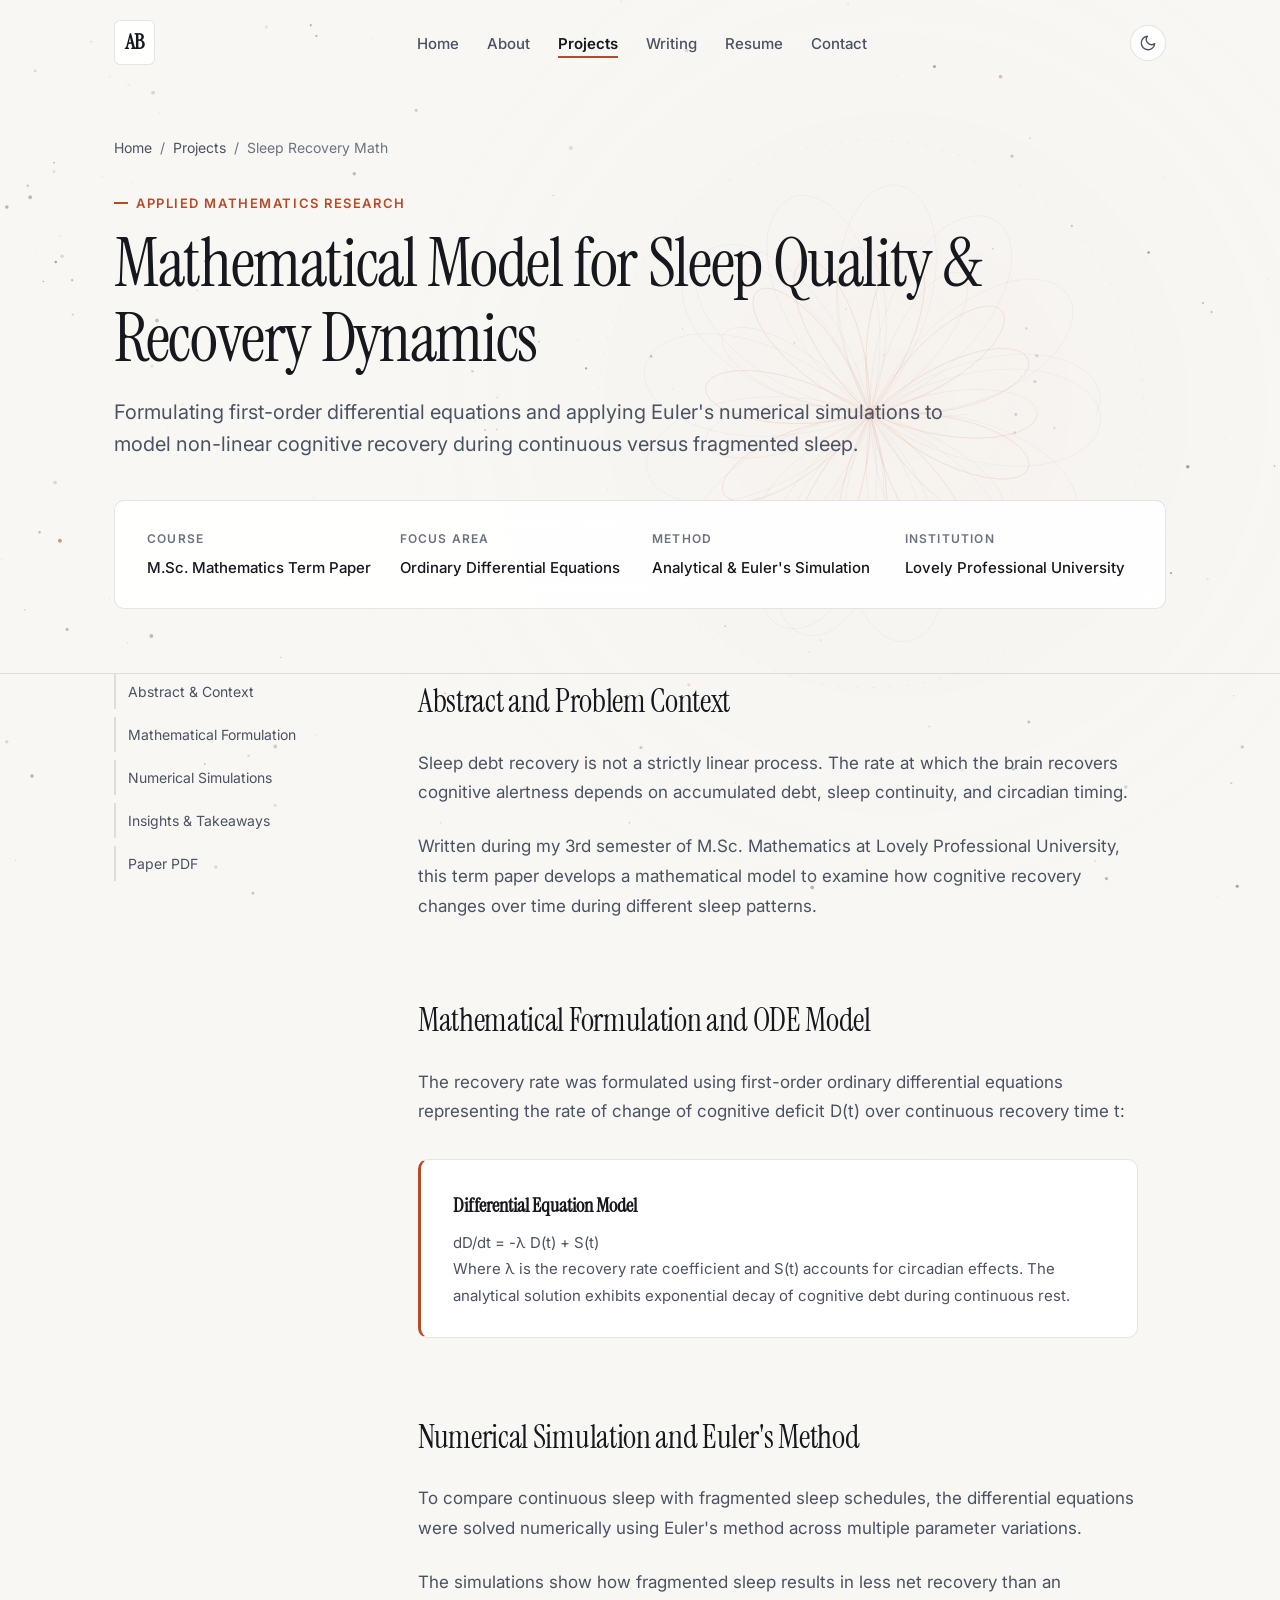
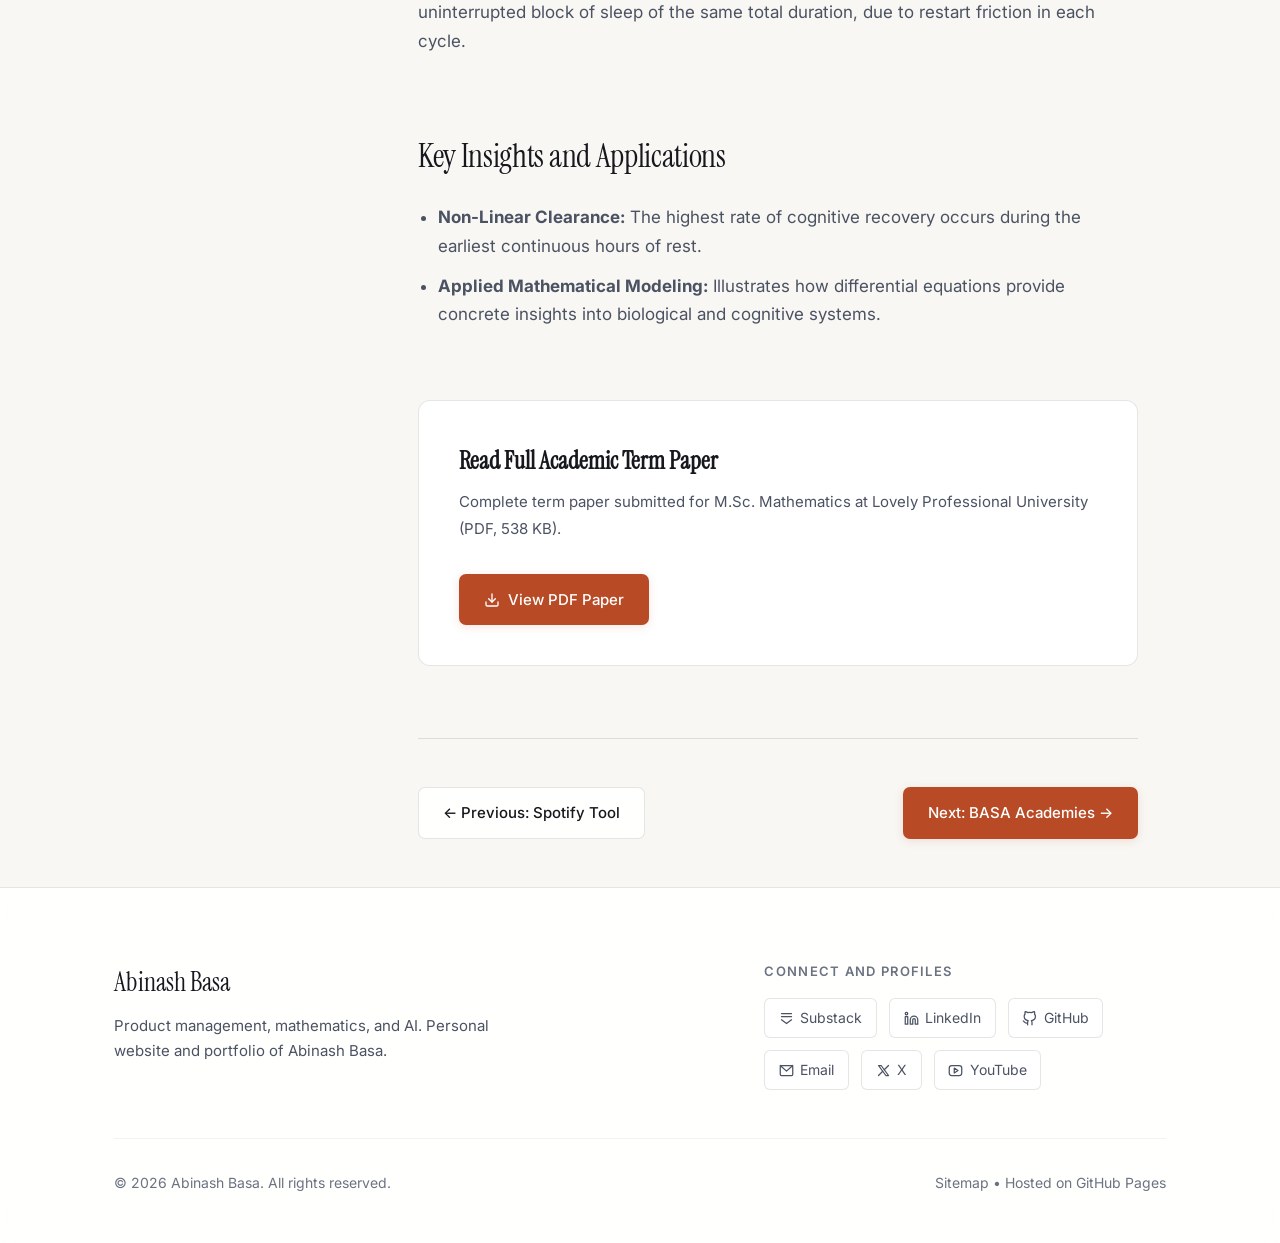
<file: projects/sleep-recovery-math.html>
﻿<!DOCTYPE html>
<html lang="en">
<head>
  <meta charset="UTF-8">
  <meta name="viewport" content="width=device-width, initial-scale=1.0">

  <!-- Primary Meta Tags -->
  <title>Sleep Recovery Mathematical Model : Abinash Basa</title>
  <meta name="title" content="Sleep Recovery Mathematical Model : Abinash Basa">
  <meta name="description" content="Applied mathematics term paper modeling cognitive recovery and sleep quality using ordinary differential equations and Euler's numerical method.">
  <meta name="author" content="Abinash Basa">
  <link rel="canonical" href="https://abinash-basa.github.io/projects/sleep-recovery-math.html">

  <!-- Open Graph / Facebook / LinkedIn -->
  <meta property="og:type" content="website">
  <meta property="og:url" content="https://abinash-basa.github.io/projects/sleep-recovery-math.html">
  <meta property="og:title" content="Sleep Recovery Mathematical Model : Abinash Basa">
  <meta property="og:description" content="Applied mathematics term paper modeling cognitive recovery and sleep quality using ordinary differential equations and Euler's numerical method.">
  <meta property="og:image" content="https://abinash-basa.github.io/assets/images/og-preview.png">

  <!-- Twitter / X -->
  <meta name="twitter:card" content="summary_large_image">
  <meta name="twitter:url" content="https://abinash-basa.github.io/projects/sleep-recovery-math.html">
  <meta name="twitter:title" content="Sleep Recovery Mathematical Model : Abinash Basa">
  <meta name="twitter:description" content="Applied mathematics term paper modeling cognitive recovery and sleep quality using ordinary differential equations and Euler's numerical method.">
  <meta name="twitter:image" content="https://abinash-basa.github.io/assets/images/og-preview.png">

  <!-- Favicon -->
  <link rel="icon" href="../favicon.svg" type="image/svg+xml">

  <!-- Google Fonts -->
  <link rel="preconnect" href="https://fonts.googleapis.com">
  <link rel="preconnect" href="https://fonts.gstatic.com" crossorigin>
  <link href="https://fonts.googleapis.com/css2?family=Instrument+Serif:ital@0;1&family=Inter:ital,opsz,wght@0,14..32,400;0,14..32,500;0,14..32,600;0,14..32,700;1,14..32,400&display=swap" rel="stylesheet">

  <!-- Universal Stylesheets -->
  <link rel="stylesheet" href="../css/main.css">
  <script type="application/ld+json">
  {
  "@context": "https://schema.org",
  "@type": "TechArticle",
  "headline": "Mathematical Model for Sleep Quality and Recovery Dynamics",
  "author": {
    "@type": "Person",
    "name": "Abinash Basa"
  },
  "description": "Academic research paper solving differential equations of sleep recovery dynamics with numerical simulations using Euler's method."
}
  </script>
  <link rel="stylesheet" href="../css/project-detail.css">
</head>
<body data-page="project-detail">
  <canvas id="cosmicCanvas" aria-hidden="true"></canvas>

  <a href="#mainContent" class="skip-link">Skip to main content</a>
  <header class="site-nav" id="siteNav">
    <div class="container nav-inner">
      <a href="../index.html" class="nav-brand" aria-label="Abinash Basa Home">
        <span class="brand-monogram">AB</span>
      </a>

      <nav aria-label="Primary Navigation">
        <ul class="nav-menu" id="navMenu">
          <li><a href="../index.html" class="nav-link ">Home</a></li>
          <li><a href="../about.html" class="nav-link ">About</a></li>
          <li><a href="../projects.html" class="nav-link is-active">Projects</a></li>
          <li><a href="../writing.html" class="nav-link ">Writing</a></li>
          <li><a href="../resume.html" class="nav-link ">Resume</a></li>
          <li><a href="../contact.html" class="nav-link ">Contact</a></li>
        </ul>
      </nav>

      <div class="nav-actions">
        <button class="theme-toggle-btn" id="themeToggle" aria-label="Toggle theme">
          <svg width="18" height="18" viewBox="0 0 24 24" fill="none" stroke="currentColor" stroke-width="1.8" stroke-linecap="round" stroke-linejoin="round"><circle cx="12" cy="12" r="5"/><line x1="12" y1="1" x2="12" y2="3"/><line x1="12" y1="21" x2="12" y2="23"/><line x1="4.22" y1="4.22" x2="5.64" y2="5.64"/><line x1="18.36" y1="18.36" x2="19.78" y2="19.78"/><line x1="1" y1="12" x2="3" y2="12"/><line x1="21" y1="12" x2="23" y2="12"/><line x1="4.22" y1="19.78" x2="5.64" y2="18.36"/><line x1="18.36" y1="5.64" x2="19.78" y2="4.22"/></svg>
        </button>
        <button class="nav-hamburger" id="navHamburger" aria-label="Toggle navigation menu" aria-expanded="false" aria-controls="navMenu">
          <span></span><span></span><span></span>
        </button>
      </div>
    </div>
  </header>

  <main id="mainContent">
    <header class="case-hero" aria-labelledby="caseHeading">
      <div class="container">
        <nav class="case-breadcrumb" aria-label="Breadcrumb">
          <a href="../index.html">Home</a>
          <span>/</span>
          <a href="../projects.html">Projects</a>
          <span>/</span>
          <span>Sleep Recovery Math</span>
        </nav>

        <span class="section-eyebrow reveal">Applied Mathematics Research</span>
        <h1 class="case-title reveal" id="caseHeading">Mathematical Model for Sleep Quality &amp; Recovery Dynamics</h1>
        <p class="case-subtitle reveal">
          Formulating first-order differential equations and applying Euler's numerical simulations to model non-linear cognitive recovery during continuous versus fragmented sleep.
        </p>

        <!-- Case Metadata Grid -->
        <div class="case-meta-grid reveal">
          <div class="case-meta-item">
            <span class="case-meta-label">Course</span>
            <span class="case-meta-value">M.Sc. Mathematics Term Paper</span>
          </div>
          <div class="case-meta-item">
            <span class="case-meta-label">Focus Area</span>
            <span class="case-meta-value">Ordinary Differential Equations</span>
          </div>
          <div class="case-meta-item">
            <span class="case-meta-label">Method</span>
            <span class="case-meta-value">Analytical &amp; Euler's Simulation</span>
          </div>
          <div class="case-meta-item">
            <span class="case-meta-label">Institution</span>
            <span class="case-meta-value">Lovely Professional University</span>
          </div>
        </div>
      </div>
    </header>

    <div class="container">
      <div class="case-layout">
        
        <!-- Sticky Sidebar Navigation -->
        <aside class="case-sidebar" aria-label="Paper sections">
          <a href="#abstract" class="case-nav-link">Abstract &amp; Context</a>
          <a href="#formulation" class="case-nav-link">Mathematical Formulation</a>
          <a href="#simulation" class="case-nav-link">Numerical Simulations</a>
          <a href="#insights" class="case-nav-link">Insights &amp; Takeaways</a>
          <a href="#paper-pdf" class="case-nav-link">Paper PDF</a>
        </aside>

        <div class="case-content">
          
          <section class="case-section reveal" id="abstract">
            <h2 class="case-section-title">Abstract and Problem Context</h2>
            <p>
              Sleep debt recovery is not a strictly linear process. The rate at which the brain recovers cognitive alertness depends on accumulated debt, sleep continuity, and circadian timing.
            </p>
            <p>
              Written during my 3rd semester of M.Sc. Mathematics at Lovely Professional University, this term paper develops a mathematical model to examine how cognitive recovery changes over time during different sleep patterns.
            </p>
          </section>

          <section class="case-section reveal" id="formulation">
            <h2 class="case-section-title">Mathematical Formulation and ODE Model</h2>
            <p>
              The recovery rate was formulated using first-order ordinary differential equations representing the rate of change of cognitive deficit D(t) over continuous recovery time t:
            </p>
            
            <div class="case-callout">
              <h4>Differential Equation Model</h4>
              <p>
                dD/dt = -&lambda; D(t) + S(t)<br>
                Where &lambda; is the recovery rate coefficient and S(t) accounts for circadian effects. The analytical solution exhibits exponential decay of cognitive debt during continuous rest.
              </p>
            </div>
          </section>

          <section class="case-section reveal" id="simulation">
            <h2 class="case-section-title">Numerical Simulation and Euler's Method</h2>
            <p>
              To compare continuous sleep with fragmented sleep schedules, the differential equations were solved numerically using Euler's method across multiple parameter variations.
            </p>
            <p>
              The simulations show how fragmented sleep results in less net recovery than an uninterrupted block of sleep of the same total duration, due to restart friction in each cycle.
            </p>
          </section>

          <section class="case-section reveal" id="insights">
            <h2 class="case-section-title">Key Insights and Applications</h2>
            <ul>
              <li><strong>Non-Linear Clearance:</strong> The highest rate of cognitive recovery occurs during the earliest continuous hours of rest.</li>
              <li><strong>Applied Mathematical Modeling:</strong> Illustrates how differential equations provide concrete insights into biological and cognitive systems.</li>
            </ul>
          </section>

          <!-- Document Action Box -->
          <section class="case-section reveal" id="paper-pdf">
            <div class="doc-action-box">
              <div class="doc-action-info">
                <h4>Read Full Academic Term Paper</h4>
                <p>Complete term paper submitted for M.Sc. Mathematics at Lovely Professional University (PDF, 538 KB).</p>
              </div>
              <a href="../assets/docs/sleep-recovery-termpaper.pdf" target="_blank" rel="noopener" class="btn btn-primary">
                <svg width="16" height="16" viewBox="0 0 24 24" fill="none" stroke="currentColor" stroke-width="2" stroke-linecap="round" stroke-linejoin="round"><path d="M21 15v4a2 2 0 0 1-2 2H5a2 2 0 0 1-2-2v-4"/><polyline points="7 10 12 15 17 10"/><line x1="12" y1="15" x2="12" y2="3"/></svg>
                View PDF Paper
              </a>
            </div>
          </section>

          <div class="case-footer-nav">
            <a href="spotify-ytmusic-migration.html" class="btn btn-secondary">&larr; Previous: Spotify Tool</a>
            <a href="basa-academies.html" class="btn btn-primary">Next: BASA Academies &rarr;</a>
          </div>

        </div>
      </div>
    </div>
  </main>

  <footer class="site-footer">
    <div class="container">
      <div class="footer-grid">
        <div class="footer-brand">
          <h2>Abinash Basa</h2>
          <p>Product management, mathematics, and AI. Personal website and portfolio of Abinash Basa.</p>
        </div>

        <div class="footer-links-group">
          <span class="footer-links-title">Connect and Profiles</span>
          <div class="footer-social-row">
            <a href="https://substack.com/@abinashbasa" target="_blank" rel="noopener noreferrer" class="footer-social-link">
              <svg width="15" height="15" viewBox="0 0 24 24" fill="none" stroke="currentColor" stroke-width="2" stroke-linecap="round" stroke-linejoin="round"><line x1="4" y1="4" x2="20" y2="4"/><line x1="4" y1="9" x2="20" y2="9"/><path d="M4 14l8 6 8-6"/></svg>
              Substack
            </a>
            <a href="https://www.linkedin.com/in/theabinashbasa" target="_blank" rel="noopener noreferrer" class="footer-social-link">
              <svg width="15" height="15" viewBox="0 0 24 24" fill="none" stroke="currentColor" stroke-width="2" stroke-linecap="round" stroke-linejoin="round"><path d="M16 8a6 6 0 0 1 6 6v7h-4v-7a2 2 0 0 0-4 0v7h-4v-7a6 6 0 0 1 6-6z"/><rect x="2" y="9" width="4" height="12"/><circle cx="4" cy="4" r="2"/></svg>
              LinkedIn
            </a>
            <a href="https://github.com/abinash-basa" target="_blank" rel="noopener noreferrer" class="footer-social-link">
              <svg width="15" height="15" viewBox="0 0 24 24" fill="none" stroke="currentColor" stroke-width="2" stroke-linecap="round" stroke-linejoin="round"><path d="M9 19c-5 1.5-5-2.5-7-3m14 6v-3.87a3.37 3.37 0 0 0-.94-2.61c3.14-.35 6.44-1.54 6.44-7A5.44 5.44 0 0 0 20 4.77 5.07 5.07 0 0 0 19.91 1S18.73.65 16 2.48a13.38 13.38 0 0 0-7 0C6.27.65 5.09 1 5.09 1A5.07 5.07 0 0 0 5 4.77a5.44 5.44 0 0 0-1.5 3.78c0 5.42 3.3 6.61 6.44 7A3.37 3.37 0 0 0 9 18.13V22"/></svg>
              GitHub
            </a>
            <a href="mailto:abinashbasa15@gmail.com" class="footer-social-link">
              <svg width="15" height="15" viewBox="0 0 24 24" fill="none" stroke="currentColor" stroke-width="2" stroke-linecap="round" stroke-linejoin="round"><rect x="2" y="4" width="20" height="16" rx="2"/><polyline points="22,4 12,13 2,4"/></svg>
              Email
            </a>
            <a href="https://x.com/AbinashBasa1" target="_blank" rel="noopener noreferrer" class="footer-social-link">
              <svg width="15" height="15" viewBox="0 0 24 24" fill="none" stroke="currentColor" stroke-width="2" stroke-linecap="round" stroke-linejoin="round"><path d="M4 4l11.733 16h4.267l-11.733 -16z"/><path d="M4 20l6.768 -6.768m2.46 -2.46l6.772 -6.772"/></svg>
              X
            </a>
            <a href="https://www.youtube.com/@ventbyakb" target="_blank" rel="noopener noreferrer" class="footer-social-link">
              <svg width="15" height="15" viewBox="0 0 24 24" fill="none" stroke="currentColor" stroke-width="2" stroke-linecap="round" stroke-linejoin="round"><rect x="2" y="4" width="20" height="16" rx="4"/><polygon points="10,8 16,12 10,16"/></svg>
              YouTube
            </a>
          </div>
        </div>
      </div>

      <div class="footer-bottom">
        <p>&copy; 2026 Abinash Basa. All rights reserved.</p>
        <p><a href="../sitemap.xml" style="color: var(--text-muted);">Sitemap</a> &bull; Hosted on GitHub Pages</p>
      </div>
    </div>
  </footer>

  <script src="../js/cosmic-background.js" defer></script>
  <script src="../js/main.js" defer></script>
</body>
</html>
</file>
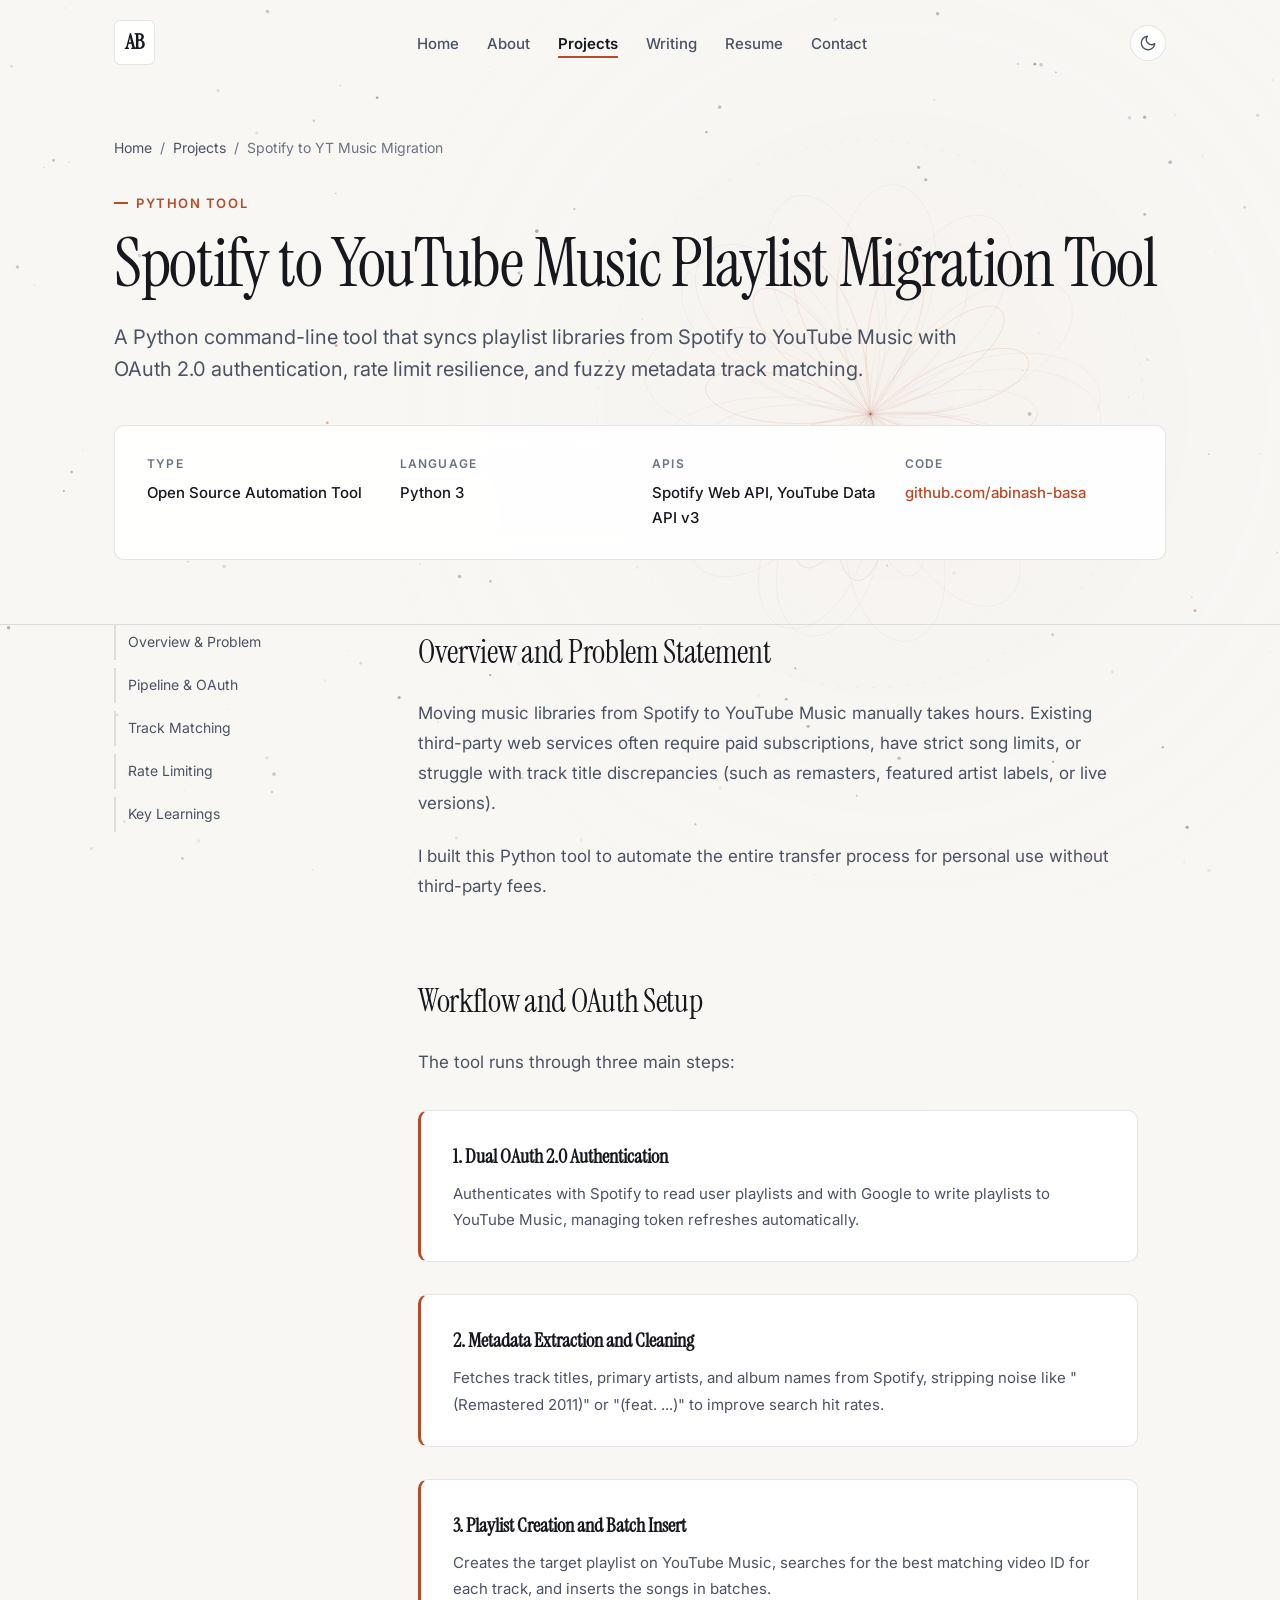
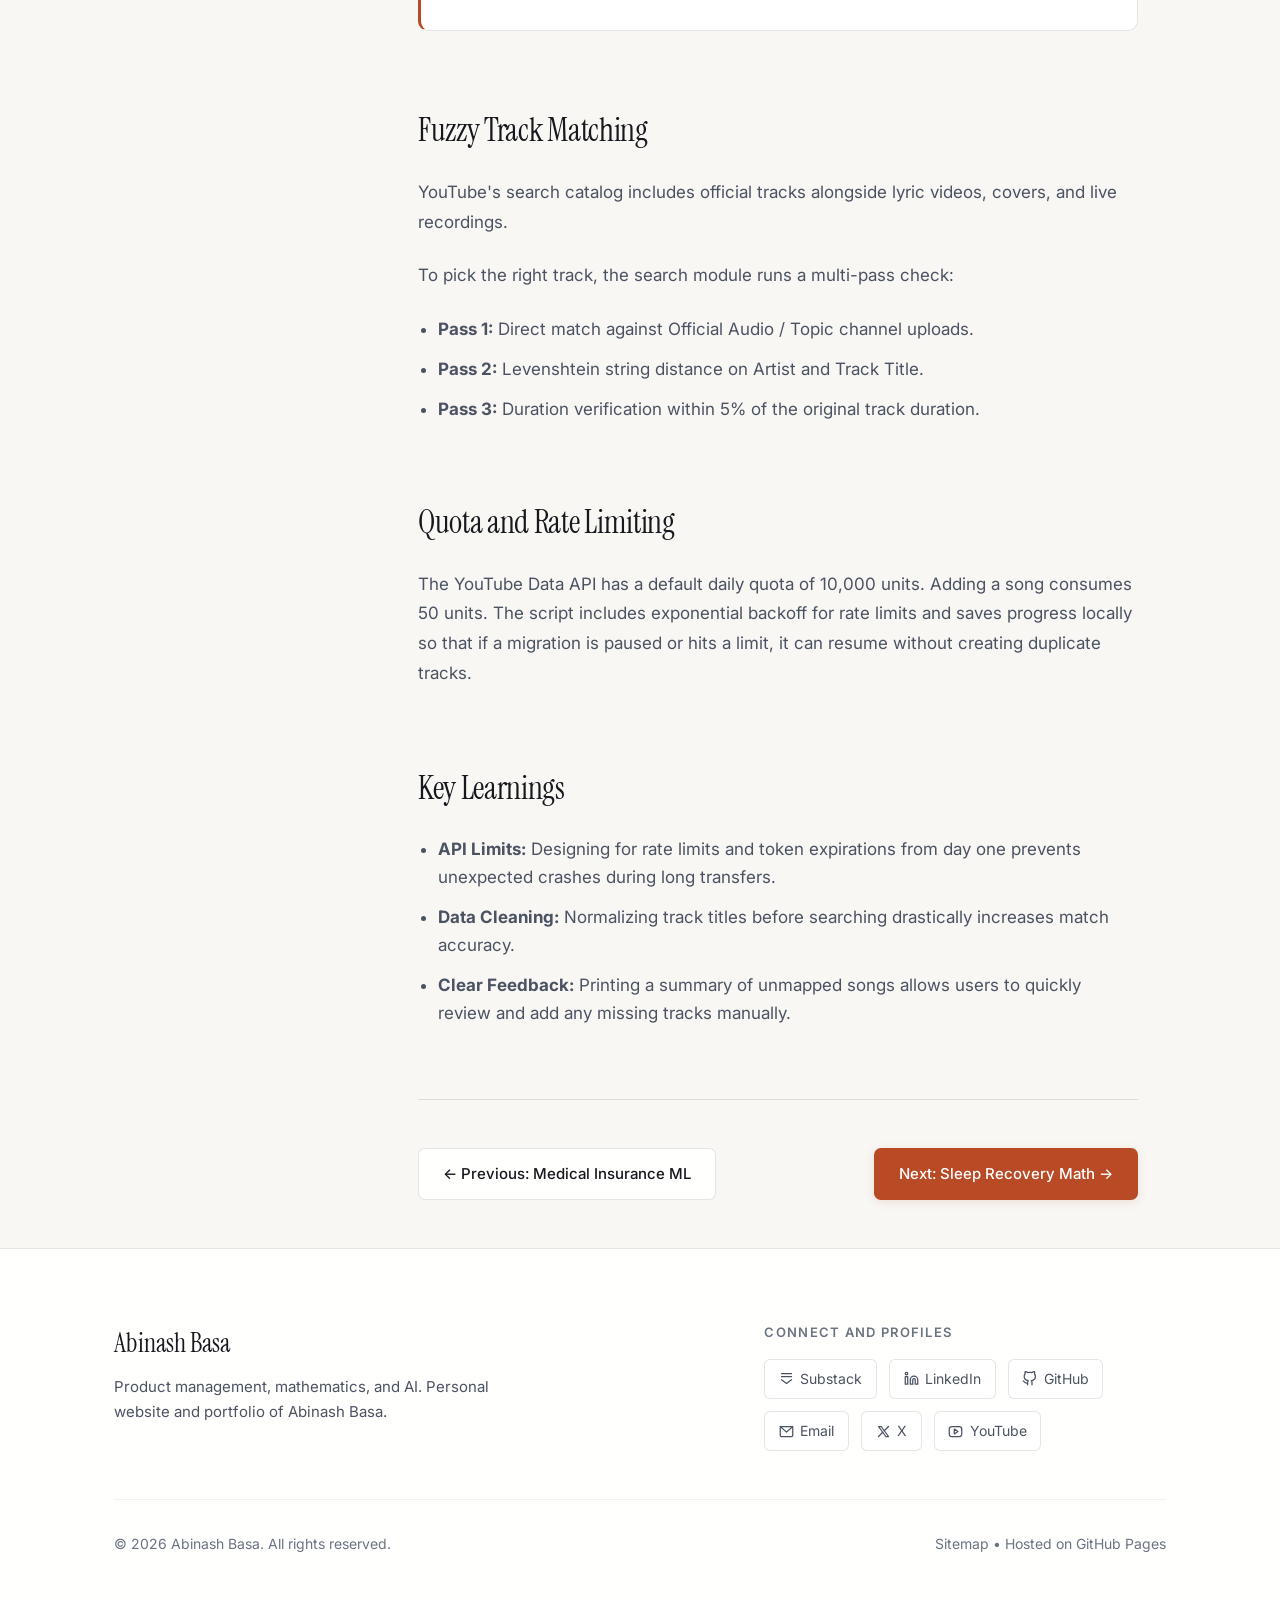
<file: projects/spotify-ytmusic-migration.html>
﻿<!DOCTYPE html>
<html lang="en">
<head>
  <meta charset="UTF-8">
  <meta name="viewport" content="width=device-width, initial-scale=1.0">

  <!-- Primary Meta Tags -->
  <title>Spotify to YouTube Music Playlist Migration Tool : Abinash Basa</title>
  <meta name="title" content="Spotify to YouTube Music Playlist Migration Tool : Abinash Basa">
  <meta name="description" content="A Python tool for migrating Spotify playlist libraries to YouTube Music using OAuth2 authentication, rate limiting, and fuzzy metadata matching.">
  <meta name="author" content="Abinash Basa">
  <link rel="canonical" href="https://abinash-basa.github.io/projects/spotify-ytmusic-migration.html">

  <!-- Open Graph / Facebook / LinkedIn -->
  <meta property="og:type" content="website">
  <meta property="og:url" content="https://abinash-basa.github.io/projects/spotify-ytmusic-migration.html">
  <meta property="og:title" content="Spotify to YouTube Music Playlist Migration Tool : Abinash Basa">
  <meta property="og:description" content="A Python tool for migrating Spotify playlist libraries to YouTube Music using OAuth2 authentication, rate limiting, and fuzzy metadata matching.">
  <meta property="og:image" content="https://abinash-basa.github.io/assets/images/og-preview.png">

  <!-- Twitter / X -->
  <meta name="twitter:card" content="summary_large_image">
  <meta name="twitter:url" content="https://abinash-basa.github.io/projects/spotify-ytmusic-migration.html">
  <meta name="twitter:title" content="Spotify to YouTube Music Playlist Migration Tool : Abinash Basa">
  <meta name="twitter:description" content="A Python tool for migrating Spotify playlist libraries to YouTube Music using OAuth2 authentication, rate limiting, and fuzzy metadata matching.">
  <meta name="twitter:image" content="https://abinash-basa.github.io/assets/images/og-preview.png">

  <!-- Favicon -->
  <link rel="icon" href="../favicon.svg" type="image/svg+xml">

  <!-- Google Fonts -->
  <link rel="preconnect" href="https://fonts.googleapis.com">
  <link rel="preconnect" href="https://fonts.gstatic.com" crossorigin>
  <link href="https://fonts.googleapis.com/css2?family=Instrument+Serif:ital@0;1&family=Inter:ital,opsz,wght@0,14..32,400;0,14..32,500;0,14..32,600;0,14..32,700;1,14..32,400&display=swap" rel="stylesheet">

  <!-- Universal Stylesheets -->
  <link rel="stylesheet" href="../css/main.css">
  <script type="application/ld+json">
  {
  "@context": "https://schema.org",
  "@type": "TechArticle",
  "headline": "Spotify to YouTube Music Migration Engine",
  "author": {
    "@type": "Person",
    "name": "Abinash Basa"
  },
  "description": "Python CLI tool transferring playlists between Spotify and YouTube Music with OAuth2 and fuzzy metadata search."
}
  </script>
  <link rel="stylesheet" href="../css/project-detail.css">
</head>
<body data-page="project-detail">
  <canvas id="cosmicCanvas" aria-hidden="true"></canvas>

  <a href="#mainContent" class="skip-link">Skip to main content</a>
  <header class="site-nav" id="siteNav">
    <div class="container nav-inner">
      <a href="../index.html" class="nav-brand" aria-label="Abinash Basa Home">
        <span class="brand-monogram">AB</span>
      </a>

      <nav aria-label="Primary Navigation">
        <ul class="nav-menu" id="navMenu">
          <li><a href="../index.html" class="nav-link ">Home</a></li>
          <li><a href="../about.html" class="nav-link ">About</a></li>
          <li><a href="../projects.html" class="nav-link is-active">Projects</a></li>
          <li><a href="../writing.html" class="nav-link ">Writing</a></li>
          <li><a href="../resume.html" class="nav-link ">Resume</a></li>
          <li><a href="../contact.html" class="nav-link ">Contact</a></li>
        </ul>
      </nav>

      <div class="nav-actions">
        <button class="theme-toggle-btn" id="themeToggle" aria-label="Toggle theme">
          <svg width="18" height="18" viewBox="0 0 24 24" fill="none" stroke="currentColor" stroke-width="1.8" stroke-linecap="round" stroke-linejoin="round"><circle cx="12" cy="12" r="5"/><line x1="12" y1="1" x2="12" y2="3"/><line x1="12" y1="21" x2="12" y2="23"/><line x1="4.22" y1="4.22" x2="5.64" y2="5.64"/><line x1="18.36" y1="18.36" x2="19.78" y2="19.78"/><line x1="1" y1="12" x2="3" y2="12"/><line x1="21" y1="12" x2="23" y2="12"/><line x1="4.22" y1="19.78" x2="5.64" y2="18.36"/><line x1="18.36" y1="5.64" x2="19.78" y2="4.22"/></svg>
        </button>
        <button class="nav-hamburger" id="navHamburger" aria-label="Toggle navigation menu" aria-expanded="false" aria-controls="navMenu">
          <span></span><span></span><span></span>
        </button>
      </div>
    </div>
  </header>

  <main id="mainContent">
    <header class="case-hero" aria-labelledby="caseHeading">
      <div class="container">
        <nav class="case-breadcrumb" aria-label="Breadcrumb">
          <a href="../index.html">Home</a>
          <span>/</span>
          <a href="../projects.html">Projects</a>
          <span>/</span>
          <span>Spotify to YT Music Migration</span>
        </nav>

        <span class="section-eyebrow reveal">Python Tool</span>
        <h1 class="case-title reveal" id="caseHeading">Spotify to YouTube Music Playlist Migration Tool</h1>
        <p class="case-subtitle reveal">
          A Python command-line tool that syncs playlist libraries from Spotify to YouTube Music with OAuth 2.0 authentication, rate limit resilience, and fuzzy metadata track matching.
        </p>

        <!-- Case Metadata Grid -->
        <div class="case-meta-grid reveal">
          <div class="case-meta-item">
            <span class="case-meta-label">Type</span>
            <span class="case-meta-value">Open Source Automation Tool</span>
          </div>
          <div class="case-meta-item">
            <span class="case-meta-label">Language</span>
            <span class="case-meta-value">Python 3</span>
          </div>
          <div class="case-meta-item">
            <span class="case-meta-label">APIs</span>
            <span class="case-meta-value">Spotify Web API, YouTube Data API v3</span>
          </div>
          <div class="case-meta-item">
            <span class="case-meta-label">Code</span>
            <span class="case-meta-value"><a href="https://github.com/abinash-basa" target="_blank" rel="noopener" style="color: var(--accent);">github.com/abinash-basa</a></span>
          </div>
        </div>
      </div>
    </header>

    <div class="container">
      <div class="case-layout">
        
        <!-- Sticky Sidebar Navigation -->
        <aside class="case-sidebar" aria-label="Project sections">
          <a href="#overview" class="case-nav-link">Overview &amp; Problem</a>
          <a href="#architecture" class="case-nav-link">Pipeline &amp; OAuth</a>
          <a href="#matching" class="case-nav-link">Track Matching</a>
          <a href="#resilience" class="case-nav-link">Rate Limiting</a>
          <a href="#takeaways" class="case-nav-link">Key Learnings</a>
        </aside>

        <!-- Case Content -->
        <div class="case-content">
          
          <section class="case-section reveal" id="overview">
            <h2 class="case-section-title">Overview and Problem Statement</h2>
            <p>
              Moving music libraries from Spotify to YouTube Music manually takes hours. Existing third-party web services often require paid subscriptions, have strict song limits, or struggle with track title discrepancies (such as remasters, featured artist labels, or live versions).
            </p>
            <p>
              I built this Python tool to automate the entire transfer process for personal use without third-party fees.
            </p>
          </section>

          <section class="case-section reveal" id="architecture">
            <h2 class="case-section-title">Workflow and OAuth Setup</h2>
            <p>
              The tool runs through three main steps:
            </p>

            <div class="case-callout">
              <h4>1. Dual OAuth 2.0 Authentication</h4>
              <p>
                Authenticates with Spotify to read user playlists and with Google to write playlists to YouTube Music, managing token refreshes automatically.
              </p>
            </div>

            <div class="case-callout">
              <h4>2. Metadata Extraction and Cleaning</h4>
              <p>
                Fetches track titles, primary artists, and album names from Spotify, stripping noise like "(Remastered 2011)" or "(feat. ...)" to improve search hit rates.
              </p>
            </div>

            <div class="case-callout">
              <h4>3. Playlist Creation and Batch Insert</h4>
              <p>
                Creates the target playlist on YouTube Music, searches for the best matching video ID for each track, and inserts the songs in batches.
              </p>
            </div>
          </section>

          <section class="case-section reveal" id="matching">
            <h2 class="case-section-title">Fuzzy Track Matching</h2>
            <p>
              YouTube's search catalog includes official tracks alongside lyric videos, covers, and live recordings.
            </p>
            <p>
              To pick the right track, the search module runs a multi-pass check:
            </p>
            <ul>
              <li><strong>Pass 1:</strong> Direct match against Official Audio / Topic channel uploads.</li>
              <li><strong>Pass 2:</strong> Levenshtein string distance on Artist and Track Title.</li>
              <li><strong>Pass 3:</strong> Duration verification within 5% of the original track duration.</li>
            </ul>
          </section>

          <section class="case-section reveal" id="resilience">
            <h2 class="case-section-title">Quota and Rate Limiting</h2>
            <p>
              The YouTube Data API has a default daily quota of 10,000 units. Adding a song consumes 50 units. The script includes exponential backoff for rate limits and saves progress locally so that if a migration is paused or hits a limit, it can resume without creating duplicate tracks.
            </p>
          </section>

          <section class="case-section reveal" id="takeaways">
            <h2 class="case-section-title">Key Learnings</h2>
            <ul>
              <li><strong>API Limits:</strong> Designing for rate limits and token expirations from day one prevents unexpected crashes during long transfers.</li>
              <li><strong>Data Cleaning:</strong> Normalizing track titles before searching drastically increases match accuracy.</li>
              <li><strong>Clear Feedback:</strong> Printing a summary of unmapped songs allows users to quickly review and add any missing tracks manually.</li>
            </ul>
          </section>

          <div class="case-footer-nav">
            <a href="medical-insurance-ml.html" class="btn btn-secondary">&larr; Previous: Medical Insurance ML</a>
            <a href="sleep-recovery-math.html" class="btn btn-primary">Next: Sleep Recovery Math &rarr;</a>
          </div>

        </div>
      </div>
    </div>
  </main>

  <footer class="site-footer">
    <div class="container">
      <div class="footer-grid">
        <div class="footer-brand">
          <h2>Abinash Basa</h2>
          <p>Product management, mathematics, and AI. Personal website and portfolio of Abinash Basa.</p>
        </div>

        <div class="footer-links-group">
          <span class="footer-links-title">Connect and Profiles</span>
          <div class="footer-social-row">
            <a href="https://substack.com/@abinashbasa" target="_blank" rel="noopener noreferrer" class="footer-social-link">
              <svg width="15" height="15" viewBox="0 0 24 24" fill="none" stroke="currentColor" stroke-width="2" stroke-linecap="round" stroke-linejoin="round"><line x1="4" y1="4" x2="20" y2="4"/><line x1="4" y1="9" x2="20" y2="9"/><path d="M4 14l8 6 8-6"/></svg>
              Substack
            </a>
            <a href="https://www.linkedin.com/in/theabinashbasa" target="_blank" rel="noopener noreferrer" class="footer-social-link">
              <svg width="15" height="15" viewBox="0 0 24 24" fill="none" stroke="currentColor" stroke-width="2" stroke-linecap="round" stroke-linejoin="round"><path d="M16 8a6 6 0 0 1 6 6v7h-4v-7a2 2 0 0 0-4 0v7h-4v-7a6 6 0 0 1 6-6z"/><rect x="2" y="9" width="4" height="12"/><circle cx="4" cy="4" r="2"/></svg>
              LinkedIn
            </a>
            <a href="https://github.com/abinash-basa" target="_blank" rel="noopener noreferrer" class="footer-social-link">
              <svg width="15" height="15" viewBox="0 0 24 24" fill="none" stroke="currentColor" stroke-width="2" stroke-linecap="round" stroke-linejoin="round"><path d="M9 19c-5 1.5-5-2.5-7-3m14 6v-3.87a3.37 3.37 0 0 0-.94-2.61c3.14-.35 6.44-1.54 6.44-7A5.44 5.44 0 0 0 20 4.77 5.07 5.07 0 0 0 19.91 1S18.73.65 16 2.48a13.38 13.38 0 0 0-7 0C6.27.65 5.09 1 5.09 1A5.07 5.07 0 0 0 5 4.77a5.44 5.44 0 0 0-1.5 3.78c0 5.42 3.3 6.61 6.44 7A3.37 3.37 0 0 0 9 18.13V22"/></svg>
              GitHub
            </a>
            <a href="mailto:abinashbasa15@gmail.com" class="footer-social-link">
              <svg width="15" height="15" viewBox="0 0 24 24" fill="none" stroke="currentColor" stroke-width="2" stroke-linecap="round" stroke-linejoin="round"><rect x="2" y="4" width="20" height="16" rx="2"/><polyline points="22,4 12,13 2,4"/></svg>
              Email
            </a>
            <a href="https://x.com/AbinashBasa1" target="_blank" rel="noopener noreferrer" class="footer-social-link">
              <svg width="15" height="15" viewBox="0 0 24 24" fill="none" stroke="currentColor" stroke-width="2" stroke-linecap="round" stroke-linejoin="round"><path d="M4 4l11.733 16h4.267l-11.733 -16z"/><path d="M4 20l6.768 -6.768m2.46 -2.46l6.772 -6.772"/></svg>
              X
            </a>
            <a href="https://www.youtube.com/@ventbyakb" target="_blank" rel="noopener noreferrer" class="footer-social-link">
              <svg width="15" height="15" viewBox="0 0 24 24" fill="none" stroke="currentColor" stroke-width="2" stroke-linecap="round" stroke-linejoin="round"><rect x="2" y="4" width="20" height="16" rx="4"/><polygon points="10,8 16,12 10,16"/></svg>
              YouTube
            </a>
          </div>
        </div>
      </div>

      <div class="footer-bottom">
        <p>&copy; 2026 Abinash Basa. All rights reserved.</p>
        <p><a href="../sitemap.xml" style="color: var(--text-muted);">Sitemap</a> &bull; Hosted on GitHub Pages</p>
      </div>
    </div>
  </footer>

  <script src="../js/cosmic-background.js" defer></script>
  <script src="../js/main.js" defer></script>
</body>
</html>
</file>
<file: css/main.css>
/* ==========================================================================
   Universal Design System - Abinash Basa Portfolio
   Mathematics | Analytics | Product Thinking | AI
   ========================================================================== */

/* --- Design Tokens --- */
:root {
  /* Color Palette - Deep Space (Primary Default) */
  --bg: #0A0B0E;
  --bg-surface: rgba(18, 20, 26, 0.75);
  --bg-surface-elevated: rgba(26, 29, 38, 0.90);
  --bg-surface-hover: rgba(34, 38, 50, 0.92);
  --nav-bg: rgba(10, 11, 14, 0.82);
  
  --text: #F3F4F6;
  --text-secondary: #A1A7B4;
  --text-muted: #717886;
  
  --accent: #E0845E;
  --accent-hover: #F09A75;
  --accent-glow: rgba(224, 132, 94, 0.18);
  --accent-subtle: rgba(224, 132, 94, 0.08);
  
  --border: rgba(255, 255, 255, 0.10);
  --border-subtle: rgba(255, 255, 255, 0.05);
  --border-focus: rgba(224, 132, 94, 0.50);
  
  --card-shadow: 0 4px 24px -1px rgba(0, 0, 0, 0.35);
  --card-shadow-hover: 0 12px 36px -2px rgba(0, 0, 0, 0.5), 0 0 24px -2px rgba(224, 132, 94, 0.12);
  
  /* Category Tag Accents */
  --cat-product: #E0845E;
  --cat-ai: #60A5FA;
  --cat-math: #A78BFA;
  --cat-tools: #34D399;
  --cat-research: #F472B6;

  /* Typography */
  --font-serif: 'Instrument Serif', Georgia, 'Times New Roman', serif;
  --font-sans: 'Inter', -apple-system, BlinkMacSystemFont, 'Segoe UI', Roboto, sans-serif;

  /* Layout Widths */
  --container-sm: 700px;
  --container-md: 860px;
  --container-lg: 1100px;
  --container-xl: 1220px;

  /* Transitions */
  --ease: cubic-bezier(0.16, 1, 0.3, 1);
  --duration: 0.3s;
}

/* Light Mode Overrides */
[data-theme="light"] {
  --bg: #F8F7F4;
  --bg-surface: rgba(255, 255, 255, 0.90);
  --bg-surface-elevated: #FFFFFF;
  --bg-surface-hover: #F2EFE8;
  --nav-bg: rgba(248, 247, 244, 0.86);
  
  --text: #16181D;
  --text-secondary: #4B5262;
  --text-muted: #6B7280;
  
  --accent: #B84A26;
  --accent-hover: #9E3C1B;
  --accent-glow: rgba(184, 74, 38, 0.14);
  --accent-subtle: rgba(184, 74, 38, 0.08);
  
  --border: rgba(0, 0, 0, 0.10);
  --border-subtle: rgba(0, 0, 0, 0.05);
  --border-focus: rgba(184, 74, 38, 0.50);
  
  --card-shadow: 0 4px 20px rgba(0, 0, 0, 0.05);
  --card-shadow-hover: 0 12px 32px rgba(0, 0, 0, 0.09), 0 0 20px rgba(184, 74, 38, 0.08);
}

/* --- Reset & Base --- */
*, *::before, *::after {
  margin: 0;
  padding: 0;
  box-sizing: border-box;
}

html {
  font-size: 16px;
  scroll-behavior: smooth;
  scroll-padding-top: 5.5rem;
  -webkit-text-size-adjust: 100%;
}

body {
  font-family: var(--font-sans);
  font-size: 1.0625rem;
  line-height: 1.7;
  color: var(--text);
  background-color: var(--bg);
  -webkit-font-smoothing: antialiased;
  -moz-osx-font-smoothing: grayscale;
  min-height: 100vh;
  display: flex;
  flex-direction: column;
  position: relative;
  overflow-x: hidden;
  transition: background-color var(--duration) var(--ease), color var(--duration) var(--ease);
}

body.menu-open {
  overflow: hidden;
}

/* Skip Navigation Link */
.skip-link {
  position: absolute;
  top: -100px;
  left: 1.5rem;
  background: var(--accent);
  color: #FFFFFF;
  padding: 0.75rem 1.25rem;
  z-index: 9999;
  border-radius: 6px;
  font-weight: 600;
  font-size: 0.9375rem;
  text-decoration: none;
  box-shadow: 0 4px 14px rgba(0, 0, 0, 0.3);
  transition: top 0.2s ease;
}

.skip-link:focus {
  top: 1rem;
  outline: 2px solid #FFFFFF;
  outline-offset: 2px;
}

/* --- Cosmic Canvas Container --- */
#cosmicCanvas {
  position: fixed;
  top: 0;
  left: 0;
  width: 100vw;
  height: 100vh;
  pointer-events: none;
  z-index: 0;
}

main {
  flex: 1;
  position: relative;
  z-index: 1;
}

/* --- Accessible Focus Outline --- */
:focus-visible {
  outline: 2px solid var(--accent);
  outline-offset: 3px;
}

/* --- Links & Typography --- */
a {
  color: var(--text);
  text-decoration: none;
  transition: color var(--duration) var(--ease), border-color var(--duration) var(--ease);
}

a:hover {
  color: var(--accent);
}

img, svg {
  display: block;
  max-width: 100%;
}

button {
  cursor: pointer;
  border: none;
  background: none;
  font: inherit;
  color: inherit;
}

/* --- Layout Containers --- */
.container {
  width: 100%;
  max-width: var(--container-lg);
  margin: 0 auto;
  padding: 0 1.5rem;
}

.container-sm { max-width: var(--container-sm); }
.container-md { max-width: var(--container-md); }
.container-xl { max-width: var(--container-xl); }

/* --- Section Typography & Eyebrows --- */
.section-eyebrow {
  display: inline-flex;
  align-items: center;
  gap: 0.5rem;
  font-size: 0.8125rem;
  font-weight: 600;
  text-transform: uppercase;
  letter-spacing: 0.12em;
  color: var(--accent);
  margin-bottom: 0.75rem;
}

.section-eyebrow::before {
  content: '';
  display: inline-block;
  width: 14px;
  height: 1.5px;
  background-color: var(--accent);
}

.section-heading {
  font-family: var(--font-serif);
  font-size: clamp(2rem, 4vw, 3rem);
  font-weight: 400;
  line-height: 1.15;
  letter-spacing: -0.02em;
  color: var(--text);
  margin-bottom: 1rem;
}

.section-lead {
  font-size: 1.125rem;
  line-height: 1.65;
  color: var(--text-secondary);
  max-width: 62ch;
}

/* --- Navigation Header --- */
.site-nav {
  position: fixed;
  top: 0;
  left: 0;
  right: 0;
  z-index: 100;
  padding: 1.25rem 0;
  transition: padding var(--duration) var(--ease), background var(--duration) var(--ease), border-color var(--duration) var(--ease), backdrop-filter var(--duration) var(--ease);
}

.site-nav.is-scrolled {
  padding: 0.875rem 0;
  background: var(--nav-bg);
  backdrop-filter: blur(18px);
  -webkit-backdrop-filter: blur(18px);
  border-bottom: 1px solid var(--border);
  box-shadow: 0 4px 20px rgba(0, 0, 0, 0.15);
}

.nav-inner {
  display: flex;
  align-items: center;
  justify-content: space-between;
}

.nav-brand {
  display: flex;
  align-items: center;
  gap: 0.75rem;
  text-decoration: none;
}

.brand-monogram {
  font-family: var(--font-serif);
  font-size: 1.35rem;
  font-weight: 700;
  color: var(--text);
  letter-spacing: -0.03em;
  padding: 0.2rem 0.6rem;
  border: 1px solid var(--border);
  border-radius: 6px;
  background: var(--bg-surface);
  backdrop-filter: blur(8px);
  transition: border-color var(--duration) var(--ease), transform var(--duration) var(--ease), color var(--duration) var(--ease);
}

.nav-brand:hover .brand-monogram {
  border-color: var(--accent);
  color: var(--accent);
  transform: translateY(-1px);
}

.nav-menu {
  display: flex;
  align-items: center;
  gap: 1.75rem;
  list-style: none;
}

.nav-link {
  font-size: 0.9375rem;
  font-weight: 500;
  color: var(--text-secondary);
  position: relative;
  padding: 0.35rem 0;
  transition: color var(--duration) var(--ease);
}

.nav-link::after {
  content: '';
  position: absolute;
  bottom: 0;
  left: 0;
  width: 0;
  height: 1.5px;
  background-color: var(--accent);
  transition: width var(--duration) var(--ease);
}

.nav-link:hover {
  color: var(--text);
}

.nav-link:hover::after,
.nav-link.is-active::after {
  width: 100%;
}

.nav-link.is-active {
  color: var(--text);
  font-weight: 600;
}

.nav-actions {
  display: flex;
  align-items: center;
  gap: 0.75rem;
}

/* Theme Toggle Button */
.theme-toggle-btn {
  width: 2.25rem;
  height: 2.25rem;
  display: flex;
  align-items: center;
  justify-content: center;
  border-radius: 50%;
  color: var(--text-secondary);
  border: 1px solid var(--border);
  background: var(--bg-surface);
  backdrop-filter: blur(8px);
  transition: all var(--duration) var(--ease);
}

.theme-toggle-btn:hover {
  color: var(--accent);
  border-color: var(--accent);
  transform: translateY(-1px);
}

/* Hamburger Toggle */
.nav-hamburger {
  display: none;
  flex-direction: column;
  justify-content: center;
  gap: 5px;
  width: 2.25rem;
  height: 2.25rem;
  padding: 0.35rem;
  border-radius: 6px;
  border: 1px solid var(--border);
  background: var(--bg-surface);
  backdrop-filter: blur(8px);
}

.nav-hamburger span {
  display: block;
  width: 100%;
  height: 1.5px;
  background-color: var(--text);
  transition: transform var(--duration) var(--ease), opacity var(--duration) var(--ease);
}

.nav-hamburger.is-active span:nth-child(1) {
  transform: translateY(6.5px) rotate(45deg);
}

.nav-hamburger.is-active span:nth-child(2) {
  opacity: 0;
}

.nav-hamburger.is-active span:nth-child(3) {
  transform: translateY(-6.5px) rotate(-45deg);
}

/* --- Buttons --- */
.btn {
  display: inline-flex;
  align-items: center;
  justify-content: center;
  gap: 0.5rem;
  font-size: 0.9375rem;
  font-weight: 500;
  padding: 0.75rem 1.5rem;
  border-radius: 7px;
  text-decoration: none;
  transition: all var(--duration) var(--ease);
  white-space: nowrap;
}

.btn-primary {
  background-color: var(--accent);
  color: #FFFFFF;
  border: 1px solid transparent;
  box-shadow: 0 2px 10px var(--accent-glow);
}

.btn-primary:hover {
  background-color: var(--accent-hover);
  color: #FFFFFF;
  transform: translateY(-1px);
  box-shadow: 0 4px 16px var(--accent-glow);
}

.btn-secondary {
  background-color: var(--bg-surface);
  color: var(--text);
  border: 1px solid var(--border);
  backdrop-filter: blur(8px);
}

.btn-secondary:hover {
  border-color: var(--accent);
  color: var(--accent);
  transform: translateY(-1px);
  background-color: var(--bg-surface-elevated);
}

.btn-ghost {
  background: transparent;
  color: var(--accent);
  padding: 0.5rem 0;
  font-weight: 600;
}

.btn-ghost:hover {
  color: var(--accent-hover);
  gap: 0.75rem;
}

.btn-sm {
  padding: 0.5rem 1rem;
  font-size: 0.875rem;
}

/* --- Cosmic Glass Cards --- */
.cosmic-card {
  background: var(--bg-surface);
  border: 1px solid var(--border);
  border-radius: 12px;
  padding: 2rem;
  backdrop-filter: blur(16px);
  -webkit-backdrop-filter: blur(16px);
  box-shadow: var(--card-shadow);
  transition: transform var(--duration) var(--ease), border-color var(--duration) var(--ease), box-shadow var(--duration) var(--ease), background var(--duration) var(--ease);
  position: relative;
  overflow: hidden;
}

.cosmic-card:hover {
  transform: translateY(-3px);
  border-color: var(--border-focus);
  box-shadow: var(--card-shadow-hover);
  background: var(--bg-surface-elevated);
}

/* Category Pill Badges */
.badge {
  display: inline-flex;
  align-items: center;
  gap: 0.35rem;
  font-size: 0.75rem;
  font-weight: 600;
  letter-spacing: 0.04em;
  text-transform: uppercase;
  padding: 0.25rem 0.65rem;
  border-radius: 100px;
  background: var(--accent-subtle);
  color: var(--accent);
  border: 1px solid var(--border-subtle);
}

.badge-dot {
  width: 6px;
  height: 6px;
  border-radius: 50%;
  background-color: currentColor;
}

/* --- Footer --- */
.site-footer {
  margin-top: auto;
  border-top: 1px solid var(--border);
  padding: 4.5rem 0 3rem;
  background: var(--bg-surface);
  backdrop-filter: blur(16px);
  position: relative;
  z-index: 1;
}

.footer-grid {
  display: grid;
  grid-template-columns: 1.5fr 1fr;
  gap: 3rem;
  margin-bottom: 3rem;
}

.footer-brand h2 {
  font-family: var(--font-serif);
  font-size: 1.65rem;
  font-weight: 400;
  color: var(--text);
  margin-bottom: 0.5rem;
}

.footer-brand p {
  color: var(--text-secondary);
  font-size: 0.9375rem;
  max-width: 44ch;
}

.footer-links-group {
  display: flex;
  flex-direction: column;
  gap: 0.75rem;
}

.footer-links-title {
  font-size: 0.8125rem;
  font-weight: 600;
  text-transform: uppercase;
  letter-spacing: 0.1em;
  color: var(--text-muted);
  margin-bottom: 0.25rem;
}

.footer-social-row {
  display: flex;
  flex-wrap: wrap;
  gap: 0.75rem;
}

.footer-social-link {
  display: inline-flex;
  align-items: center;
  gap: 0.4rem;
  padding: 0.45rem 0.85rem;
  border-radius: 6px;
  border: 1px solid var(--border);
  background: var(--bg-surface-elevated);
  font-size: 0.875rem;
  color: var(--text-secondary);
  transition: all var(--duration) var(--ease);
}

.footer-social-link:hover {
  color: var(--accent);
  border-color: var(--accent);
  transform: translateY(-1px);
}

.footer-bottom {
  padding-top: 2rem;
  border-top: 1px solid var(--border-subtle);
  display: flex;
  align-items: center;
  justify-content: space-between;
  font-size: 0.875rem;
  color: var(--text-muted);
}

/* --- Scroll Reveal & Progressive Enhancement (No-JS Safe) --- */
.reveal {
  opacity: 1;
  transform: none;
}

html.js-enabled .reveal {
  opacity: 0;
  transform: translateY(22px);
  transition: opacity 0.65s var(--ease), transform 0.65s var(--ease);
}

html.js-enabled .reveal.is-visible {
  opacity: 1;
  transform: translateY(0);
}

/* Reduced Motion Override */
@media (prefers-reduced-motion: reduce) {
  html {
    scroll-behavior: auto !important;
  }
  *, *::before, *::after {
    animation-duration: 0.01ms !important;
    animation-iteration-count: 1 !important;
    transition-duration: 0.01ms !important;
  }
  html.js-enabled .reveal {
    opacity: 1 !important;
    transform: none !important;
    transition: none !important;
  }
}

/* --- Responsive Media Queries --- */
@media (max-width: 860px) {
  .footer-grid {
    grid-template-columns: 1fr;
    gap: 2rem;
  }
}

@media (max-width: 768px) {
  .site-nav {
    padding: 1rem 0;
  }

  .nav-hamburger {
    display: flex;
  }

  .nav-menu {
    position: fixed;
    top: 4.5rem;
    left: 0;
    right: 0;
    background: var(--nav-bg);
    backdrop-filter: blur(24px);
    -webkit-backdrop-filter: blur(24px);
    border-bottom: 1px solid var(--border);
    flex-direction: column;
    align-items: flex-start;
    padding: 1.5rem;
    gap: 1.25rem;
    transform: translateY(-130%);
    opacity: 0;
    pointer-events: none;
    transition: transform var(--duration) var(--ease), opacity var(--duration) var(--ease);
    box-shadow: 0 12px 30px rgba(0,0,0,0.3);
  }

  .nav-menu.is-open {
    transform: translateY(0);
    opacity: 1;
    pointer-events: auto;
  }

  .nav-link {
    font-size: 1.125rem;
    width: 100%;
    padding: 0.5rem 0;
  }

  .footer-bottom {
    flex-direction: column;
    gap: 0.75rem;
    text-align: center;
  }
}
</file>
<file: css/home.css>
/* ==========================================================================
   Homepage Specific Styles - Abinash Basa Portfolio
   ========================================================================== */

/* --- Hero Section --- */
.hero-section {
  position: relative;
  min-height: calc(100vh - 5rem);
  min-height: calc(100dvh - 5rem);
  display: flex;
  align-items: center;
  padding: 8rem 0 5rem;
}

.hero-content {
  max-width: 780px;
}

.hero-name {
  font-family: var(--font-serif);
  font-size: clamp(3rem, 7vw, 5.25rem);
  font-weight: 400;
  line-height: 1.05;
  letter-spacing: -0.03em;
  color: var(--text);
  margin-bottom: 1.25rem;
}

.hero-positioning {
  font-size: clamp(1.125rem, 2.2vw, 1.4rem);
  font-weight: 500;
  color: var(--accent);
  letter-spacing: -0.01em;
  margin-bottom: 1.25rem;
  display: flex;
  align-items: center;
  flex-wrap: wrap;
  gap: 0.5rem;
}

.hero-positioning span.dot {
  color: var(--text-muted);
  font-size: 0.8rem;
}

.hero-statement {
  font-size: 1.1875rem;
  line-height: 1.65;
  color: var(--text-secondary);
  max-width: 58ch;
  margin-bottom: 2.25rem;
}

.hero-actions {
  display: flex;
  align-items: center;
  flex-wrap: wrap;
  gap: 1rem;
}

/* --- Selected Work Section --- */
.home-section {
  padding: 6rem 0;
  border-top: 1px solid var(--border-subtle);
}

.section-header-flex {
  display: flex;
  align-items: flex-end;
  justify-content: space-between;
  margin-bottom: 3rem;
  gap: 2rem;
  flex-wrap: wrap;
}

.featured-grid {
  display: grid;
  grid-template-columns: 1fr;
  gap: 2rem;
}

.featured-card {
  padding: 2.5rem;
  display: grid;
  grid-template-columns: 1fr auto;
  gap: 2rem;
  align-items: center;
}

.featured-card-info {
  display: flex;
  flex-direction: column;
}

.featured-card-meta {
  display: flex;
  align-items: center;
  gap: 0.75rem;
  margin-bottom: 0.875rem;
}

.featured-card-title {
  font-family: var(--font-serif);
  font-size: 1.85rem;
  font-weight: 400;
  color: var(--text);
  margin-bottom: 0.75rem;
  line-height: 1.25;
}

.featured-card-desc {
  color: var(--text-secondary);
  font-size: 1.0625rem;
  line-height: 1.65;
  margin-bottom: 1.5rem;
  max-width: 68ch;
}

.featured-card-tags {
  display: flex;
  flex-wrap: wrap;
  gap: 0.5rem;
}

.tech-tag {
  font-size: 0.8125rem;
  padding: 0.2rem 0.65rem;
  border-radius: 4px;
  background: var(--bg-surface-elevated);
  border: 1px solid var(--border);
  color: var(--text-secondary);
}

.featured-card-action {
  display: flex;
  align-items: center;
}

/* --- Writing Spotlight --- */
.writing-spotlight-box {
  padding: 3rem;
  display: grid;
  grid-template-columns: 1.2fr 1fr;
  gap: 3rem;
  align-items: center;
}

.writing-spotlight-title {
  font-family: var(--font-serif);
  font-size: 2rem;
  color: var(--text);
  margin-bottom: 1rem;
  line-height: 1.2;
}

.writing-spotlight-desc {
  color: var(--text-secondary);
  font-size: 1.0625rem;
  line-height: 1.65;
  margin-bottom: 1.5rem;
}

.writing-topics-list {
  list-style: none;
  display: flex;
  flex-direction: column;
  gap: 0.875rem;
}

.writing-topic-item {
  display: flex;
  align-items: center;
  gap: 0.75rem;
  font-size: 0.9375rem;
  color: var(--text);
  padding: 0.65rem 1rem;
  border-radius: 6px;
  background: var(--bg-surface-elevated);
  border: 1px solid var(--border);
}

.writing-topic-icon {
  color: var(--accent);
}

/* --- About Teaser --- */
.about-teaser-grid {
  display: grid;
  grid-template-columns: 1fr 1fr;
  gap: 3.5rem;
  align-items: center;
}

.about-quote {
  font-family: var(--font-serif);
  font-style: italic;
  font-size: clamp(1.35rem, 2.5vw, 1.75rem);
  color: var(--text);
  line-height: 1.45;
  border-left: 2px solid var(--accent);
  padding-left: 1.5rem;
}

.about-teaser-body p {
  color: var(--text-secondary);
  font-size: 1.0625rem;
  line-height: 1.7;
  margin-bottom: 1.5rem;
}

/* Responsive */
@media (max-width: 860px) {
  .featured-card {
    grid-template-columns: 1fr;
    gap: 1.5rem;
  }
  .writing-spotlight-box {
    grid-template-columns: 1fr;
    padding: 2rem;
  }
  .about-teaser-grid {
    grid-template-columns: 1fr;
    gap: 2rem;
  }
}

@media (max-width: 480px) {
  .hero-actions {
    flex-direction: column;
    align-items: stretch;
  }
  .featured-card {
    padding: 1.5rem;
  }
}
</file>
<file: css/projects.css>
/* ==========================================================================
   Projects Archive Styles - Abinash Basa Portfolio
   ========================================================================== */

.page-header {
  padding: 8rem 0 4rem;
  border-bottom: 1px solid var(--border-subtle);
}

.page-title {
  font-family: var(--font-serif);
  font-size: clamp(2.5rem, 5vw, 4rem);
  font-weight: 400;
  color: var(--text);
  margin-bottom: 1rem;
  letter-spacing: -0.02em;
}

.page-description {
  font-size: 1.1875rem;
  color: var(--text-secondary);
  max-width: 60ch;
  line-height: 1.65;
}

/* Filter Bar */
.filter-bar {
  display: flex;
  align-items: center;
  flex-wrap: wrap;
  gap: 0.65rem;
  margin: 3rem 0 2.5rem;
}

.filter-btn {
  font-size: 0.875rem;
  font-weight: 500;
  padding: 0.45rem 1rem;
  border-radius: 100px;
  border: 1px solid var(--border);
  background: var(--bg-surface);
  color: var(--text-secondary);
  transition: all var(--duration) var(--ease);
}

.filter-btn:hover {
  border-color: var(--accent);
  color: var(--text);
}

.filter-btn.is-active {
  background: var(--accent);
  color: #FFFFFF;
  border-color: var(--accent);
  box-shadow: 0 2px 8px var(--accent-glow);
}

/* Projects Archive Grid */
.projects-archive-grid {
  display: grid;
  grid-template-columns: repeat(auto-fill, minmax(340px, 1fr));
  gap: 2rem;
  margin-bottom: 6rem;
}

.project-archive-card {
  display: flex;
  flex-direction: column;
  justify-content: space-between;
  padding: 2.25rem;
  min-height: 380px;
}

.card-top {
  display: flex;
  flex-direction: column;
}

.card-category-row {
  display: flex;
  align-items: center;
  justify-content: space-between;
  margin-bottom: 1.25rem;
}

.project-archive-title {
  font-family: var(--font-serif);
  font-size: 1.65rem;
  font-weight: 400;
  color: var(--text);
  margin-bottom: 0.875rem;
  line-height: 1.3;
}

.project-archive-desc {
  color: var(--text-secondary);
  font-size: 0.9375rem;
  line-height: 1.65;
  margin-bottom: 1.5rem;
}

.card-bottom {
  display: flex;
  flex-direction: column;
  gap: 1.25rem;
  padding-top: 1.25rem;
  border-top: 1px solid var(--border-subtle);
}

.project-tags-row {
  display: flex;
  flex-wrap: wrap;
  gap: 0.4rem;
}

.project-card-link {
  display: inline-flex;
  align-items: center;
  gap: 0.4rem;
  font-size: 0.9375rem;
  font-weight: 600;
  color: var(--accent);
  transition: gap var(--duration) var(--ease);
}

.project-card-link:hover {
  gap: 0.65rem;
}

@media (max-width: 480px) {
  .projects-archive-grid {
    grid-template-columns: 1fr;
  }
}
</file>
<file: css/resume.css>
/* ==========================================================================
   Resume / Web CV Styles - Abinash Basa Portfolio
   ========================================================================== */

.resume-header-toolbar {
  display: flex;
  align-items: center;
  justify-content: space-between;
  gap: 1.5rem;
  flex-wrap: wrap;
  padding: 2rem 0 3rem;
  border-bottom: 1px solid var(--border);
}

.resume-toolbar-actions {
  display: flex;
  align-items: center;
  gap: 1rem;
}

/* Resume Layout */
.resume-paper {
  padding: 4rem 0;
}

.resume-block {
  margin-bottom: 4rem;
}

.resume-section-title {
  font-family: var(--font-serif);
  font-size: 1.75rem;
  font-weight: 400;
  color: var(--text);
  margin-bottom: 2rem;
  padding-bottom: 0.75rem;
  border-bottom: 1px solid var(--border-subtle);
  display: flex;
  align-items: center;
  justify-content: space-between;
}

/* Timeline Cards */
.resume-entry {
  padding: 2rem;
  margin-bottom: 1.5rem;
  border-radius: 10px;
  background: var(--bg-surface);
  border: 1px solid var(--border);
}

.resume-entry-header {
  display: flex;
  align-items: flex-start;
  justify-content: space-between;
  gap: 1rem;
  margin-bottom: 1rem;
  flex-wrap: wrap;
}

.resume-role {
  font-size: 1.25rem;
  font-weight: 600;
  color: var(--text);
  margin-bottom: 0.25rem;
}

.resume-company {
  font-size: 1rem;
  color: var(--accent);
  font-weight: 500;
}

.resume-date {
  font-size: 0.875rem;
  color: var(--text-muted);
  background: var(--bg-surface-elevated);
  padding: 0.25rem 0.75rem;
  border-radius: 4px;
  border: 1px solid var(--border);
}

.resume-bullets {
  list-style: none;
  display: flex;
  flex-direction: column;
  gap: 0.75rem;
}

.resume-bullets li {
  position: relative;
  padding-left: 1.5rem;
  font-size: 0.9375rem;
  color: var(--text-secondary);
  line-height: 1.65;
}

.resume-bullets li::before {
  content: '•';
  position: absolute;
  left: 0.35rem;
  color: var(--accent);
  font-size: 1.25rem;
  line-height: 1;
}

/* Skills Matrix */
.skills-grid {
  display: grid;
  grid-template-columns: repeat(auto-fit, minmax(280px, 1fr));
  gap: 1.5rem;
}

.skill-category-card {
  padding: 1.75rem;
  border-radius: 10px;
  background: var(--bg-surface);
  border: 1px solid var(--border);
}

.skill-cat-title {
  font-size: 1rem;
  font-weight: 600;
  color: var(--text);
  margin-bottom: 1rem;
  display: flex;
  align-items: center;
  gap: 0.5rem;
}

.skill-pills {
  display: flex;
  flex-wrap: wrap;
  gap: 0.5rem;
}

.skill-pill {
  font-size: 0.8125rem;
  padding: 0.3rem 0.75rem;
  border-radius: 4px;
  background: var(--bg-surface-elevated);
  border: 1px solid var(--border);
  color: var(--text-secondary);
}

/* Print Styles */
@media print {
  body {
    background: #FFFFFF !important;
    color: #000000 !important;
  }
  #cosmicCanvas, .site-nav, .site-footer, .resume-header-toolbar, .btn {
    display: none !important;
  }
  .resume-paper {
    padding: 0 !important;
  }
  .resume-entry, .skill-category-card {
    border: 1px solid #DDDDDD !important;
    background: transparent !important;
    box-shadow: none !important;
    page-break-inside: avoid;
  }
  .resume-role, .resume-section-title, .skill-cat-title {
    color: #000000 !important;
  }
  .resume-company {
    color: #333333 !important;
  }
  .resume-bullets li {
    color: #333333 !important;
  }
}
</file>
<file: css/project-detail.css>
/* ==========================================================================
   Project Detail / Case Study Styles - Abinash Basa Portfolio
   ========================================================================== */

.case-hero {
  padding: 8.5rem 0 4rem;
  border-bottom: 1px solid var(--border);
  position: relative;
}

.case-breadcrumb {
  display: flex;
  align-items: center;
  gap: 0.5rem;
  font-size: 0.875rem;
  color: var(--text-muted);
  margin-bottom: 1.5rem;
}

.case-breadcrumb a {
  color: var(--text-secondary);
}

.case-title {
  font-family: var(--font-serif);
  font-size: clamp(2.5rem, 5.5vw, 4.25rem);
  font-weight: 400;
  color: var(--text);
  line-height: 1.1;
  letter-spacing: -0.02em;
  margin-bottom: 1.25rem;
}

.case-subtitle {
  font-size: 1.25rem;
  line-height: 1.6;
  color: var(--text-secondary);
  max-width: 65ch;
  margin-bottom: 2.5rem;
}

/* Metadata Grid */
.case-meta-grid {
  display: grid;
  grid-template-columns: repeat(auto-fit, minmax(180px, 1fr));
  gap: 1.5rem;
  padding: 1.75rem 2rem;
  border-radius: 10px;
  background: var(--bg-surface);
  border: 1px solid var(--border);
  backdrop-filter: blur(12px);
}

.case-meta-item {
  display: flex;
  flex-direction: column;
  gap: 0.35rem;
}

.case-meta-label {
  font-size: 0.75rem;
  font-weight: 600;
  text-transform: uppercase;
  letter-spacing: 0.1em;
  color: var(--text-muted);
}

.case-meta-value {
  font-size: 0.9375rem;
  font-weight: 500;
  color: var(--text);
}

/* Case Study Content Layout */
.case-body {
  padding: 5rem 0;
}

.case-layout {
  display: grid;
  grid-template-columns: 240px 1fr;
  gap: 4rem;
  align-items: flex-start;
}

.case-sidebar {
  position: sticky;
  top: 6.5rem;
  display: flex;
  flex-direction: column;
  gap: 0.5rem;
}

.case-sidebar-title {
  font-size: 0.75rem;
  font-weight: 600;
  text-transform: uppercase;
  letter-spacing: 0.12em;
  color: var(--text-muted);
  margin-bottom: 0.5rem;
}

.case-nav-link {
  font-size: 0.875rem;
  color: var(--text-secondary);
  padding: 0.35rem 0.75rem;
  border-left: 2px solid var(--border);
  transition: all var(--duration) var(--ease);
}

.case-nav-link:hover {
  color: var(--accent);
  border-left-color: var(--accent);
}

.case-content {
  max-width: 720px;
}

.case-section {
  margin-bottom: 4.5rem;
}

.case-section-title {
  font-family: var(--font-serif);
  font-size: 2rem;
  font-weight: 400;
  color: var(--text);
  margin-bottom: 1.25rem;
  letter-spacing: -0.01em;
}

.case-content p {
  color: var(--text-secondary);
  font-size: 1.0625rem;
  line-height: 1.75;
  margin-bottom: 1.5rem;
}

.case-content ul {
  margin: 1rem 0 1.5rem 1.25rem;
  color: var(--text-secondary);
}

.case-content li {
  margin-bottom: 0.75rem;
  line-height: 1.65;
}

.case-callout {
  padding: 1.75rem 2rem;
  border-radius: 10px;
  background: var(--bg-surface-elevated);
  border: 1px solid var(--border);
  border-left: 3px solid var(--accent);
  margin: 2rem 0;
}

.case-callout h4 {
  font-family: var(--font-serif);
  font-size: 1.25rem;
  color: var(--text);
  margin-bottom: 0.5rem;
}

.case-callout p {
  font-size: 0.9375rem;
  color: var(--text-secondary);
  margin-bottom: 0;
}

/* Stats Metric Grid */
.metric-grid {
  display: grid;
  grid-template-columns: repeat(auto-fit, minmax(180px, 1fr));
  gap: 1.5rem;
  margin: 2rem 0;
}

.metric-card {
  padding: 1.5rem;
  border-radius: 8px;
  background: var(--bg-surface);
  border: 1px solid var(--border);
  text-align: center;
}

.metric-number {
  font-family: var(--font-serif);
  font-size: 2.25rem;
  color: var(--accent);
  margin-bottom: 0.25rem;
}

.metric-label {
  font-size: 0.8125rem;
  color: var(--text-secondary);
}

/* Document / PDF Action Banner */
.doc-action-box {
  padding: 2.5rem;
  border-radius: 12px;
  background: var(--bg-surface-elevated);
  border: 1px solid var(--border);
  display: flex;
  align-items: center;
  justify-content: space-between;
  gap: 2rem;
  margin: 3rem 0;
  flex-wrap: wrap;
}

.doc-action-info h4 {
  font-family: var(--font-serif);
  font-size: 1.5rem;
  color: var(--text);
  margin-bottom: 0.5rem;
}

.doc-action-info p {
  font-size: 0.9375rem;
  color: var(--text-secondary);
  margin-bottom: 0;
}

/* Case Study Navigation Footer */
.case-footer-nav {
  padding: 3rem 0;
  border-top: 1px solid var(--border);
  display: flex;
  justify-content: space-between;
  align-items: center;
  gap: 2rem;
  flex-wrap: wrap;
}

@media (max-width: 860px) {
  .case-layout {
    grid-template-columns: 1fr;
  }
  .case-sidebar {
    display: none;
  }
}
</file>
